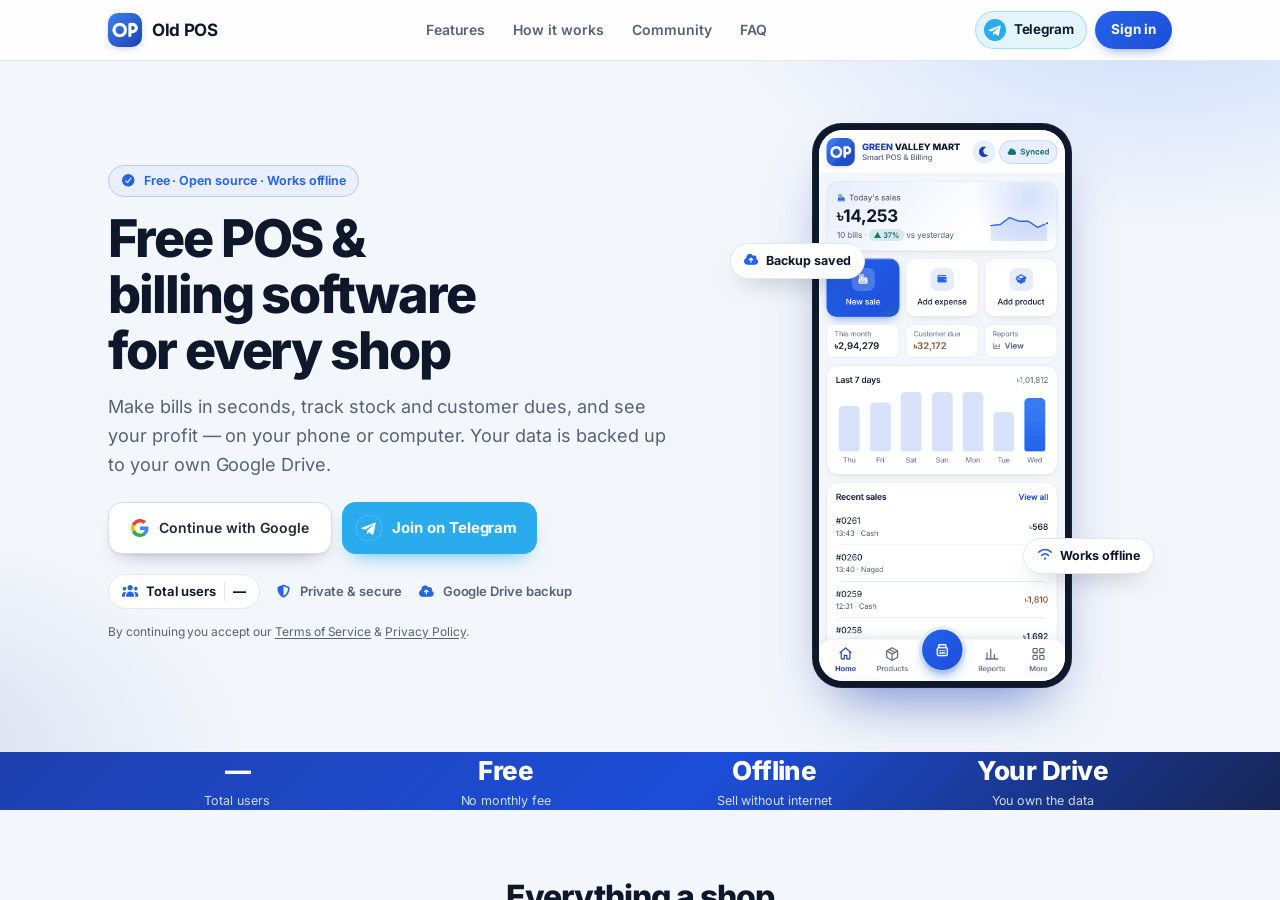
<file: index.html>
<!DOCTYPE html>
<html lang="en">
<head>
    <meta charset="UTF-8">
    <meta http-equiv="Content-Security-Policy" content="default-src 'self'; script-src 'self' 'unsafe-inline' https://accounts.google.com; style-src 'self' 'unsafe-inline' https://accounts.google.com; img-src 'self' data: blob: https://*.googleusercontent.com; font-src 'self' data:; connect-src 'self' https://*.googleapis.com https://accounts.google.com https://script.google.com https://script.googleusercontent.com; frame-src https://accounts.google.com; worker-src 'self'; manifest-src 'self'; object-src 'none'; base-uri 'self'; form-action 'self'; media-src 'self' blob:">
    <meta name="referrer" content="strict-origin-when-cross-origin">
    <meta name="viewport" content="width=device-width, initial-scale=1, viewport-fit=cover">
    <meta name="color-scheme" content="light dark">
    <title>Old POS – Free Offline POS & Billing Software for Shops</title>
    <meta name="description" content="Old POS is free, open-source POS and billing software that works offline. Barcode scanning, inventory, customer dues, expenses, reports and Google Drive backup.">
    <meta name="keywords" content="free POS software, offline POS, open source POS, point of sale app, billing software, POS for small business, inventory management software, barcode scanner POS, retail POS software, grocery POS, pharmacy POS, shop management software, customer due tracking, free billing app, POS system PWA, Old POS">
    <meta name="robots" content="index, follow, max-image-preview:large, max-snippet:-1, max-video-preview:-1">
    <meta name="author" content="Mehedi Hasan">
    <meta name="application-name" content="Old POS">
    <meta name="format-detection" content="telephone=no">
    <link rel="canonical" href="https://oldpos.com/">
    <link rel="alternate" hreflang="en" href="https://oldpos.com/">
    <link rel="alternate" hreflang="x-default" href="https://oldpos.com/">
    <meta property="og:type" content="website">
    <meta property="og:site_name" content="Old POS">
    <meta property="og:url" content="https://oldpos.com/">
    <meta property="og:title" content="Old POS – Free Offline POS & Billing Software for Shops">
    <meta property="og:description" content="Free offline POS and billing software for small shops: fast checkout, barcode scanning, inventory, customer dues, profit reports and Google Drive backup. No fees, no sign-up cost.">
    <meta property="og:image" content="https://oldpos.com/assets/icons/og-image.png">
    <meta property="og:image:width" content="1200">
    <meta property="og:image:height" content="630">
    <meta property="og:image:alt" content="Old POS – Simple POS for Every Business">
    <meta property="og:locale" content="en_US">
    <meta name="twitter:card" content="summary_large_image">
    <meta name="twitter:title" content="Old POS – Free Offline POS & Billing Software for Shops">
    <meta name="twitter:description" content="Free offline POS and billing software for small shops: fast checkout, barcode scanning, inventory, customer dues, profit reports and Google Drive backup. No fees, no sign-up cost.">
    <meta name="twitter:image" content="https://oldpos.com/assets/icons/og-image.png">
    <script type="application/ld+json">{"@context":"https://schema.org","@graph":[{"@type":"WebSite","@id":"https://oldpos.com/#website","url":"https://oldpos.com/","name":"Old POS","description":"Old POS is free, open-source POS and billing software that works offline. Barcode scanning, inventory, customer dues, expenses, reports and Google Drive backup.","inLanguage":"en","publisher":{"@id":"https://oldpos.com/#author"}},{"@type":"Person","@id":"https://oldpos.com/#author","name":"Mehedi Hasan","sameAs":["https://www.facebook.com/mehedi.exx"]},{"@type":"SoftwareApplication","@id":"https://oldpos.com/#app","name":"Old POS","alternateName":["Old POS Simple POS for Every Business","oldpos","Old POS software"],"url":"https://oldpos.com/","description":"Old POS is a free, open-source, offline-first point of sale (POS) and billing web app for small and medium businesses worldwide: fast checkout, barcode scanning, inventory with low-stock and expiry alerts, customer dues, suppliers, expenses, profit reports and automatic Google Drive backup. Installable on Android, iPhone, Windows, Mac and Linux.","applicationCategory":"BusinessApplication","applicationSubCategory":"Point of Sale","operatingSystem":"Web, Android, iOS, Windows, macOS, Linux","browserRequirements":"Requires a modern browser (Chrome, Edge, Safari, Firefox)","softwareVersion":"12.10.0","inLanguage":"en","isAccessibleForFree":true,"license":"https://opensource.org/licenses/MIT","image":"https://oldpos.com/assets/icons/og-image.png","screenshot":["https://oldpos.com/assets/screenshots/02-dashboard.png","https://oldpos.com/assets/screenshots/03-products.png","https://oldpos.com/assets/screenshots/08-reports.png","https://oldpos.com/assets/screenshots/desktop-02-dashboard.png","https://oldpos.com/assets/screenshots/desktop-10-sales-counter.png"],"featureList":["Works offline","Fast billing and checkout","Barcode scanning with the phone camera","Bluetooth thermal receipt printing","Customer due ledger","Inventory with low-stock and expiry alerts","Purchases and supplier ledger","Expense tracking","Sales and profit reports","PIN lock","Automatic Google Drive backup","Installable on Android, iPhone, Windows and Mac"],"offers":{"@type":"Offer","price":"0","priceCurrency":"USD"},"author":{"@id":"https://oldpos.com/#author"}}]}</script>
    <noscript><style>body::before{content:"Old POS needs JavaScript. Please enable it to open your shop.";display:block;padding:20px;text-align:center}</style></noscript>
    <script>(function(){try{var m=localStorage.getItem('esypos_theme')||'auto';if(m==='dark'||(m==='auto'&&window.matchMedia('(prefers-color-scheme: dark)').matches))document.documentElement.classList.add('dark')}catch(e){}})()</script>

<script>(function(){var n=true;try{n=localStorage.getItem('esypos_g_on')!=='1'}catch(e){}if(n)document.documentElement.classList.add('needs-login')})();</script>
    <style>html.needs-login .sidebar,html.needs-login .topbar,html.needs-login .main,html.needs-login .cart-bar,html.needs-login .bottom-nav,html.needs-login .drawer,html.needs-login #scrim{display:none!important}html.needs-login body{background:#1e40af}</style>
    <style id="splash-css">
#splash{position:fixed;inset:0;z-index:100000;display:flex;flex-direction:column;align-items:center;justify-content:center;gap:0;color:#fff;background:radial-gradient(120% 90% at 50% 18%,#2f63e6 0%,#1e40af 48%,#172554 100%);padding:24px;padding-top:calc(24px + env(safe-area-inset-top));padding-bottom:calc(24px + env(safe-area-inset-bottom));transition:opacity .45s ease,transform .45s ease,visibility .45s;overflow:hidden;font-family:Inter,system-ui,-apple-system,"Segoe UI",Roboto,sans-serif;-webkit-user-select:none;user-select:none}
#splash.out{opacity:0;visibility:hidden;transform:scale(1.04);pointer-events:none}
#splash .sp-glow{position:absolute;width:520px;height:520px;max-width:140vw;max-height:140vw;border-radius:50%;background:radial-gradient(circle,rgba(96,165,250,.45) 0%,rgba(96,165,250,0) 65%);animation:spGlow 2.6s ease-in-out infinite}
#splash .sp-dots{position:absolute;inset:0;background-image:radial-gradient(rgba(255,255,255,.10) 1px,transparent 1.5px);background-size:26px 26px;-webkit-mask-image:radial-gradient(circle at 50% 42%,#000 0%,transparent 70%);mask-image:radial-gradient(circle at 50% 42%,#000 0%,transparent 70%);animation:spDrift 14s linear infinite}
#splash .sp-logo{position:relative;width:132px;height:132px;display:flex;align-items:center;justify-content:center;animation:spPop .8s cubic-bezier(.2,1.3,.35,1) both}
#splash .sp-logo img{width:84px;height:84px;border-radius:22px;box-shadow:0 14px 40px rgba(2,6,23,.45);display:block;position:relative;z-index:2;animation:spFloat 3s ease-in-out .8s infinite}
#splash .sp-ring{position:absolute;inset:0;width:100%;height:100%;transform:rotate(-90deg)}
#splash .sp-ring circle{fill:none;stroke-width:3.5;stroke-linecap:round}
#splash .sp-ring .bg{stroke:rgba(255,255,255,.16)}
#splash .sp-ring .fg{stroke:#fff;stroke-dasharray:90 316;animation:spSpin 1.5s linear infinite;transform-origin:50% 50%}
#splash .sp-name{position:relative;margin-top:26px;font-size:32px;font-weight:800;letter-spacing:.2px;animation:spUp .7s ease .25s both}
#splash .sp-name span{color:#93c5fd}
#splash .sp-tag{position:relative;margin-top:6px;font-size:14px;opacity:.82;animation:spUp .7s ease .4s both;text-align:center}
#splash .sp-bar{position:relative;margin-top:34px;width:min(240px,64vw);height:5px;border-radius:99px;background:rgba(255,255,255,.18);overflow:hidden;animation:spUp .6s ease .55s both}
#splash .sp-bar i{display:block;height:100%;width:0;border-radius:99px;background:linear-gradient(90deg,#bfdbfe,#fff);box-shadow:0 0 14px rgba(255,255,255,.7);transition:width .5s ease;animation:spBar 1.9s cubic-bezier(.3,.7,.2,1) .5s forwards}
#splash.done .sp-bar i{animation:none;width:100%;transition:width .3s ease}
#splash .sp-status{position:relative;margin-top:12px;font-size:12.5px;opacity:.8;min-height:18px;animation:spUp .6s ease .7s both}
#splash .sp-ver{position:absolute;bottom:calc(18px + env(safe-area-inset-bottom));font-size:11.5px;opacity:.55;letter-spacing:.4px}
@keyframes spPop{0%{opacity:0;transform:scale(.4) rotate(-12deg)}100%{opacity:1;transform:none}}
@keyframes spUp{0%{opacity:0;transform:translateY(14px)}100%{opacity:1;transform:none}}
@keyframes spFloat{0%,100%{transform:translateY(0)}50%{transform:translateY(-5px)}}
@keyframes spSpin{to{transform:rotate(360deg)}}
@keyframes spGlow{0%,100%{transform:scale(.9);opacity:.75}50%{transform:scale(1.08);opacity:1}}
@keyframes spDrift{to{background-position:26px 26px}}
@keyframes spBar{0%{width:0}60%{width:72%}100%{width:90%}}
@media (prefers-reduced-motion:reduce){#splash *{animation-duration:.01s!important;animation-iteration-count:1!important}#splash .sp-ring .fg{stroke-dasharray:316 0}}
</style>
    <link rel="manifest" href="manifest.webmanifest">
    <script>try{var sk=localStorage.getItem('esypos_skin'),ds=localStorage.getItem('esypos_design');if(sk==='original'||(!sk&&ds==='classic'))document.documentElement.classList.add('classic');else if(sk&&sk!=='classic'&&/^[a-z]+$/.test(sk))document.documentElement.setAttribute('data-skin',sk)}catch(e){}</script>
    <meta name="theme-color" content="#edf2fd" media="(prefers-color-scheme: light)">
    <meta name="theme-color" content="#0d1628" media="(prefers-color-scheme: dark)">
    <link rel="preconnect" href="https://accounts.google.com">
    <meta name="mobile-web-app-capable" content="yes">
    <meta name="apple-mobile-web-app-capable" content="yes">
    <meta name="apple-mobile-web-app-status-bar-style" content="default">
    <meta name="apple-mobile-web-app-title" content="Old POS">
    <link rel="icon" href="favicon.ico?v=12.10.0" sizes="any">
    <link rel="icon" type="image/png" sizes="32x32" href="assets/icons/favicon-32.png">
    <link rel="icon" type="image/png" sizes="16x16" href="assets/icons/favicon-16.png">
    <link rel="icon" type="image/png" sizes="192x192" href="assets/icons/icon-192.png">
    <link rel="apple-touch-icon" href="assets/icons/apple-touch-icon.png">

    <link rel="preload" href="fonts/inter-latin-var.woff2" as="font" type="font/woff2" crossorigin>
    <link rel="preload" href="fonts/fa-solid-subset.woff2" as="font" type="font/woff2" crossorigin>
    <link rel="stylesheet" href="css/icons.css?v=12.10.0">
    <style>.hidden{display:none!important}.drawer{position:fixed;top:0;height:100%;transition:transform .28s}.drawer.left{left:0;transform:translateX(-100%)}.drawer.right{right:0;transform:translateX(100%)}.drawer.open{transform:none}</style>
    <link rel="stylesheet" href="css/app.css?v=12.10.0">
</head>
<body data-view="pos">

<!-- Splash: shows instantly while the app files and shop data load -->
<div id="splash" role="status" aria-live="polite" aria-label="Loading Old POS">
    <div class="sp-dots"></div><div class="sp-glow"></div>
    <div class="sp-logo">
        <svg class="sp-ring" viewBox="0 0 132 132" aria-hidden="true"><circle class="bg" cx="66" cy="66" r="62.5"/><circle class="fg" cx="66" cy="66" r="62.5"/></svg>
        <img src="assets/icons/icon-192.png" alt="" draggable="false" width="84" height="84">
    </div>
    <div class="sp-name">Old <span>POS</span></div>
    <div class="sp-tag">Simple POS for Every Business</div>
    <div class="sp-bar"><i></i></div>
    <div class="sp-status" id="sp-status">Starting…</div>
    <div class="sp-ver">v12.10.0 · Secure · Works offline</div>
</div>
<script>
(function(){
  var sp=document.getElementById('splash'); if(!sp) return;
  var st=document.getElementById('sp-status'), t0=Date.now(), gone=false;
  var again=false; try{again=sessionStorage.getItem('esypos_splash')==='1';sessionStorage.setItem('esypos_splash','1')}catch(e){}
  var MIN=again?650:1500;                       // first open of the session shows the full animation, reloads are quick
  var msgs=['Starting…','Loading your shop data…','Securing your session…','Preparing the sales counter…'];
  var i=0, tick=setInterval(function(){ if(st&&i<msgs.length-1){ st.textContent=msgs[++i]; } },520);
  function hide(){
    if(gone) return; gone=true; clearInterval(tick);
    if(st) st.textContent='Ready ✓'; sp.classList.add('done');
    setTimeout(function(){ sp.classList.add('out'); setTimeout(function(){ if(sp.parentNode) sp.parentNode.removeChild(sp); },520); },260);
  }
  function ready(){ var wait=Math.max(0,MIN-(Date.now()-t0)); setTimeout(hide,wait); }
  if(document.readyState==='complete') ready(); else window.addEventListener('load',ready);
  setTimeout(hide,8000);                        // failsafe: never trap the user on the splash
  window.Splash={hide:hide};
})();
</script>

<!-- Desktop sidebar -->
<aside class="sidebar" id="sidebar">
    <div class="brand brand-v2"><div class="brand-top"><div class="logo"><img class="logo-img" src="assets/icons/icon-192.png" alt="Old POS" draggable="false"></div><div class="fw7 brand-name">Old POS</div></div><div class="brand-stats"><div class="bs-row bs-total" aria-label="Total users"><i class="fas fa-users"></i><span>Total users</span><b class="js-ucount">—</b></div></div></div>
    <nav class="nav" id="nav-desk"></nav>
    <div class="side-foot">
        <div class="js-acct"></div>
        <div class="foot-actions"><button class="btn btn-ghost" onclick="App.closeDrawers();Skin.picker()"><i class="fas fa-palette"></i> Theme</button><button class="btn btn-ghost" onclick="Lock.lockNow()"><i class="fas fa-lock"></i> Lock app</button></div>
        <div class="foot-actions"><button class="btn btn-ghost js-fsbtn" onclick="App.closeDrawers();PWA.fullscreen()"><i class="fas fa-mobile-screen"></i> Full screen</button></div>
        <div class="legal-links"><a href="privacy.html" target="_blank" rel="noopener">Privacy Policy</a> · <a href="terms.html" target="_blank" rel="noopener">Terms of Service</a></div>
    </div>
</aside>

<!-- Mobile topbar -->
<header class="topbar">
    <div class="tb-brand"><div class="logo"><img class="logo-img" src="assets/icons/icon-192.png" alt="Old POS" draggable="false"></div><div class="tb-id"><b id="tb-shop" class="tb-shop"><em>Old</em> POS</b><span id="tb-sub" class="tb-sub">Smart POS &amp; Billing</span></div></div>
    <div class="flex items-c topbar-actions">
        <button type="button" class="tb-theme" onclick="Theme.toggle()" aria-label="Switch theme"><i class="theme-ico fas fa-moon"></i></button>
        <button type="button" class="sync-chip js-chip" onclick="Cloud.chip()" title="Google Drive Backup"></button>
    </div>
</header>

<main class="main"><div id="view" class="view"></div></main>

<div id="scrim" class="scrim hidden" onclick="App.closeDrawers()"></div>

<!-- Mobile Menu -->
<aside id="mobile-nav" class="drawer left">
    <div class="brand brand-v2"><div class="brand-top"><div class="logo"><img class="logo-img" src="assets/icons/icon-192.png" alt="Old POS" draggable="false"></div><div class="fw7 brand-name grow">Old POS</div><button class="icon-btn" onclick="App.closeDrawers()" aria-label="Close menu"><i class="fas fa-xmark"></i></button></div><div class="brand-stats"><div class="bs-row bs-total" aria-label="Total users"><i class="fas fa-users"></i><span>Total users</span><b class="js-ucount">—</b></div></div></div>
    <nav class="nav" id="nav-mob"></nav>
    <div class="side-foot">
        <div class="js-acct" onclick="App.closeDrawers()"></div>
        <div class="foot-actions"><button class="btn btn-ghost" onclick="App.closeDrawers();Skin.picker()"><i class="fas fa-palette"></i> Theme</button><button class="btn btn-ghost" onclick="App.closeDrawers();Lock.lockNow()"><i class="fas fa-lock"></i> Lock app</button></div>
        <div class="foot-actions"><button class="btn btn-ghost js-fsbtn" onclick="App.closeDrawers();PWA.fullscreen()"><i class="fas fa-mobile-screen"></i> Full screen</button></div>
        <div class="legal-links"><a href="privacy.html" target="_blank" rel="noopener">Privacy Policy</a> · <a href="terms.html" target="_blank" rel="noopener">Terms of Service</a></div>
    </div>
</aside>

<!-- Mobile Cart -->
<aside id="mobile-cart" class="drawer right">
    <div class="drawer-head"><b>Sales Cart</b><button class="icon-btn" onclick="App.closeDrawers()" aria-label="Close cart"><i class="fas fa-xmark"></i></button></div>
    <div id="cart-mobile" class="drawer-body"></div>
</aside>

<button type="button" id="cart-bar" class="cart-bar empty" onclick="App.toggleCart()" aria-label="Cart"></button>

<div id="toast" class="hidden"></div>

<section id="seo-content" class="seo-only" aria-labelledby="about-h">
    <h2 id="about-h">Old POS: free offline POS and billing software for shops and small businesses</h2>
    <p>Old POS is a free, open-source point of sale (POS) and billing system that runs in your browser and installs like an app on Android, iPhone, Windows, Mac and Linux. Make a bill in seconds, scan barcodes with your phone camera, track stock and expiry dates, manage customer dues and supplier payments, record expenses and see profit reports on one dashboard. It keeps working without internet, and your data is backed up to your own Google Drive: no server to run, no monthly fee and no third party holding your sales.</p>
    <p>Built for retail and service shops anywhere in the world, Old POS works with any currency and replaces paper bills and notebooks with a simple, fast and private shop management app. Open it, sign in with Google and start selling.</p>
    <div class="about-grid">
        <article><h3>Fast billing and checkout</h3><p>Search products or scan barcodes, apply discounts and tax, hold bills and accept cash, card, mobile banking or due, then print or share the receipt.</p></article>
        <article><h3>Inventory and stock alerts</h3><p>Track stock levels, low-stock and expiry alerts, product photos and barcode labels, and import or export products with CSV.</p></article>
        <article><h3>Customer dues and suppliers</h3><p>Keep a clear ledger for every customer and supplier, collect payments and send reminders by WhatsApp or SMS.</p></article>
        <article><h3>Expenses and profit reports</h3><p>See sales, expenses, gross and net profit, collections and a 7-day chart. Export reports as CSV.</p></article>
        <article><h3>Works offline, installs anywhere</h3><p>An installable progressive web app (PWA) that opens and sells without internet and syncs when you are back online.</p></article>
        <article><h3>Private and free</h3><p>Your shop data stays on your device and in one backup file in your own Google Drive. No ads, no tracking, no subscription.</p></article>
    </div>
    <h3 class="who">Who uses Old POS?</h3>
    <p>Grocery and convenience stores, pharmacies, fashion, fabric and gift shops, mobile phone shops, restaurants and cafes, wholesalers and any small business that needs a free billing and inventory app.</p>
    <nav aria-label="Old POS pages"><a href="features.html">Features and FAQ</a> · <a href="privacy.html">Privacy Policy</a> · <a href="terms.html">Terms of Service</a> · <a href="license.html">MIT License</a></nav>
</section>


<script defer src="js/core/core.js?v=12.10.0"></script>
<script defer src="js/core/barcode.js?v=12.10.0"></script>
<script defer src="js/core/wedge.js?v=12.10.0"></script>
<script defer src="js/core/linear.js?v=12.10.0"></script>
<script defer src="js/core/ui.js?v=12.10.0"></script>
<script defer src="js/services/keypad.js?v=12.10.0"></script>
<script defer src="js/modules/app.js?v=12.10.0"></script>
<script defer src="js/modules/people.js?v=12.10.0"></script>
<script defer src="js/modules/misc.js?v=12.10.0"></script>
<script defer src="js/modules/home.js?v=12.10.0"></script>
<script defer src="js/modules/settings.js?v=12.10.0"></script>
<script defer src="js/services/labelprinter.js?v=12.10.0"></script>
<script defer src="js/services/recovery.js?v=12.10.0"></script>
<script defer src="js/services/guard.js?v=12.10.0"></script>
<script defer src="js/services/security.js?v=12.10.0"></script>
<script defer src="js/services/safety.js?v=12.10.0"></script>
<script defer src="js/core/config.js?v=12.10.0"></script>
<script defer src="js/services/cloud.js?v=12.10.0"></script>
<script defer src="js/services/appshell.js?v=12.10.0"></script>
<script defer src="js/services/polish.js?v=12.10.0"></script>
<script defer src="js/services/community.js?v=12.10.0"></script>
<script defer src="js/services/pwa.js?v=12.10.0"></script>
</body>
</html>
</file>
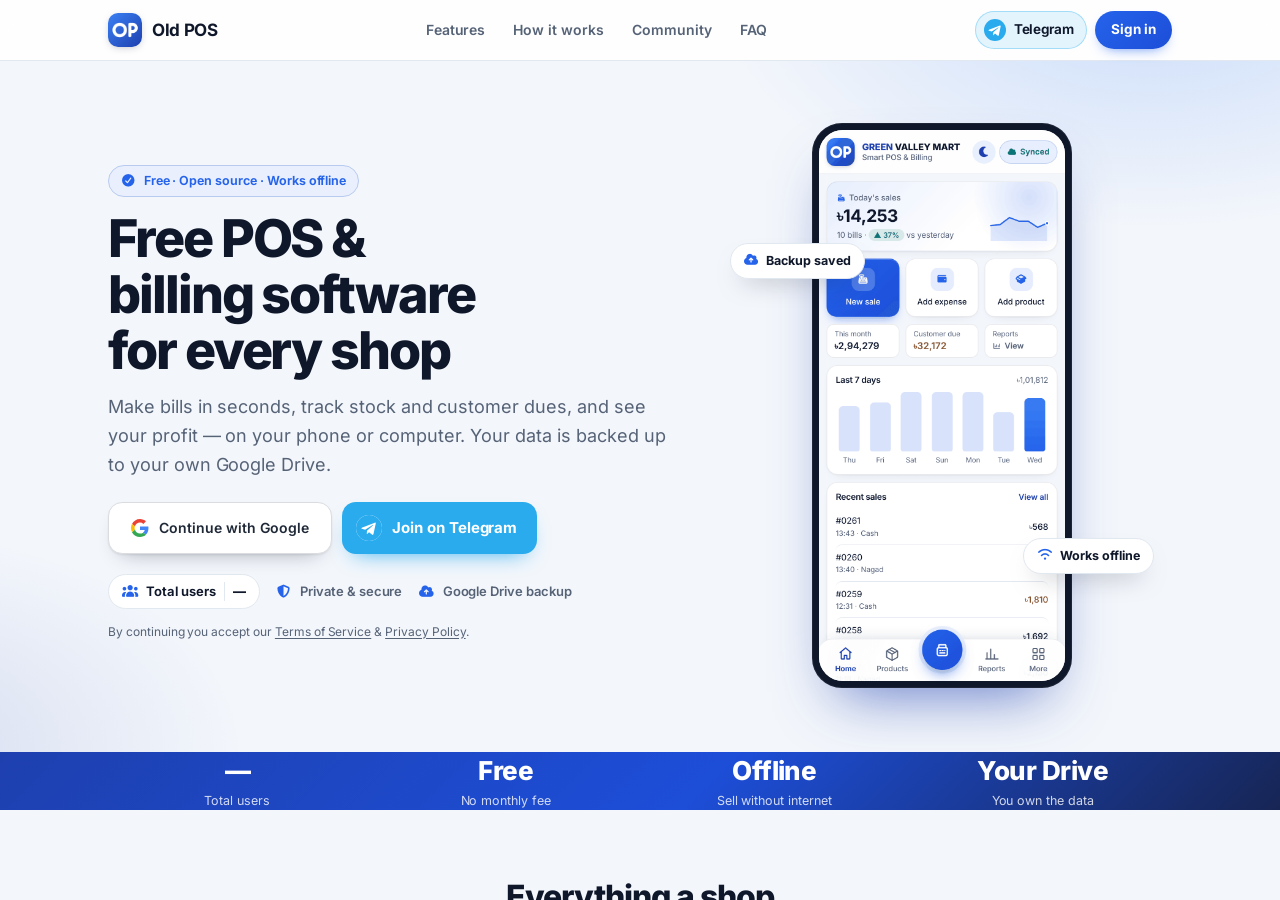
<file: business/index.html>
<!DOCTYPE html>
<html lang="bn">
<head>
<meta charset="UTF-8">
<meta name="viewport" content="width=device-width, initial-scale=1">
<title>Old POS Business Support</title>
<meta name="robots" content="noindex">
<meta name="theme-color" content="#1e40af">
<link rel="canonical" href="https://oldpos.com/business">
<link rel="icon" type="image/png" href="/assets/icons/favicon-32.png">
<!-- oldpos.com/business is not a separate page: it opens inside the Old POS software (sign-in required). -->
<script>(function(){var q=(location.search||'').replace(/^\?/,'');location.replace('/?go=business'+(q?'&'+q:''))})();</script>
<noscript><meta http-equiv="refresh" content="0;url=/?go=business"></noscript>
<style>body{margin:0;font:16px/1.6 system-ui,-apple-system,"Segoe UI",Roboto,"Noto Sans Bengali","Nirmala UI",sans-serif;background:#1e40af;color:#fff;display:grid;place-items:center;min-height:100vh;text-align:center}a{color:#bfdbfe;font-weight:700}</style>
</head>
<body><p>Old POS খোলা হচ্ছে…<br><a href="/?go=business">না খুললে এখানে চাপুন</a></p></body>
</html>
</file>
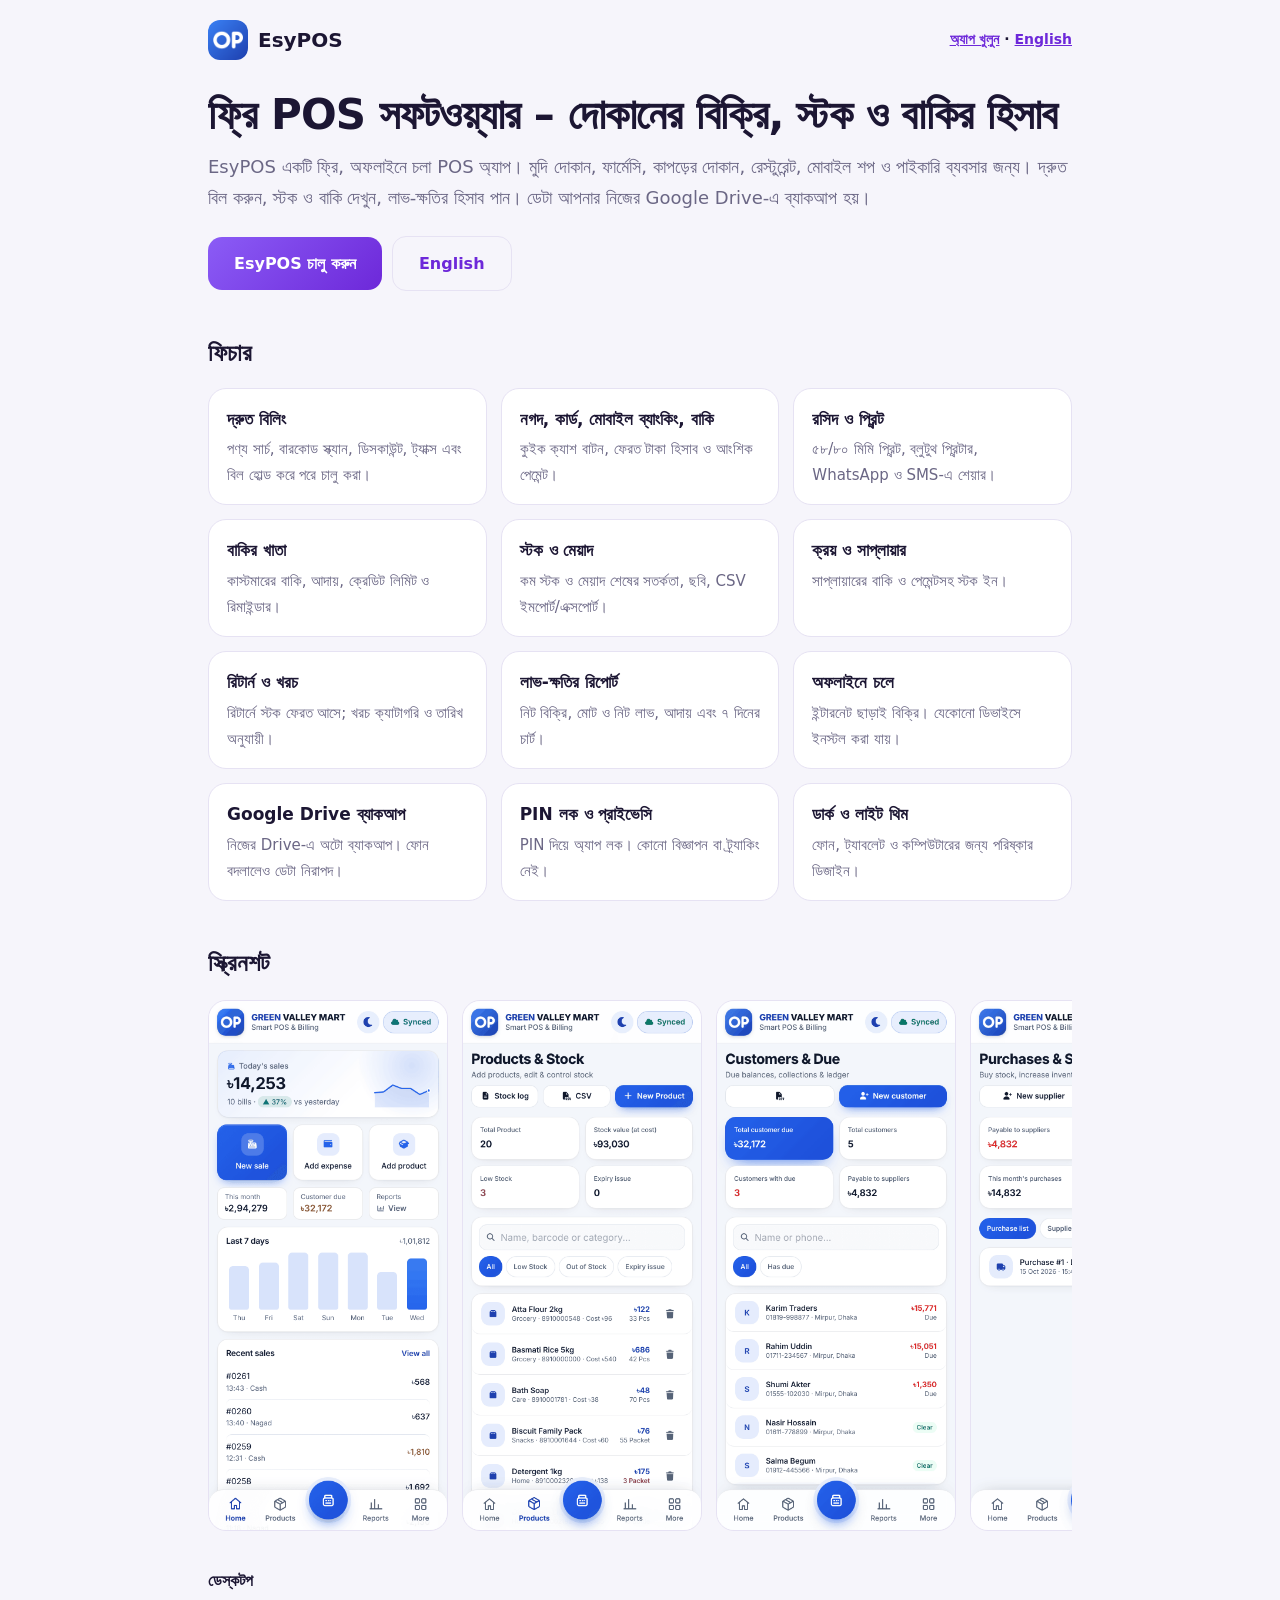
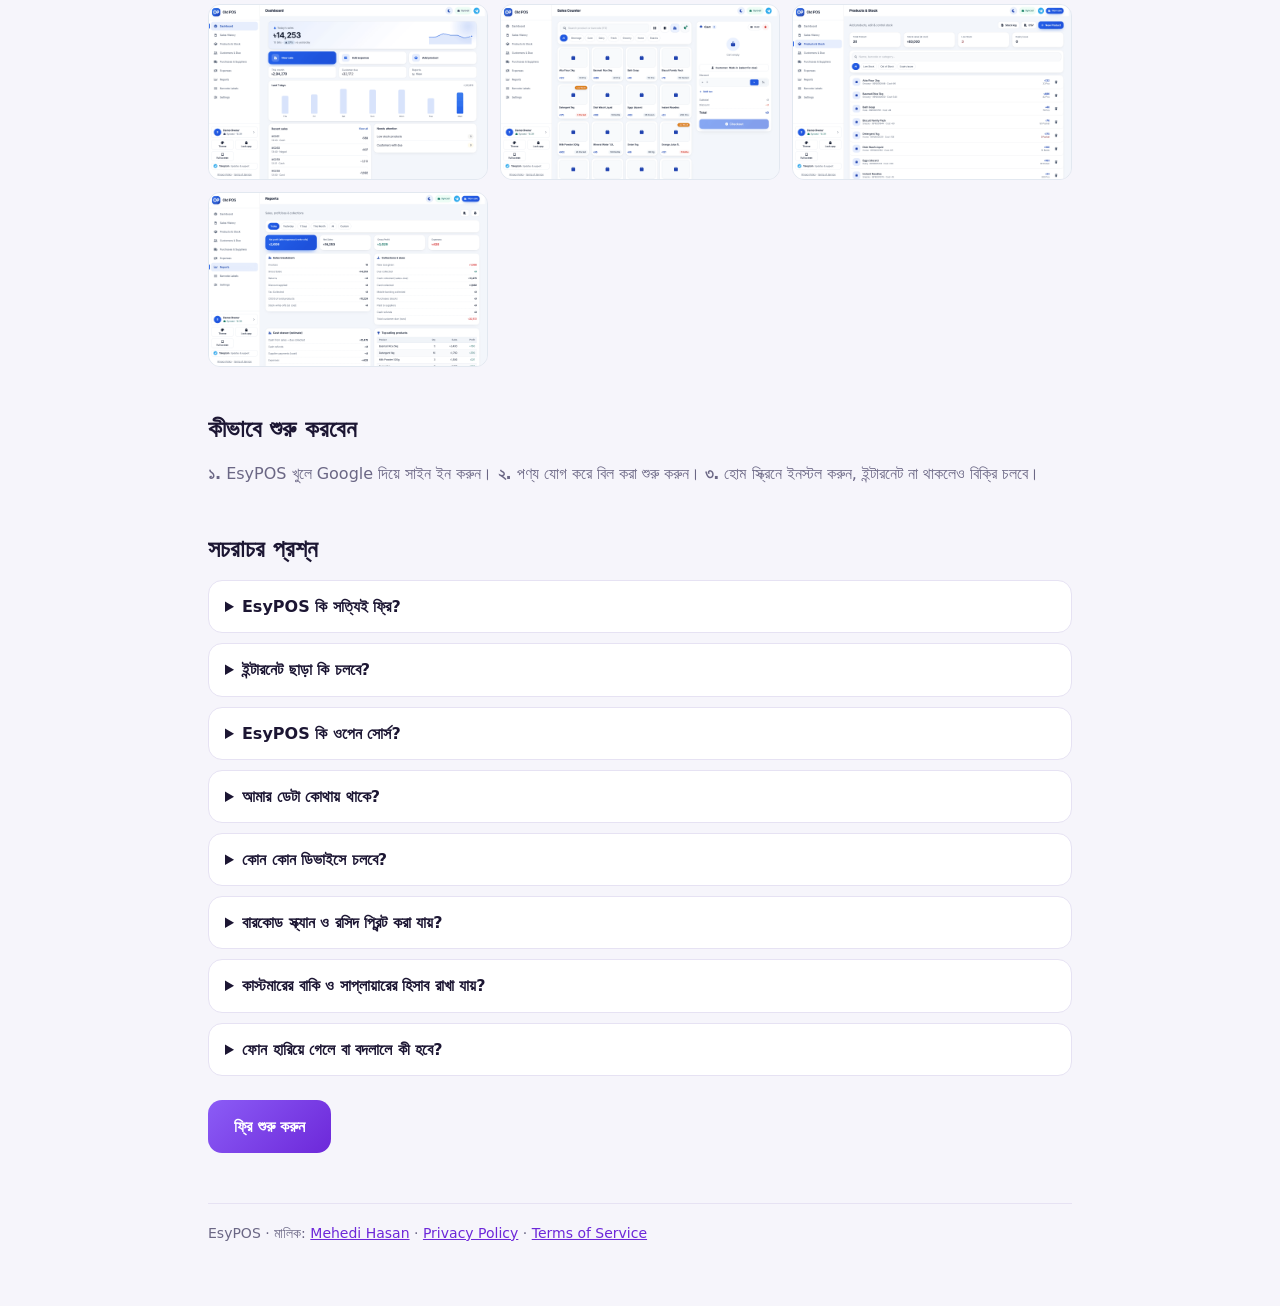
<file: bn.html>
<!DOCTYPE html>
<html lang="bn">
<head>
<meta charset="UTF-8">
<meta name="viewport" content="width=device-width, initial-scale=1">
<title>EsyPOS – ফ্রি POS সফটওয়্যার | বিক্রি, স্টক ও বাকির হিসাব</title>
<meta name="description" content="ফ্রি অফলাইন POS সফটওয়্যার। দ্রুত বিলিং, বারকোড স্ক্যান, স্টক, কাস্টমারের বাকি, খরচ, লাভ-ক্ষতির রিপোর্ট ও Google Drive ব্যাকআপ।">
<meta name="robots" content="index, follow, max-image-preview:large">
<link rel="canonical" href="https://esypos.github.io/bn.html">
<link rel="alternate" hreflang="bn" href="https://esypos.github.io/bn.html">
<link rel="alternate" hreflang="en" href="https://esypos.github.io/features.html">
<link rel="alternate" hreflang="x-default" href="https://esypos.github.io/">
<meta property="og:type" content="website">
<meta property="og:site_name" content="EsyPOS">
<meta property="og:title" content="EsyPOS – ফ্রি POS সফটওয়্যার | বিক্রি, স্টক ও বাকির হিসাব">
<meta property="og:description" content="ফ্রি অফলাইন POS সফটওয়্যার। দ্রুত বিলিং, বারকোড স্ক্যান, স্টক, কাস্টমারের বাকি, খরচ, লাভ-ক্ষতির রিপোর্ট ও Google Drive ব্যাকআপ।">
<meta property="og:url" content="https://esypos.github.io/bn.html">
<meta property="og:image" content="https://esypos.github.io/assets/icons/og-image.png">
<meta name="twitter:card" content="summary_large_image">
<meta name="theme-color" content="#5b21b6">
<link rel="icon" href="favicon.ico" sizes="any">
<link rel="icon" type="image/png" sizes="32x32" href="assets/icons/favicon-32.png">
<link rel="apple-touch-icon" href="assets/icons/apple-touch-icon.png">
<link rel="manifest" href="manifest.webmanifest">
<script type="application/ld+json">{"@context":"https://schema.org","@graph":[{"@type":"WebPage","@id":"https://esypos.github.io/bn.html","url":"https://esypos.github.io/bn.html","name":"EsyPOS – ফ্রি POS সফটওয়্যার","isPartOf":{"@id":"https://esypos.github.io/#website"},"inLanguage":"bn"},{"@type":"FAQPage","mainEntity":[{"@type":"Question","name":"EsyPOS কি সত্যিই ফ্রি?","acceptedAnswer":{"@type":"Answer","text":"হ্যাঁ। EsyPOS সম্পূর্ণ ফ্রি, কোনো মাসিক ফি বা লুকানো খরচ নেই।"}},{"@type":"Question","name":"ইন্টারনেট ছাড়া কি চলবে?","acceptedAnswer":{"@type":"Answer","text":"হ্যাঁ। একবার খোলার পর ইন্টারনেট ছাড়াই বিক্রি করা যায়। ইন্টারনেট এলে ডেটা নিজে থেকেই Google Drive-এ ব্যাকআপ হয়।"}},{"@type":"Question","name":"আমার ডেটা কোথায় থাকে?","acceptedAnswer":{"@type":"Answer","text":"আপনার ডিভাইসে এবং আপনার নিজের Google Drive-এর প্রাইভেট ফোল্ডারে। EsyPOS-এর কোনো সার্ভার নেই, তাই আপনার ডেটা আমরা দেখতে পাই না।"}},{"@type":"Question","name":"কোন কোন ডিভাইসে চলবে?","acceptedAnswer":{"@type":"Answer","text":"Android, iPhone, Windows, Mac ও Linux-এর যেকোনো আধুনিক ব্রাউজারে। ব্রাউজার থেকে অ্যাপের মতো ইনস্টল করা যায়।"}},{"@type":"Question","name":"বারকোড স্ক্যান ও রসিদ প্রিন্ট করা যায়?","acceptedAnswer":{"@type":"Answer","text":"হ্যাঁ। ফোনের ক্যামেরা, USB বা ব্লুটুথ স্ক্যানার দিয়ে স্ক্যান করা যায়। ৫৮/৮০ মিমি কাগজে বা ব্লুটুথ থার্মাল প্রিন্টারে প্রিন্ট করা যায়।"}},{"@type":"Question","name":"কাস্টমারের বাকি ও সাপ্লায়ারের হিসাব রাখা যায়?","acceptedAnswer":{"@type":"Answer","text":"হ্যাঁ। প্রতিটি কাস্টমার ও সাপ্লায়ারের আলাদা খাতা আছে। WhatsApp বা SMS-এ বাকির রিমাইন্ডার পাঠানো যায়।"}},{"@type":"Question","name":"ফোন হারিয়ে গেলে বা বদলালে কী হবে?","acceptedAnswer":{"@type":"Answer","text":"একই Google অ্যাকাউন্টে সাইন ইন করলেই Drive ব্যাকআপ থেকে সব ডেটা ফিরে আসবে।"}}]}]}</script>
<style>
:root{--bg:#f6f5fb;--card:#fff;--tx:#1c1633;--mu:#6b6785;--pr:#6d28d9;--bd:#e6e2f3}
@media(prefers-color-scheme:dark){:root{--bg:#0f0c1d;--card:#181430;--tx:#efeaff;--mu:#a49fc2;--pr:#a78bfa;--bd:#2a2547}}
*{box-sizing:border-box}body{margin:0;background:var(--bg);color:var(--tx);font:16px/1.7 Inter,"Noto Sans Bengali",system-ui,-apple-system,Segoe UI,Roboto,sans-serif}
.w{max-width:900px;margin:0 auto;padding:20px 18px 60px}header{display:flex;align-items:center;gap:10px;font-weight:800;font-size:20px}header img{width:40px;height:40px;border-radius:12px}
header nav{margin-left:auto;font-size:14px;font-weight:600}a{color:var(--pr)}h1{font-size:clamp(28px,6vw,42px);line-height:1.2;margin:30px 0 12px;letter-spacing:-.02em}h2{font-size:24px;margin:42px 0 10px}h3{font-size:17px;margin:18px 0 4px}
p{margin:8px 0;color:var(--mu)}.lead{font-size:18px}.btn{display:inline-block;background:linear-gradient(135deg,#8b5cf6,#6d28d9);color:#fff!important;text-decoration:none;font-weight:700;padding:13px 26px;border-radius:14px;margin:14px 10px 0 0}.btn.o{background:none;color:var(--pr)!important;border:1.5px solid var(--bd)}
.g{display:grid;grid-template-columns:repeat(auto-fit,minmax(250px,1fr));gap:14px;margin-top:14px}.c{background:var(--card);border:1px solid var(--bd);border-radius:18px;padding:16px 18px}.c h3{margin-top:0}.c p{margin:0;font-size:15px}
.s{display:flex;gap:14px;overflow-x:auto;padding:6px 0 14px;scroll-snap-type:x mandatory}.s img{flex:0 0 auto;width:240px;height:auto;border-radius:18px;border:1px solid var(--bd);scroll-snap-align:start}
details{background:var(--card);border:1px solid var(--bd);border-radius:14px;padding:12px 16px;margin:10px 0}summary{cursor:pointer;font-weight:700}details p{margin-top:8px}
footer{margin-top:50px;padding-top:18px;border-top:1px solid var(--bd);font-size:14px;color:var(--mu)}
.sh{margin:22px 0 10px;font-size:16px}.sd{display:grid;grid-template-columns:repeat(auto-fit,minmax(280px,1fr));gap:12px}.sd img{width:100%;height:auto;border-radius:12px;border:1px solid #e2e8f0}</style>
</head>
<body><div class="w">
<header><img src="assets/icons/icon-192.png" alt="EsyPOS logo" width="40" height="40"><span>EsyPOS</span><nav><a href="https://esypos.github.io/">অ্যাপ খুলুন</a> · <a href="features.html" hreflang="en" lang="en">English</a></nav></header>
<h1>ফ্রি POS সফটওয়্যার – দোকানের বিক্রি, স্টক ও বাকির হিসাব</h1>
<p class="lead">EsyPOS একটি ফ্রি, অফলাইনে চলা POS অ্যাপ। মুদি দোকান, ফার্মেসি, কাপড়ের দোকান, রেস্টুরেন্ট, মোবাইল শপ ও পাইকারি ব্যবসার জন্য। দ্রুত বিল করুন, স্টক ও বাকি দেখুন, লাভ-ক্ষতির হিসাব পান। ডেটা আপনার নিজের Google Drive-এ ব্যাকআপ হয়।</p>
<a class="btn" href="https://esypos.github.io/">EsyPOS চালু করুন</a><a class="btn o" href="features.html" hreflang="en" lang="en">English</a>
<h2>ফিচার</h2><div class="g"><div class="c"><h3>দ্রুত বিলিং</h3><p>পণ্য সার্চ, বারকোড স্ক্যান, ডিসকাউন্ট, ট্যাক্স এবং বিল হোল্ড করে পরে চালু করা।</p></div><div class="c"><h3>নগদ, কার্ড, মোবাইল ব্যাংকিং, বাকি</h3><p>কুইক ক্যাশ বাটন, ফেরত টাকা হিসাব ও আংশিক পেমেন্ট।</p></div><div class="c"><h3>রসিদ ও প্রিন্ট</h3><p>৫৮/৮০ মিমি প্রিন্ট, ব্লুটুথ প্রিন্টার, WhatsApp ও SMS-এ শেয়ার।</p></div><div class="c"><h3>বাকির খাতা</h3><p>কাস্টমারের বাকি, আদায়, ক্রেডিট লিমিট ও রিমাইন্ডার।</p></div><div class="c"><h3>স্টক ও মেয়াদ</h3><p>কম স্টক ও মেয়াদ শেষের সতর্কতা, ছবি, CSV ইমপোর্ট/এক্সপোর্ট।</p></div><div class="c"><h3>ক্রয় ও সাপ্লায়ার</h3><p>সাপ্লায়ারের বাকি ও পেমেন্টসহ স্টক ইন।</p></div><div class="c"><h3>রিটার্ন ও খরচ</h3><p>রিটার্নে স্টক ফেরত আসে; খরচ ক্যাটাগরি ও তারিখ অনুযায়ী।</p></div><div class="c"><h3>লাভ-ক্ষতির রিপোর্ট</h3><p>নিট বিক্রি, মোট ও নিট লাভ, আদায় এবং ৭ দিনের চার্ট।</p></div><div class="c"><h3>অফলাইনে চলে</h3><p>ইন্টারনেট ছাড়াই বিক্রি। যেকোনো ডিভাইসে ইনস্টল করা যায়।</p></div><div class="c"><h3>Google Drive ব্যাকআপ</h3><p>নিজের Drive-এ অটো ব্যাকআপ। ফোন বদলালেও ডেটা নিরাপদ।</p></div><div class="c"><h3>PIN লক ও প্রাইভেসি</h3><p>PIN দিয়ে অ্যাপ লক। কোনো বিজ্ঞাপন বা ট্র্যাকিং নেই।</p></div><div class="c"><h3>ডার্ক ও লাইট থিম</h3><p>ফোন, ট্যাবলেট ও কম্পিউটারের জন্য পরিষ্কার ডিজাইন।</p></div></div>
<h2>স্ক্রিনশট</h2><div class="s"><img src="assets/screenshots/02-dashboard.png" width="240" height="533" loading="lazy" alt="Old POS dashboard with daily sales and profit"><img src="assets/screenshots/03-products.png" width="240" height="533" loading="lazy" alt="Products and stock management screen"><img src="assets/screenshots/04-customers.png" width="240" height="533" loading="lazy" alt="Customer due and ledger screen"><img src="assets/screenshots/05-purchases.png" width="240" height="533" loading="lazy" alt="Purchases and suppliers screen"><img src="assets/screenshots/06-expenses.png" width="240" height="533" loading="lazy" alt="Expense tracking screen"><img src="assets/screenshots/07-sales-history.png" width="240" height="533" loading="lazy" alt="Sales history with receipts"><img src="assets/screenshots/08-reports.png" width="240" height="533" loading="lazy" alt="Sales and profit reports"><img src="assets/screenshots/09-settings-backup.png" width="240" height="533" loading="lazy" alt="Google Drive cloud backup and Bluetooth printer settings"></div><h3 class="sh">ডেস্কটপ</h3><div class="sd"><img src="assets/screenshots/desktop-02-dashboard.png" width="480" height="300" loading="lazy" alt="Old POS desktop dashboard"><img src="assets/screenshots/desktop-10-sales-counter.png" width="480" height="300" loading="lazy" alt="Users page with countries and live users"><img src="assets/screenshots/desktop-03-products.png" width="480" height="300" loading="lazy" alt="Products and stock on desktop"><img src="assets/screenshots/desktop-08-reports.png" width="480" height="300" loading="lazy" alt="Reports on desktop"></div>
<h2>কীভাবে শুরু করবেন</h2>
<p><b>১.</b> EsyPOS খুলে Google দিয়ে সাইন ইন করুন। <b>২.</b> পণ্য যোগ করে বিল করা শুরু করুন। <b>৩.</b> হোম স্ক্রিনে ইনস্টল করুন, ইন্টারনেট না থাকলেও বিক্রি চলবে।</p>
<h2>সচরাচর প্রশ্ন</h2>
<details><summary>EsyPOS কি সত্যিই ফ্রি?</summary><p>হ্যাঁ। EsyPOS সম্পূর্ণ ফ্রি, কোনো মাসিক ফি বা লুকানো খরচ নেই।</p></details><details><summary>ইন্টারনেট ছাড়া কি চলবে?</summary><p>হ্যাঁ। একবার খোলার পর ইন্টারনেট ছাড়াই বিক্রি করা যায়। ইন্টারনেট এলে ডেটা নিজে থেকেই Google Drive-এ ব্যাকআপ হয়।</p></details><details><summary>EsyPOS কি ওপেন সোর্স?</summary><p>হ্যাঁ। এটি ওপেন সোর্স প্রজেক্ট। যে কেউ নিজের Google অ্যাকাউন্ট দিয়ে নিজের ব্যবসা পরিচালনা করতে পারবেন, কোনো থার্ড পার্টি কোম্পানির কাছে যেতে হবে না।</p></details><details><summary>আমার ডেটা কোথায় থাকে?</summary><p>আপনার ডিভাইসে এবং আপনার নিজের Google Drive-এর প্রাইভেট ফোল্ডারে। EsyPOS-এর কোনো সার্ভার নেই, তাই আপনার ডেটা আমরা দেখতে পাই না।</p></details><details><summary>কোন কোন ডিভাইসে চলবে?</summary><p>Android, iPhone, Windows, Mac ও Linux-এর যেকোনো আধুনিক ব্রাউজারে। ব্রাউজার থেকে অ্যাপের মতো ইনস্টল করা যায়।</p></details><details><summary>বারকোড স্ক্যান ও রসিদ প্রিন্ট করা যায়?</summary><p>হ্যাঁ। ফোনের ক্যামেরা, USB বা ব্লুটুথ স্ক্যানার দিয়ে স্ক্যান করা যায়। ৫৮/৮০ মিমি কাগজে বা ব্লুটুথ থার্মাল প্রিন্টারে প্রিন্ট করা যায়।</p></details><details><summary>কাস্টমারের বাকি ও সাপ্লায়ারের হিসাব রাখা যায়?</summary><p>হ্যাঁ। প্রতিটি কাস্টমার ও সাপ্লায়ারের আলাদা খাতা আছে। WhatsApp বা SMS-এ বাকির রিমাইন্ডার পাঠানো যায়।</p></details><details><summary>ফোন হারিয়ে গেলে বা বদলালে কী হবে?</summary><p>একই Google অ্যাকাউন্টে সাইন ইন করলেই Drive ব্যাকআপ থেকে সব ডেটা ফিরে আসবে।</p></details>
<a class="btn" href="https://esypos.github.io/">ফ্রি শুরু করুন</a>
<footer>EsyPOS · মালিক: <a href="https://www.facebook.com/mehedi.exx" rel="noopener">Mehedi Hasan</a> · <a href="privacy.html">Privacy Policy</a> · <a href="terms.html">Terms of Service</a></footer>
</div></body></html>
</file>
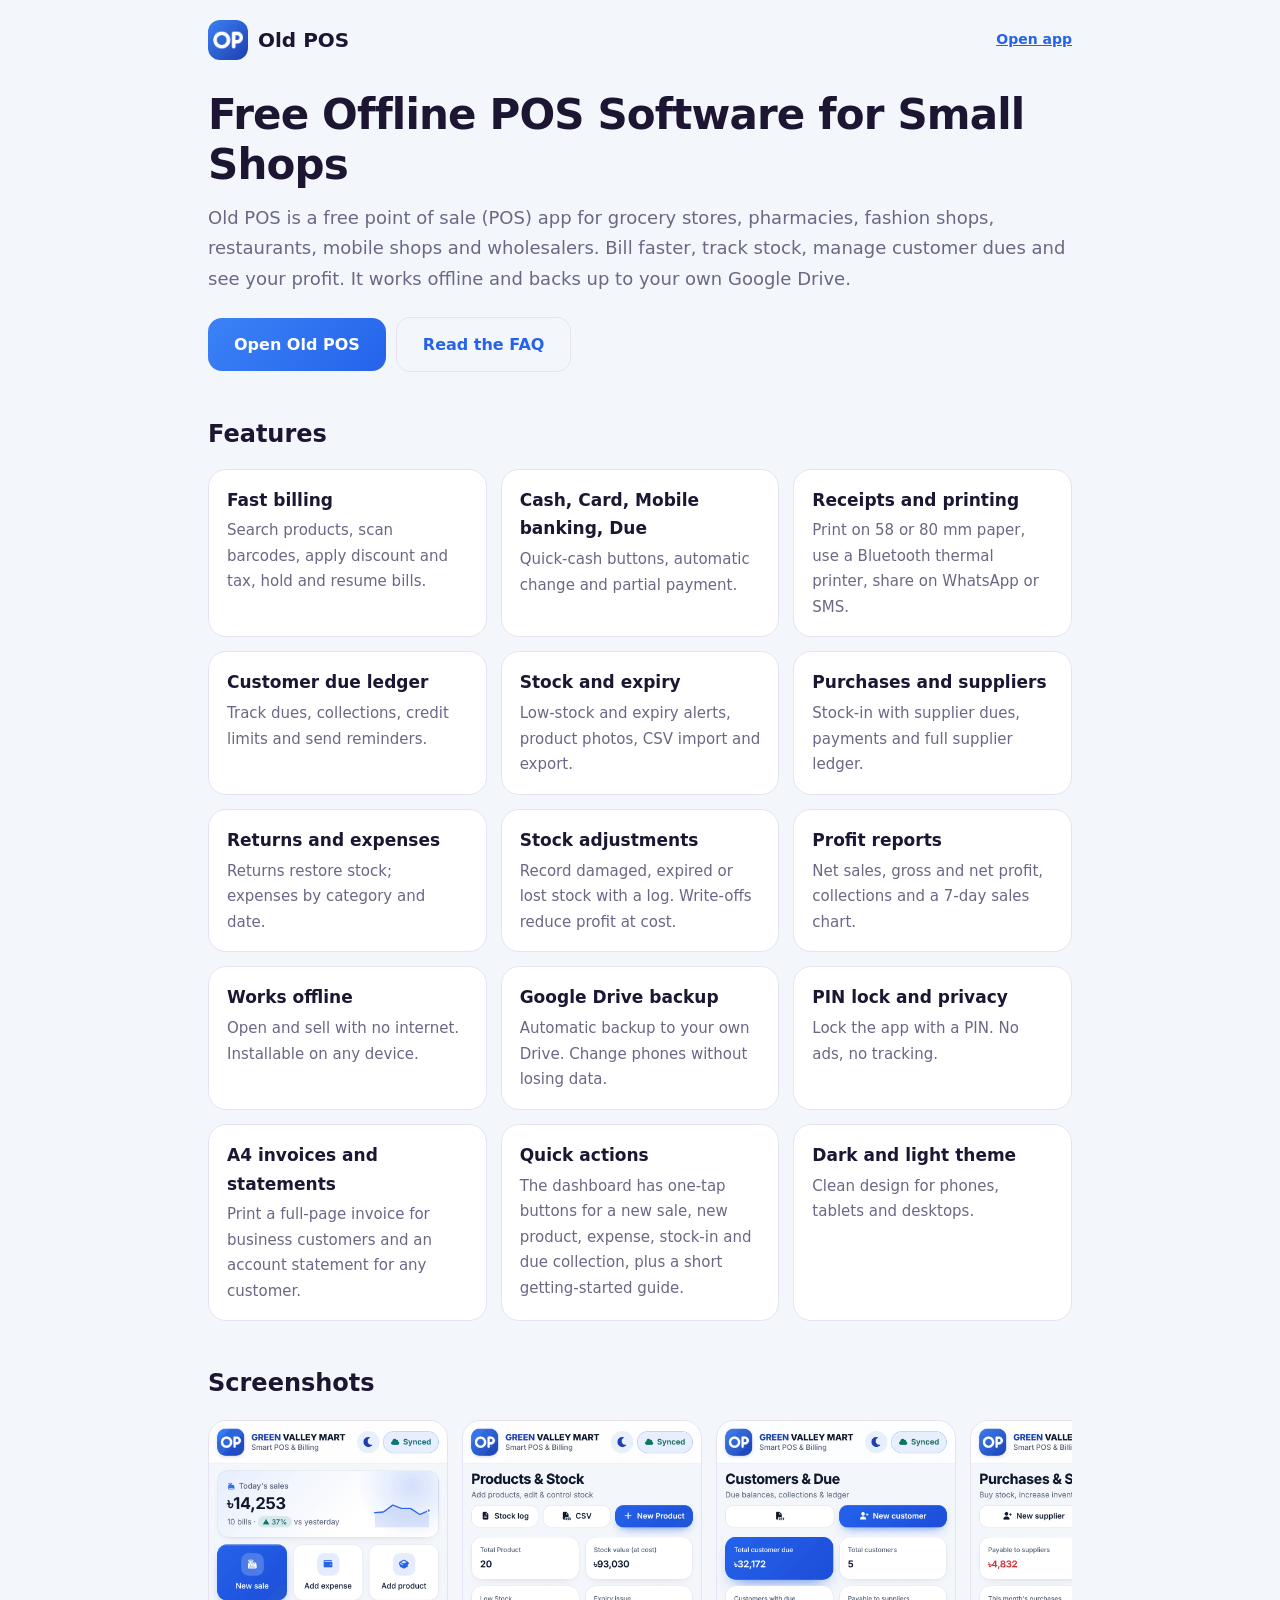
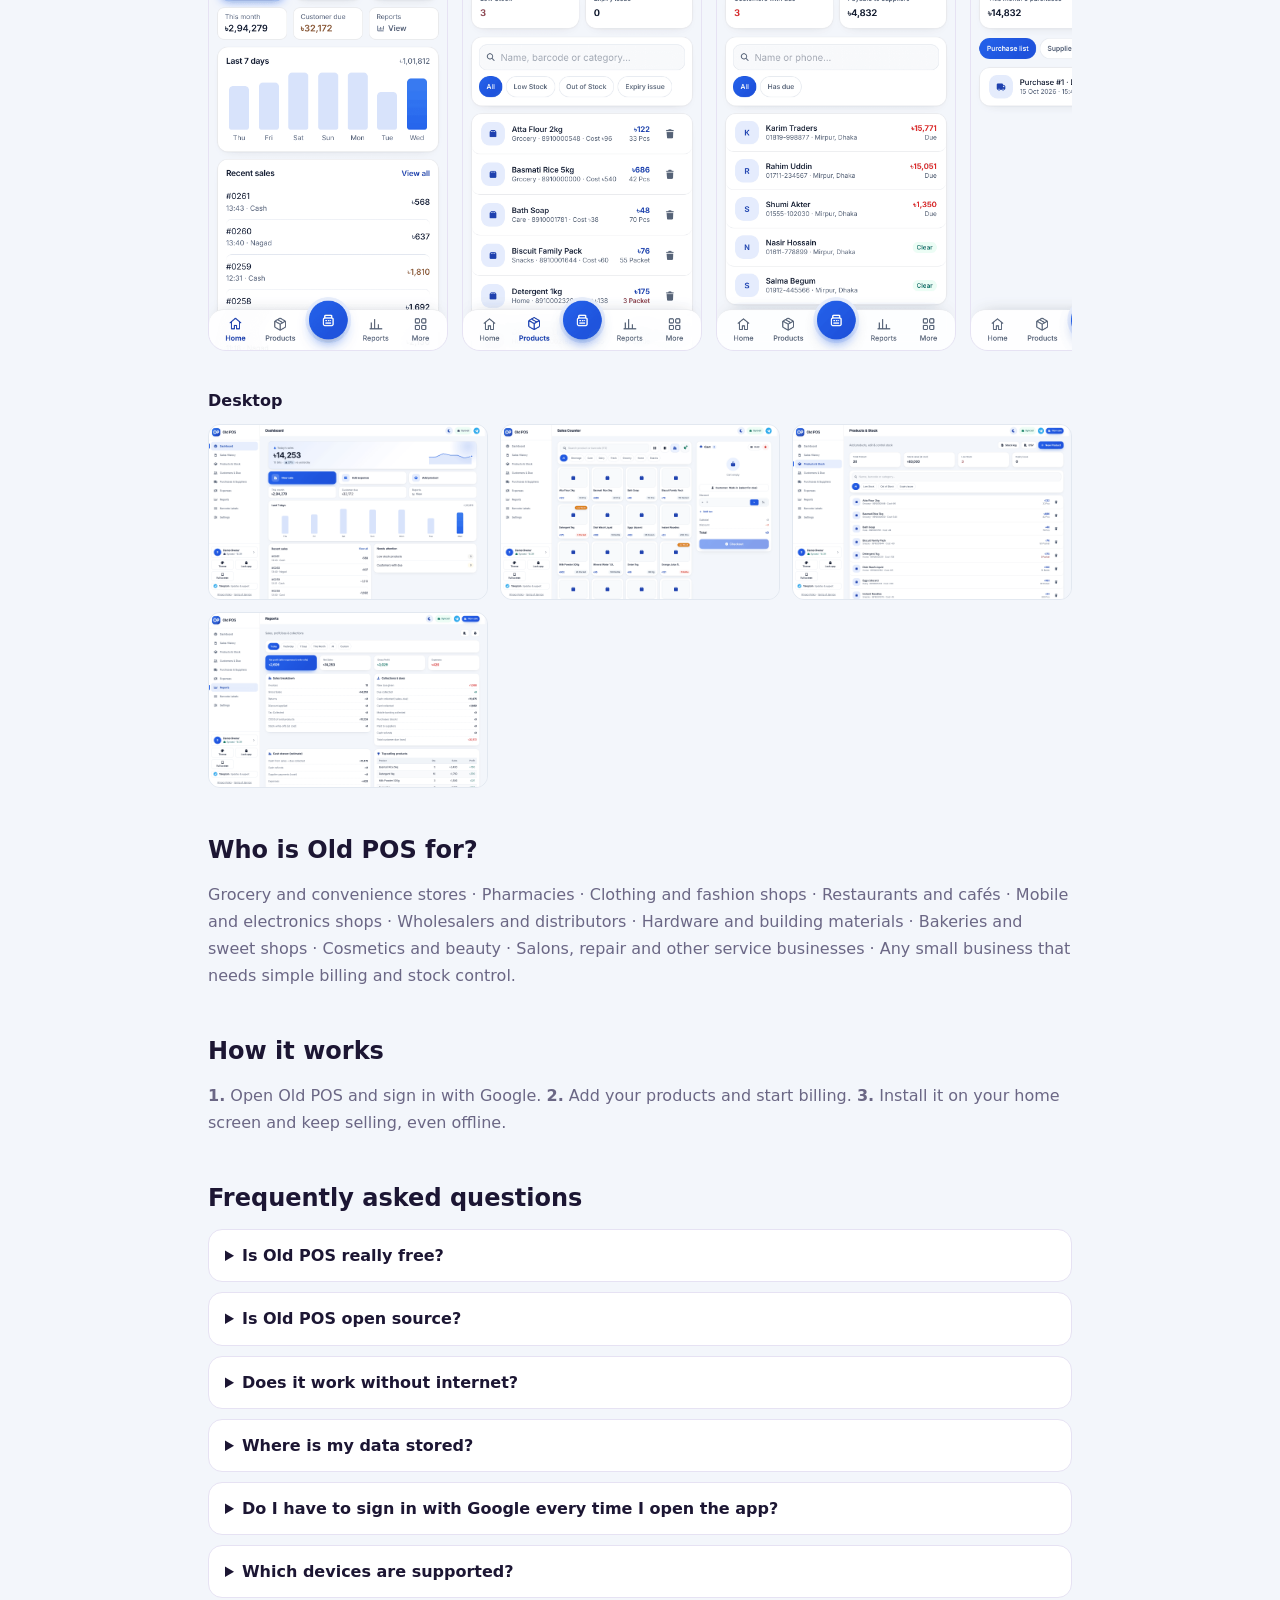
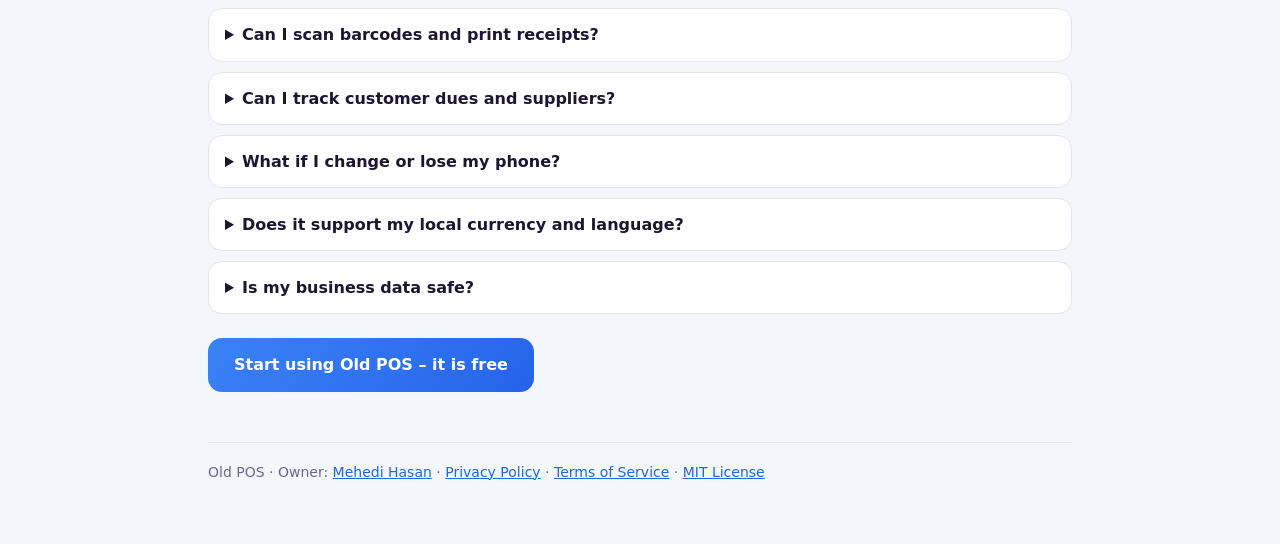
<file: features.html>
<!DOCTYPE html>
<html lang="en">
<head>
<meta charset="UTF-8">
<meta name="viewport" content="width=device-width, initial-scale=1">
<title>Old POS Features – Free Offline POS Software & Inventory App</title>
<meta name="description" content="See every Old POS feature: fast billing, barcode scanning, inventory and expiry alerts, customer dues, suppliers, expenses, profit reports and free Google Drive backup. Works offline.">
<meta name="robots" content="index, follow, max-image-preview:large">
<link rel="canonical" href="https://oldpos.com/features.html">
<link rel="alternate" hreflang="en" href="https://oldpos.com/features.html">
<link rel="alternate" hreflang="x-default" href="https://oldpos.com/features.html">
<meta property="og:type" content="website">
<meta property="og:site_name" content="Old POS">
<meta property="og:title" content="Old POS Features – Free Offline POS Software & Inventory App">
<meta property="og:description" content="See every Old POS feature: fast billing, barcode scanning, inventory and expiry alerts, customer dues, suppliers, expenses, profit reports and free Google Drive backup. Works offline.">
<meta property="og:url" content="https://oldpos.com/features.html">
<meta property="og:image" content="https://oldpos.com/assets/icons/og-image.png">
<meta property="og:image:alt" content="Old POS – Simple POS for Every Business">
<meta property="og:locale" content="en_US">
<meta name="twitter:card" content="summary_large_image">
<meta name="twitter:title" content="Old POS Features – Free Offline POS Software & Inventory App">
<meta name="twitter:description" content="See every Old POS feature: fast billing, barcode scanning, inventory and expiry alerts, customer dues, suppliers, expenses, profit reports and free Google Drive backup. Works offline.">
<meta name="twitter:image" content="https://oldpos.com/assets/icons/og-image.png">
<meta name="theme-color" content="#1e40af">
<link rel="icon" href="favicon.ico" sizes="any">
<link rel="icon" type="image/png" sizes="32x32" href="assets/icons/favicon-32.png">
<link rel="apple-touch-icon" href="assets/icons/apple-touch-icon.png">
<link rel="manifest" href="manifest.webmanifest">
<script type="application/ld+json">{"@context":"https://schema.org","@graph":[{"@type":"WebPage","@id":"https://oldpos.com/features.html","url":"https://oldpos.com/features.html","name":"Old POS Features – Free Offline POS Software & Inventory App","description":"See every Old POS feature: fast billing, barcode scanning, inventory and expiry alerts, customer dues, suppliers, expenses, profit reports and free Google Drive backup. Works offline.","isPartOf":{"@id":"https://oldpos.com/#website"},"about":{"@id":"https://oldpos.com/#app"},"inLanguage":"en"},{"@type":"BreadcrumbList","itemListElement":[{"@type":"ListItem","position":1,"name":"Old POS","item":"https://oldpos.com/"},{"@type":"ListItem","position":2,"name":"Features and FAQ","item":"https://oldpos.com/features.html"}]},{"@type":"FAQPage","mainEntity":[{"@type":"Question","name":"Is Old POS really free?","acceptedAnswer":{"@type":"Answer","text":"Yes. Old POS is free to use, with no monthly fee, no per-device fee and no hidden charges."}},{"@type":"Question","name":"Is Old POS open source?","acceptedAnswer":{"@type":"Answer","text":"Yes. Old POS is an open-source project. Anyone can run their own business with their own Google account, with no third-party company involved."}},{"@type":"Question","name":"Does it work without internet?","acceptedAnswer":{"@type":"Answer","text":"Yes. After the first load the app opens and sells offline. Your backup syncs to Google Drive when you are online again."}},{"@type":"Question","name":"Where is my data stored?","acceptedAnswer":{"@type":"Answer","text":"On your device, plus an automatic backup in a private folder of your own Google Drive. Old POS has no server and cannot see your data."}},{"@type":"Question","name":"Do I have to sign in with Google every time I open the app?","acceptedAnswer":{"@type":"Answer","text":"No. Old POS opens straight away on your device. It renews its Google Drive connection in the background, and if Google needs a confirmation you just tap Reconnect. Selling is never blocked."}},{"@type":"Question","name":"Which devices are supported?","acceptedAnswer":{"@type":"Answer","text":"Any modern browser on Android, iPhone, Windows, Mac and Linux. You can install it from the browser like a native app."}},{"@type":"Question","name":"Can I scan barcodes and print receipts?","acceptedAnswer":{"@type":"Answer","text":"Yes. Scan with the phone camera in Chrome on Android, or use a USB or Bluetooth barcode scanner on any device. Print on 58 mm or 80 mm paper or on a Bluetooth thermal printer."}},{"@type":"Question","name":"Can I track customer dues and suppliers?","acceptedAnswer":{"@type":"Answer","text":"Yes. Each customer and supplier has a ledger with dues, payments and reminders by WhatsApp or SMS."}},{"@type":"Question","name":"What if I change or lose my phone?","acceptedAnswer":{"@type":"Answer","text":"Sign in with the same Google account and your shop data returns from your Drive backup."}},{"@type":"Question","name":"Does it support my local currency and language?","acceptedAnswer":{"@type":"Answer","text":"Product and customer names can be written in any language, and amounts use the ৳ currency format with lakh-crore grouping."}},{"@type":"Question","name":"Is my business data safe?","acceptedAnswer":{"@type":"Answer","text":"Data stays on your device and in a private app folder of your Google Drive that Old POS alone can read. You can also lock the app with a PIN."}}]}]}</script>
<style>
:root{--bg:#f3f6fb;--card:#fff;--tx:#1c1633;--mu:#6b6785;--pr:#2563eb;--bd:#e6e2f3}
@media(prefers-color-scheme:dark){:root{--bg:#0f0c1d;--card:#181430;--tx:#efeaff;--mu:#a49fc2;--pr:#60a5fa;--bd:#2a2547}}
*{box-sizing:border-box}body{margin:0;background:var(--bg);color:var(--tx);font:16px/1.7 Inter,system-ui,-apple-system,Segoe UI,Roboto,sans-serif}
.w{max-width:900px;margin:0 auto;padding:20px 18px 60px}header{display:flex;align-items:center;gap:10px;font-weight:800;font-size:20px}header img{width:40px;height:40px;border-radius:12px}
header nav{margin-left:auto;font-size:14px;font-weight:600}a{color:var(--pr)}h1{font-size:clamp(28px,6vw,42px);line-height:1.2;margin:30px 0 12px;letter-spacing:-.02em}h2{font-size:24px;margin:42px 0 10px}h3{font-size:17px;margin:18px 0 4px}
p{margin:8px 0;color:var(--mu)}.lead{font-size:18px}.btn{display:inline-block;background:linear-gradient(135deg,#3b82f6,#2563eb);color:#fff!important;text-decoration:none;font-weight:700;padding:13px 26px;border-radius:14px;margin:14px 10px 0 0}.btn.o{background:none;color:var(--pr)!important;border:1.5px solid var(--bd)}
.g{display:grid;grid-template-columns:repeat(auto-fit,minmax(250px,1fr));gap:14px;margin-top:14px}.c{background:var(--card);border:1px solid var(--bd);border-radius:18px;padding:16px 18px}.c h3{margin-top:0}.c p{margin:0;font-size:15px}
.s{display:flex;gap:14px;overflow-x:auto;padding:6px 0 14px;scroll-snap-type:x mandatory}.s img{flex:0 0 auto;width:240px;height:auto;border-radius:18px;border:1px solid var(--bd);scroll-snap-align:start}
details{background:var(--card);border:1px solid var(--bd);border-radius:14px;padding:12px 16px;margin:10px 0}summary{cursor:pointer;font-weight:700}details p{margin-top:8px}
footer{margin-top:50px;padding-top:18px;border-top:1px solid var(--bd);font-size:14px;color:var(--mu)}
.sh{margin:22px 0 10px;font-size:16px}.sd{display:grid;grid-template-columns:repeat(auto-fit,minmax(280px,1fr));gap:12px}.sd img{width:100%;height:auto;border-radius:12px;border:1px solid #e2e8f0}</style>
<style>a,li,p{overflow-wrap:anywhere}img,table{max-width:100%}</style>
</head>
<body><div class="w">
<header><a href="https://oldpos.com/" style="display:flex;align-items:center;gap:10px;color:inherit;text-decoration:none"><img src="assets/icons/icon-192.png" alt="Old POS logo" width="40" height="40"><span>Old POS</span></a><nav><a href="https://oldpos.com/">Open app</a></nav></header>
<h1>Free Offline POS Software for Small Shops</h1>
<p class="lead">Old POS is a free point of sale (POS) app for grocery stores, pharmacies, fashion shops, restaurants, mobile shops and wholesalers. Bill faster, track stock, manage customer dues and see your profit. It works offline and backs up to your own Google Drive.</p>
<a class="btn" href="https://oldpos.com/">Open Old POS</a><a class="btn o" href="#faq">Read the FAQ</a>
<h2>Features</h2><div class="g"><div class="c"><h3>Fast billing</h3><p>Search products, scan barcodes, apply discount and tax, hold and resume bills.</p></div><div class="c"><h3>Cash, Card, Mobile banking, Due</h3><p>Quick-cash buttons, automatic change and partial payment.</p></div><div class="c"><h3>Receipts and printing</h3><p>Print on 58 or 80 mm paper, use a Bluetooth thermal printer, share on WhatsApp or SMS.</p></div><div class="c"><h3>Customer due ledger</h3><p>Track dues, collections, credit limits and send reminders.</p></div><div class="c"><h3>Stock and expiry</h3><p>Low-stock and expiry alerts, product photos, CSV import and export.</p></div><div class="c"><h3>Purchases and suppliers</h3><p>Stock-in with supplier dues, payments and full supplier ledger.</p></div><div class="c"><h3>Returns and expenses</h3><p>Returns restore stock; expenses by category and date.</p></div><div class="c"><h3>Stock adjustments</h3><p>Record damaged, expired or lost stock with a log. Write-offs reduce profit at cost.</p></div><div class="c"><h3>Profit reports</h3><p>Net sales, gross and net profit, collections and a 7-day sales chart.</p></div><div class="c"><h3>Works offline</h3><p>Open and sell with no internet. Installable on any device.</p></div><div class="c"><h3>Google Drive backup</h3><p>Automatic backup to your own Drive. Change phones without losing data.</p></div><div class="c"><h3>PIN lock and privacy</h3><p>Lock the app with a PIN. No ads, no tracking.</p></div><div class="c"><h3>A4 invoices and statements</h3><p>Print a full-page invoice for business customers and an account statement for any customer.</p></div><div class="c"><h3>Quick actions</h3><p>The dashboard has one-tap buttons for a new sale, new product, expense, stock-in and due collection, plus a short getting-started guide.</p></div><div class="c"><h3>Dark and light theme</h3><p>Clean design for phones, tablets and desktops.</p></div></div>
<h2>Screenshots</h2><div class="s"><img src="assets/screenshots/02-dashboard.png" width="240" height="533" loading="lazy" alt="Old POS dashboard with daily sales and profit"><img src="assets/screenshots/03-products.png" width="240" height="533" loading="lazy" alt="Products and stock management screen"><img src="assets/screenshots/04-customers.png" width="240" height="533" loading="lazy" alt="Customer due and ledger screen"><img src="assets/screenshots/05-purchases.png" width="240" height="533" loading="lazy" alt="Purchases and suppliers screen"><img src="assets/screenshots/06-expenses.png" width="240" height="533" loading="lazy" alt="Expense tracking screen"><img src="assets/screenshots/07-sales-history.png" width="240" height="533" loading="lazy" alt="Sales history with receipts"><img src="assets/screenshots/08-reports.png" width="240" height="533" loading="lazy" alt="Sales and profit reports"><img src="assets/screenshots/09-settings-backup.png" width="240" height="533" loading="lazy" alt="Google Drive cloud backup and Bluetooth printer settings"></div><h3 class="sh">Desktop</h3><div class="sd"><img src="assets/screenshots/desktop-02-dashboard.png" width="480" height="300" loading="lazy" alt="Old POS desktop dashboard"><img src="assets/screenshots/desktop-10-sales-counter.png" width="480" height="300" loading="lazy" alt="Users page with countries and live users"><img src="assets/screenshots/desktop-03-products.png" width="480" height="300" loading="lazy" alt="Products and stock on desktop"><img src="assets/screenshots/desktop-08-reports.png" width="480" height="300" loading="lazy" alt="Reports on desktop"></div>
<h2>Who is Old POS for?</h2>
<p>Grocery and convenience stores · Pharmacies · Clothing and fashion shops · Restaurants and cafés · Mobile and electronics shops · Wholesalers and distributors · Hardware and building materials · Bakeries and sweet shops · Cosmetics and beauty · Salons, repair and other service businesses · Any small business that needs simple billing and stock control.</p>
<h2>How it works</h2>
<p><b>1.</b> Open Old POS and sign in with Google. <b>2.</b> Add your products and start billing. <b>3.</b> Install it on your home screen and keep selling, even offline.</p>
<h2 id="faq">Frequently asked questions</h2>
<details><summary>Is Old POS really free?</summary><p>Yes. Old POS is free to use, with no monthly fee, no per-device fee and no hidden charges.</p></details><details><summary>Is Old POS open source?</summary><p>Yes. Old POS is an open-source project. Anyone can run their own business with their own Google account, with no third-party company involved.</p></details><details><summary>Does it work without internet?</summary><p>Yes. After the first load the app opens and sells offline. Your backup syncs to Google Drive when you are online again.</p></details><details><summary>Where is my data stored?</summary><p>On your device, plus an automatic backup in a private folder of your own Google Drive. Old POS has no server and cannot see your data.</p></details><details><summary>Do I have to sign in with Google every time I open the app?</summary><p>No. Old POS opens straight away on your device. It renews its Google Drive connection in the background, and if Google needs a confirmation you just tap Reconnect. Selling is never blocked.</p></details><details><summary>Which devices are supported?</summary><p>Any modern browser on Android, iPhone, Windows, Mac and Linux. You can install it from the browser like a native app.</p></details><details><summary>Can I scan barcodes and print receipts?</summary><p>Yes. Scan with the phone camera in Chrome on Android, or use a USB or Bluetooth barcode scanner on any device. Print on 58 mm or 80 mm paper or on a Bluetooth thermal printer.</p></details><details><summary>Can I track customer dues and suppliers?</summary><p>Yes. Each customer and supplier has a ledger with dues, payments and reminders by WhatsApp or SMS.</p></details><details><summary>What if I change or lose my phone?</summary><p>Sign in with the same Google account and your shop data returns from your Drive backup.</p></details><details><summary>Does it support my local currency and language?</summary><p>Product and customer names can be written in any language, and amounts use the ৳ currency format with lakh-crore grouping.</p></details><details><summary>Is my business data safe?</summary><p>Data stays on your device and in a private app folder of your Google Drive that Old POS alone can read. You can also lock the app with a PIN.</p></details>
<a class="btn" href="https://oldpos.com/">Start using Old POS – it is free</a>
<footer>Old POS · Owner: <a href="https://www.facebook.com/mehedi.exx" rel="noopener">Mehedi Hasan</a> · <a href="privacy.html">Privacy Policy</a> · <a href="terms.html">Terms of Service</a> · <a href="license.html">MIT License</a></footer>
</div></body></html>
</file>
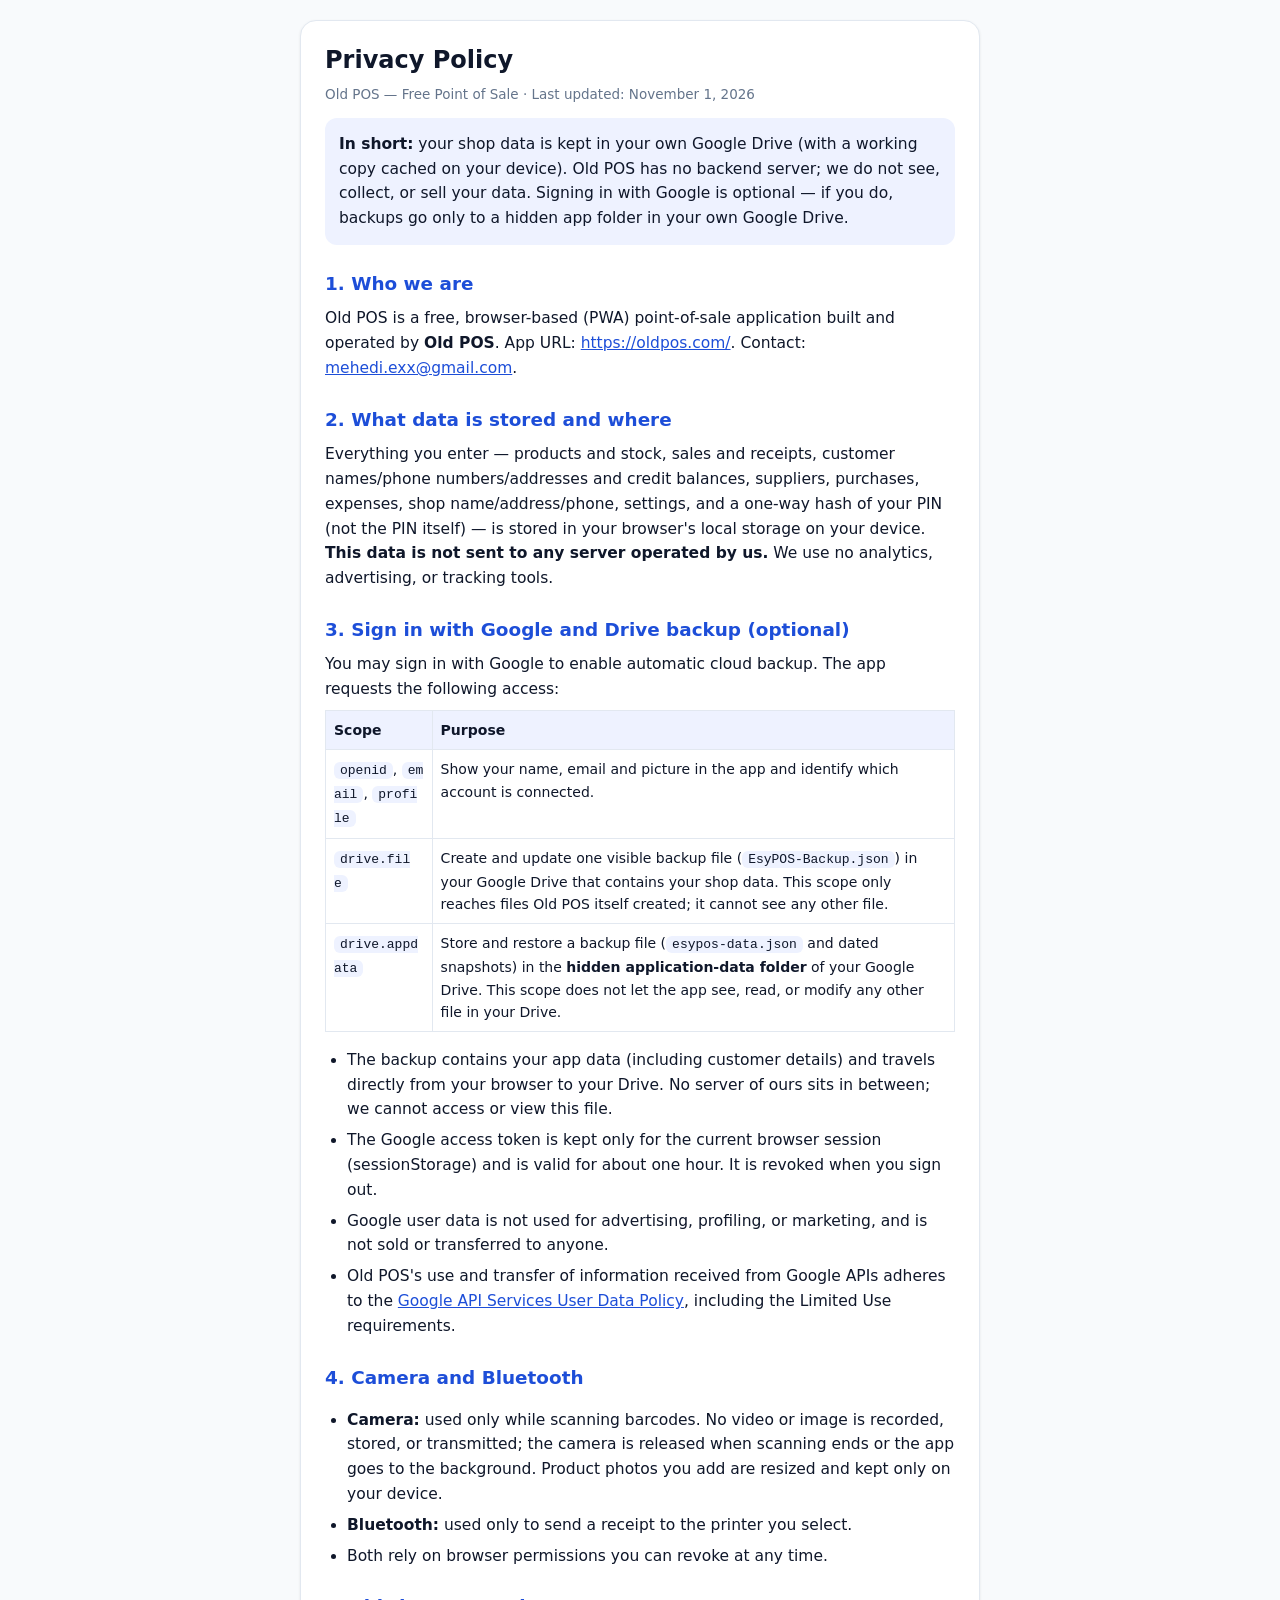
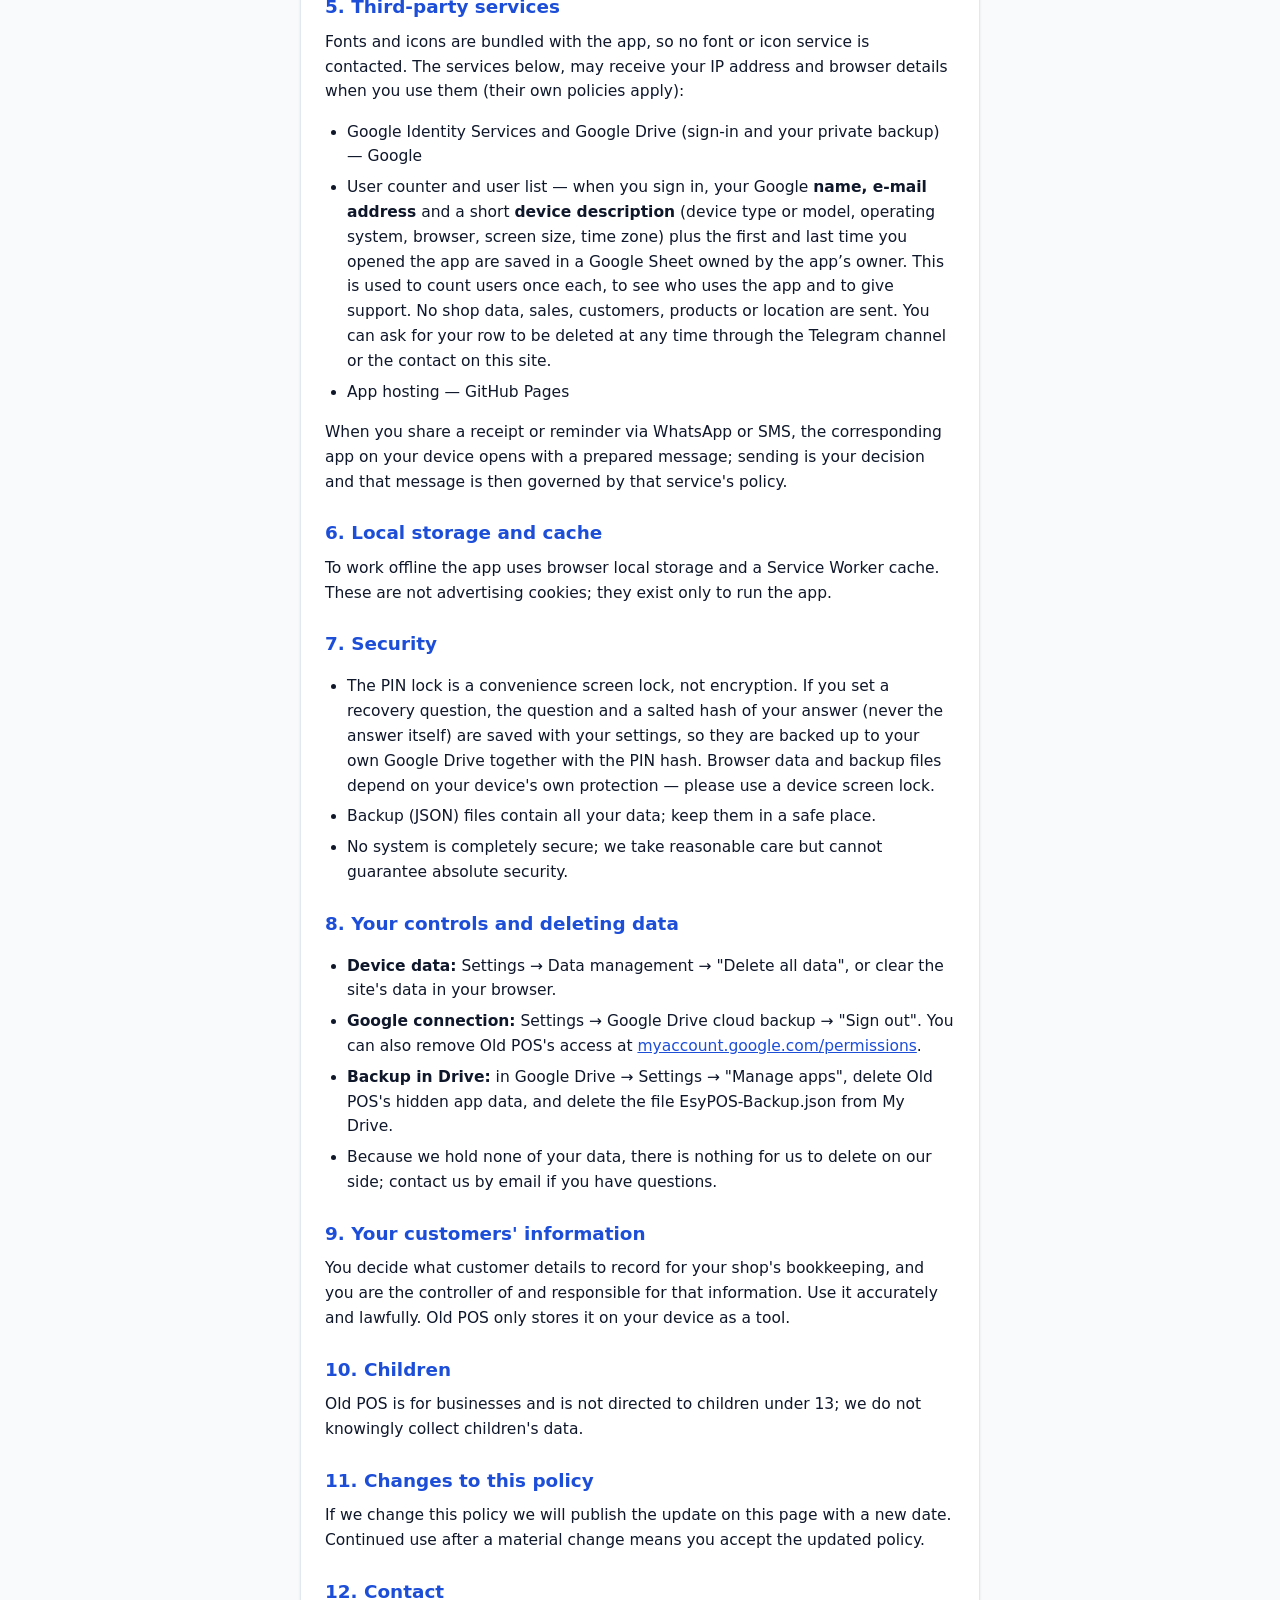
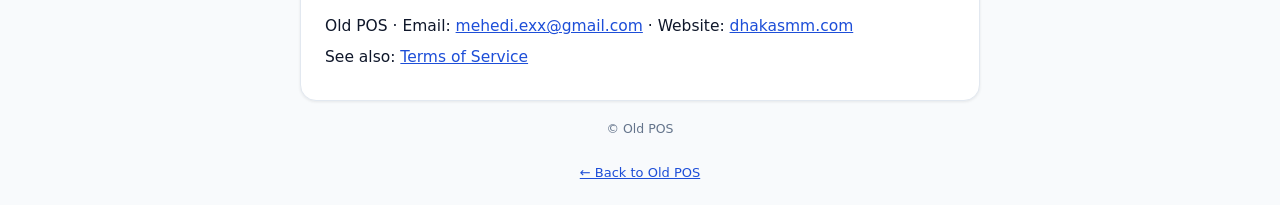
<file: privacy.html>
<!DOCTYPE html>
<html lang="en">
<head>
<meta charset="UTF-8">
<meta name="viewport" content="width=device-width, initial-scale=1">
<title>Privacy Policy — Old POS</title>
<meta name="description" content="Old POS Privacy Policy: your shop data stays on your device and in your own Google Drive. No server, no ads, no tracking.">
<meta name="robots" content="index, follow">
<link rel="canonical" href="https://oldpos.com/privacy.html">
<link rel="icon" href="favicon.ico" sizes="any">
    <link rel="icon" type="image/png" sizes="32x32" href="assets/icons/favicon-32.png">
    <link rel="icon" type="image/png" sizes="16x16" href="assets/icons/favicon-16.png">
    <link rel="icon" type="image/png" sizes="192x192" href="assets/icons/icon-192.png">
<style>
:root{--bg:#f1f5f9;--card:#fff;--text:#0f172a;--muted:#64748b;--line:#e2e8f0;--p:#1d4ed8;--psoft:#eef2ff}
@media (prefers-color-scheme:dark){:root{--bg:#0a1020;--card:#111a2e;--text:#e6eaf2;--muted:#94a3b8;--line:#223052;--p:#818cf8;--psoft:#1b2447}}
*{box-sizing:border-box}
body{margin:0;background:var(--bg);color:var(--text);font-family:system-ui,-apple-system,'Segoe UI',Roboto,sans-serif;line-height:1.75;font-size:15.5px}
.wrap{max-width:820px;margin:0 auto;padding:16px 16px 48px;padding-left:max(16px,env(safe-area-inset-left));padding-right:max(16px,env(safe-area-inset-right))}
.top{display:flex;align-items:center;justify-content:space-between;gap:10px;margin:6px 0 14px;flex-wrap:wrap}
.top a.back{color:var(--p);text-decoration:none;font-weight:600;font-size:14px}
.tabs{display:flex;gap:6px}
.tabs button{border:1px solid var(--line);background:var(--card);color:var(--text);padding:6px 14px;border-radius:99px;font:inherit;font-size:13px;font-weight:600;cursor:pointer}
.tabs button.on{background:var(--p);color:#fff;border-color:var(--p)}
.card{background:var(--card);border:1px solid var(--line);border-radius:16px;padding:22px 22px 10px}
h1{font-size:26px;margin:0 0 4px;line-height:1.3}
h2{font-size:18px;margin:26px 0 6px;color:var(--p)}
p,li{margin:6px 0}
ul{padding-left:22px}
.meta{color:var(--muted);font-size:13.5px;margin-bottom:12px}
.box{background:var(--psoft);border-radius:12px;padding:10px 14px;margin:12px 0}
a{color:var(--p)}
code{background:var(--psoft);padding:1px 6px;border-radius:6px;font-size:13px;word-break:break-all}
table{border-collapse:collapse;width:100%;font-size:14px;margin:8px 0}
td,th{border:1px solid var(--line);padding:7px 10px;text-align:left;vertical-align:top}
th{background:var(--psoft)}
.foot{color:var(--muted);font-size:12.5px;text-align:center;margin-top:18px}
</style>
<style>
body{font-family:system-ui,-apple-system,sans-serif;max-width:720px;margin:0 auto;padding:20px;line-height:1.6;color:#0f172a;background:#f8fafc}
.card{background:#fff;border-radius:16px;padding:24px;box-shadow:0 1px 3px rgba(0,0,0,.08)}
h1{font-size:1.5rem;margin:0 0 8px}
h2{font-size:1.15rem;margin:24px 0 8px}
.box{background:#eef2ff;border-radius:12px;padding:14px;margin:12px 0}
table{width:100%;border-collapse:collapse;font-size:14px}
td,th{border:1px solid #e2e8f0;padding:8px;text-align:left}
a{color:#1d4ed8}
.muted{color:#64748b;font-size:13px}
</style>
<style>a,li,p{overflow-wrap:anywhere}img,table{max-width:100%}</style>
</head>
<body>
<div class="card">
<h1>Privacy Policy</h1>
    <div class="meta">Old POS — Free Point of Sale · Last updated: November 1, 2026</div>
    <div class="box"><b>In short:</b> your shop data is kept in your own Google Drive (with a working copy cached on your device). Old POS has no backend server; we do not see, collect, or sell your data. Signing in with Google is optional — if you do, backups go only to a hidden app folder in your own Google Drive.</div>

    <h2>1. Who we are</h2>
    <p>Old POS is a free, browser-based (PWA) point-of-sale application built and operated by <b>Old POS</b>. App URL: <a href="https://oldpos.com/">https://oldpos.com/</a>. Contact: <a href="mailto:mehedi.exx@gmail.com">mehedi.exx@gmail.com</a>.</p>

    <h2>2. What data is stored and where</h2>
    <p>Everything you enter — products and stock, sales and receipts, customer names/phone numbers/addresses and credit balances, suppliers, purchases, expenses, shop name/address/phone, settings, and a one-way hash of your PIN (not the PIN itself) — is stored in your browser's local storage on your device. <b>This data is not sent to any server operated by us.</b> We use no analytics, advertising, or tracking tools.</p>

    <h2>3. Sign in with Google and Drive backup (optional)</h2>
    <p>You may sign in with Google to enable automatic cloud backup. The app requests the following access:</p>
    <table>
      <tr><th>Scope</th><th>Purpose</th></tr>
      <tr><td><code>openid</code>, <code>email</code>, <code>profile</code></td><td>Show your name, email and picture in the app and identify which account is connected.</td></tr>
      <tr><td><code>drive.file</code></td><td>Create and update one visible backup file (<code>EsyPOS-Backup.json</code>) in your Google Drive that contains your shop data. This scope only reaches files Old POS itself created; it cannot see any other file.</td></tr>
      <tr><td><code>drive.appdata</code></td><td>Store and restore a backup file (<code>esypos-data.json</code> and dated snapshots) in the <b>hidden application-data folder</b> of your Google Drive. This scope does not let the app see, read, or modify any other file in your Drive.</td></tr>
    </table>
    <ul>
      <li>The backup contains your app data (including customer details) and travels directly from your browser to your Drive. No server of ours sits in between; we cannot access or view this file.</li>
      <li>The Google access token is kept only for the current browser session (sessionStorage) and is valid for about one hour. It is revoked when you sign out.</li>
      <li>Google user data is not used for advertising, profiling, or marketing, and is not sold or transferred to anyone.</li>
      <li>Old POS's use and transfer of information received from Google APIs adheres to the <a href="https://developers.google.com/terms/api-services-user-data-policy" target="_blank" rel="noopener">Google API Services User Data Policy</a>, including the Limited Use requirements.</li>
    </ul>

    <h2>4. Camera and Bluetooth</h2>
    <ul>
      <li><b>Camera:</b> used only while scanning barcodes. No video or image is recorded, stored, or transmitted; the camera is released when scanning ends or the app goes to the background. Product photos you add are resized and kept only on your device.</li>
      <li><b>Bluetooth:</b> used only to send a receipt to the printer you select.</li>
      <li>Both rely on browser permissions you can revoke at any time.</li>
    </ul>

    <h2>5. Third-party services</h2>
    <p>Fonts and icons are bundled with the app, so no font or icon service is contacted. The services below, may receive your IP address and browser details when you use them (their own policies apply):</p>
    <ul>
      <li>Google Identity Services and Google Drive (sign-in and your private backup) — Google</li>
      <li>User counter and user list — when you sign in, your Google <b>name, e-mail address</b> and a short <b>device description</b> (device type or model, operating system, browser, screen size, time zone) plus the first and last time you opened the app are saved in a Google Sheet owned by the app’s owner. This is used to count users once each, to see who uses the app and to give support. No shop data, sales, customers, products or location are sent. You can ask for your row to be deleted at any time through the Telegram channel or the contact on this site.</li>
      <li>App hosting — GitHub Pages</li>
    </ul>
    <p>When you share a receipt or reminder via WhatsApp or SMS, the corresponding app on your device opens with a prepared message; sending is your decision and that message is then governed by that service's policy.</p>

    <h2>6. Local storage and cache</h2>
    <p>To work offline the app uses browser local storage and a Service Worker cache. These are not advertising cookies; they exist only to run the app.</p>

    <h2>7. Security</h2>
    <ul>
      <li>The PIN lock is a convenience screen lock, not encryption. If you set a recovery question, the question and a salted hash of your answer (never the answer itself) are saved with your settings, so they are backed up to your own Google Drive together with the PIN hash. Browser data and backup files depend on your device's own protection — please use a device screen lock.</li>
      <li>Backup (JSON) files contain all your data; keep them in a safe place.</li>
      <li>No system is completely secure; we take reasonable care but cannot guarantee absolute security.</li>
    </ul>

    <h2>8. Your controls and deleting data</h2>
    <ul>
      <li><b>Device data:</b> Settings → Data management → "Delete all data", or clear the site's data in your browser.</li>
      <li><b>Google connection:</b> Settings → Google Drive cloud backup → "Sign out". You can also remove Old POS's access at <a href="https://myaccount.google.com/permissions" target="_blank" rel="noopener">myaccount.google.com/permissions</a>.</li>
      <li><b>Backup in Drive:</b> in Google Drive → Settings → "Manage apps", delete Old POS's hidden app data, and delete the file EsyPOS-Backup.json from My Drive.</li>
      <li>Because we hold none of your data, there is nothing for us to delete on our side; contact us by email if you have questions.</li>
    </ul>

    <h2>9. Your customers' information</h2>
    <p>You decide what customer details to record for your shop's bookkeeping, and you are the controller of and responsible for that information. Use it accurately and lawfully. Old POS only stores it on your device as a tool.</p>

    <h2>10. Children</h2>
    <p>Old POS is for businesses and is not directed to children under 13; we do not knowingly collect children's data.</p>

    <h2>11. Changes to this policy</h2>
    <p>If we change this policy we will publish the update on this page with a new date. Continued use after a material change means you accept the updated policy.</p>

    <h2>12. Contact</h2>
    <p>Old POS · Email: <a href="mailto:mehedi.exx@gmail.com">mehedi.exx@gmail.com</a> · Website: <a href="https://dhakasmm.com">dhakasmm.com</a></p>
    <p>See also: <a href="terms.html">Terms of Service</a></p>
  </div>

  <div class="foot">© Old POS
</div>
<p class="muted" style="text-align:center;margin-top:24px"><a href="index.html">← Back to Old POS</a></p>
</body>
</html>
</file>
<file: css/app.css>
/* Old POS — all app styles in one file (v12.10.0): one request instead of eight. Order = cascade order; sections keep their old file names. */
/* ===== style.css ===== */
@font-face{font-family:'Inter';font-style:normal;font-weight:100 900;font-display:swap;src:url('../fonts/inter-latin-var.woff2') format('woff2');unicode-range:U+0000-00FF,U+0131,U+0152-0153,U+02BB-02BC,U+02C6,U+02DA,U+02DC,U+0304,U+0308,U+0329,U+2000-206F,U+20AC,U+2122,U+2191,U+2193,U+2212,U+2215,U+FEFF,U+FFFD}
/* ==========================================================================
   Old POS v10.7 — design system
   Mobile-first. Breakpoints: 700px (tablet) · 1024px (desktop sidebar) · 1280px (docked cart)
   ========================================================================== */

/* ---------- Design tokens ---------- */
:root{
  --bg:#f3f6fb; --card:#ffffff; --text:#0f172a; --muted:#64748b; --border:#e2e8f0; --hover:#f1f5f9;
  --input:#f8fafc; --primary:#2563eb; --primary2:#3b82f6; --psoft:#eaf1ff; --ptext:#1e40af;
  --ok:#059669; --oksoft:#ecfdf5; --bad:#dc2626; --badsoft:#fef2f2; --warn:#b45309; --warnsoft:#fffbeb;
  --info:#2563eb; --infosoft:#eff6ff;
  --grad:linear-gradient(135deg,#3b82f6 0%,#1e40af 100%);
  --ring:rgba(37,99,235,.30);
  --shadow:0 1px 2px rgba(15,23,42,.05),0 6px 18px -10px rgba(15,23,42,.14);
  --shadow-lg:0 14px 32px -14px rgba(30,64,175,.45);
  --r-sm:10px; --r-md:14px; --r-lg:18px; --r-xl:24px;
  --topbar-h:58px; --sidebar-w:264px;
  --ease:cubic-bezier(.22,1,.36,1);
  color-scheme:light;
}
html.dark{
  --bg:#0b1220; --card:#111a2e; --text:#e5eaf3; --muted:#94a3b8; --border:#223049; --hover:#182338;
  --input:#0e1627; --primary:#3b82f6; --primary2:#60a5fa; --psoft:#172a52; --ptext:#bfd4ff;
  --ok:#34d399; --oksoft:#0c2a22; --bad:#f87171; --badsoft:#3a1620; --warn:#fbbf24; --warnsoft:#33260b;
  --info:#60a5fa; --infosoft:#13284a;
  --grad:linear-gradient(135deg,#3b82f6 0%,#2563eb 100%);
  --ring:rgba(59,130,246,.45);
  --shadow:0 1px 2px rgba(0,0,0,.4),0 8px 22px -12px rgba(0,0,0,.65);
  --shadow-lg:0 14px 32px -14px rgba(0,0,0,.7);
  color-scheme:dark;
}

/* ---------- Base ---------- */
html{-webkit-text-size-adjust:100%;text-size-adjust:100%}
html,body{overscroll-behavior-y:none}
html,body,button,input,select,textarea{font-family:'Inter',system-ui,-apple-system,'Segoe UI',Roboto,'Helvetica Neue',Arial,sans-serif}
*{box-sizing:border-box}
body{margin:0;color:var(--text);font-size:14px;line-height:1.45;-webkit-font-smoothing:antialiased;-moz-osx-font-smoothing:grayscale;
  -webkit-tap-highlight-color:transparent;-webkit-user-select:none;user-select:none;touch-action:manipulation;overflow-x:hidden;
  background:radial-gradient(900px 420px at 95% -10%,rgba(59,130,246,.11),transparent 62%),radial-gradient(700px 380px at -10% 10%,rgba(37,99,235,.07),transparent 60%),var(--bg);
  background-attachment:fixed;transition:background-color .2s,color .2s}
input,textarea,select,.receipt,.tbl,code{-webkit-user-select:text;user-select:text}
body.no-scroll,body.gated{overflow:hidden}
h1,h2,h3{letter-spacing:-.02em}
a{color:var(--ptext)}
::selection{background:var(--ring)}
::-webkit-scrollbar{width:8px;height:8px}::-webkit-scrollbar-thumb{background:var(--border);border-radius:10px}::-webkit-scrollbar-thumb:hover{background:var(--muted)}
:focus-visible{outline:2px solid var(--primary2);outline-offset:2px}
.hidden{display:none!important}
.muted{color:var(--muted)}.ptext{color:var(--ptext)}.ok{color:var(--ok)}.bad{color:var(--bad)}.warn{color:var(--warn)}
.fw6{font-weight:600}.fw7{font-weight:700}
.fw7.ptext,.stat .v,.sumrow b,.kv b,.tbl td.r,.tr .fw7,.cb-total,.pprice{font-variant-numeric:tabular-nums}

/* ---------- Utilities ---------- */
.flex{display:flex}.col{flex-direction:column}.items-c{align-items:center}.between{justify-content:space-between}
.grow{flex:1;min-width:0}
.gap1{gap:4px}.gap2{gap:8px}.gap3{gap:12px}
.mb1{margin-bottom:4px}.mb2{margin-bottom:8px}.mb3{margin-bottom:12px}.mt1{margin-top:4px}.mt2{margin-top:8px}.mt3{margin-top:12px}
.xs{font-size:12px}.sm{font-size:13.5px}.xl{font-size:22px}.xxl{font-size:30px;letter-spacing:-.02em}
.trunc{white-space:nowrap;overflow:hidden;text-overflow:ellipsis}
.tr,.r{text-align:right}.tc,.c{text-align:center}
.relative{position:relative}
.grid2{display:grid;grid-template-columns:repeat(2,minmax(0,1fr));gap:10px}

/* ---------- Cards, stats, lists ---------- */
.card{background:var(--card);border:1px solid var(--border);border-radius:var(--r-lg);box-shadow:var(--shadow)}
.pad{padding:16px}.pad-s{padding:12px}
.sec-title{font-weight:700;font-size:15px;margin-bottom:12px;display:flex;align-items:center;gap:8px}
.sec-title i{font-size:15px}
.page-head{display:flex;align-items:center;justify-content:space-between;gap:10px 14px;margin-bottom:16px;flex-wrap:wrap}
.page-head h2{font-size:22px;font-weight:800;margin:0}
.page-head p{margin:2px 0 0;font-size:13px;color:var(--muted)}
.stats{display:grid;grid-template-columns:repeat(2,minmax(0,1fr));gap:10px;margin-bottom:14px}
.stat{padding:14px;border-radius:var(--r-lg);background:var(--card);border:1px solid var(--border);box-shadow:var(--shadow);transition:transform .18s,box-shadow .18s;min-width:0}
.stat:hover{transform:translateY(-2px);box-shadow:var(--shadow-lg)}
.stat .k{font-size:12px;font-weight:600;color:var(--muted);margin-bottom:6px;display:flex;align-items:center;gap:6px}
.stat .v{font-size:21px;font-weight:800;letter-spacing:-.02em;overflow-wrap:anywhere}
.stat.hl{background:var(--grad);color:#fff;border:0;box-shadow:var(--shadow-lg)}
.stat.hl .k{color:rgba(255,255,255,.82)}
.row{display:flex;align-items:center;gap:12px;padding:12px 14px;border-bottom:1px solid var(--border);cursor:pointer;transition:background .15s}
.row:last-child{border-bottom:0}.row:hover{background:var(--hover)}
.row .t{font-weight:600;font-size:14px;white-space:nowrap;overflow:hidden;text-overflow:ellipsis}
.row .s{font-size:12px;color:var(--muted);white-space:nowrap;overflow:hidden;text-overflow:ellipsis}
.avatar{width:40px;height:40px;border-radius:12px;background:var(--psoft);color:var(--ptext);display:flex;align-items:center;justify-content:center;font-weight:700;flex-shrink:0}
.empty{text-align:center;padding:36px 16px;color:var(--muted);font-size:14px}
.empty>i{font-size:30px;opacity:.45;display:block;margin-bottom:10px}
.kv{display:flex;justify-content:space-between;gap:12px;padding:8px 0;font-size:14px;border-bottom:1px dashed var(--border)}
.kv:last-child{border:0}
.sumrow{display:flex;justify-content:space-between;align-items:center;font-size:14px;margin:6px 0}
.sumrow.big{font-size:19px;font-weight:800;border-top:1px dashed var(--border);padding-top:10px;margin-top:10px}
.tbl-wrap{overflow-x:auto;-webkit-overflow-scrolling:touch}
table.tbl{width:100%;border-collapse:collapse;font-size:13.5px}
.tbl th{text-align:left;font-size:11.5px;text-transform:uppercase;letter-spacing:.04em;color:var(--muted);font-weight:700;padding:10px 12px;background:var(--input);white-space:nowrap}
.tbl th.r{text-align:right}
.tbl td{padding:10px 12px;border-top:1px solid var(--border)}
.tbl tr:hover td{background:var(--hover)}
.badge{display:inline-flex;align-items:center;gap:4px;font-size:11px;font-weight:600;padding:2px 8px;border-radius:99px;background:var(--hover);color:var(--muted);white-space:nowrap}
.b-ok{background:var(--oksoft);color:var(--ok)}.b-bad{background:var(--badsoft);color:var(--bad)}
.b-warn{background:var(--warnsoft);color:var(--warn)}.b-p{background:var(--psoft);color:var(--ptext)}
.chips{display:flex;gap:8px;overflow-x:auto;padding-bottom:4px;scrollbar-width:none}.chips::-webkit-scrollbar{display:none}
.chip{border:1px solid var(--border);white-space:nowrap;padding:7px 14px;border-radius:99px;font-size:12.5px;font-weight:600;background:var(--card);color:var(--muted);cursor:pointer;font-family:inherit;transition:background .15s,color .15s,transform .12s}
.chip:hover{color:var(--ptext)}
.chip:active{transform:scale(.95)}
.chip.on{background:var(--grad);color:#fff;border-color:transparent;box-shadow:0 6px 14px -6px rgba(37,99,235,.7)}

/* ---------- Buttons & form controls ---------- */
.btn{border:0;border-radius:13px;padding:10px 16px;min-height:42px;font-family:inherit;font-size:14px;font-weight:600;cursor:pointer;display:inline-flex;align-items:center;justify-content:center;gap:7px;
  background:var(--hover);color:var(--text);white-space:nowrap;text-decoration:none;transition:transform .12s,background .15s,filter .15s,box-shadow .2s,opacity .15s}
.btn:hover:not(:disabled){filter:brightness(.97)}
.btn:active:not(:disabled){transform:scale(.97)}
.btn:disabled{opacity:.45;cursor:not-allowed;box-shadow:none}
.btn i,.icon-btn i,.nav-link i{line-height:1;display:inline-flex;align-items:center;justify-content:center}
.btn-primary{background:var(--grad);color:#fff;box-shadow:0 8px 18px -8px rgba(37,99,235,.7)}
.btn-primary:hover:not(:disabled){filter:brightness(1.07);transform:translateY(-1px)}
.btn-ok{background:var(--ok);color:#fff}html.dark .btn-ok{color:#04130e}
.btn-bad{background:var(--bad);color:#fff}html.dark .btn-bad{color:#2a0a0f}
.btn-soft{background:var(--psoft);color:var(--ptext)}
.btn-ghost{background:transparent;border:1px solid var(--border)}
.btn-ghost:hover:not(:disabled){background:var(--hover)}
.btn-danger-soft{background:var(--badsoft);color:var(--bad)}
.btn-sm{padding:6px 11px;min-height:34px;font-size:12.5px;border-radius:10px}
.btn-lg{padding:14px 18px;font-size:15.5px;border-radius:15px}
.btn-block{width:100%}
.btn.busy{pointer-events:none;opacity:.7}
.btn-google{background:#fff;color:#1f2937;border:1px solid #dadce0;box-shadow:0 2px 6px rgba(0,0,0,.08);gap:10px}
.btn-google:hover:not(:disabled){background:#f8fafc;filter:none}
.icon-btn{width:42px;height:42px;border-radius:12px;display:inline-flex;align-items:center;justify-content:center;border:1px solid var(--border);background:var(--card);color:var(--text);cursor:pointer;position:relative;font-family:inherit;transition:background .15s,border-color .15s,transform .1s;flex-shrink:0}
.icon-btn:hover{background:var(--hover);border-color:color-mix(in srgb,var(--primary) 30%,var(--border))}
.icon-btn:active{transform:scale(.95)}
.icon-btn i{font-size:16px}
.input{width:100%;border:1px solid var(--border);background:var(--input);color:var(--text);border-radius:13px;padding:10px 12px;font-size:16px;outline:none;transition:border-color .15s,box-shadow .15s}
.input:focus{border-color:var(--primary2);box-shadow:0 0 0 4px var(--ring)}
.input::placeholder{color:var(--muted);opacity:.7}
.input:disabled{opacity:.7}
select.input{appearance:auto}
input[type=number]::-webkit-inner-spin-button,input[type=number]::-webkit-outer-spin-button{-webkit-appearance:none;margin:0}
input[type=number]{-moz-appearance:textfield;appearance:textfield}
.label{display:block;font-size:12.5px;font-weight:600;color:var(--muted);margin-bottom:5px}
.field{margin-bottom:12px}
.search-ico{position:absolute;left:13px;top:50%;transform:translateY(-50%);color:var(--muted);pointer-events:none}
.has-ico{padding-left:38px}
.switch{display:flex;align-items:center;justify-content:space-between;gap:12px;background:var(--input);border:1px solid var(--border);border-radius:13px;padding:12px 14px;margin-bottom:10px;cursor:pointer}
.switch input{width:20px;height:20px;accent-color:var(--primary)}
code{background:var(--hover);padding:1px 6px;border-radius:6px;font-family:ui-monospace,'Courier New',monospace;font-size:12px;word-break:break-all}
code.sel{display:inline-block;margin-top:4px;-webkit-user-select:all;user-select:all}
ol.guide{padding-left:20px;margin:0;line-height:1.75}ol.guide li{margin-bottom:6px}
.note-warn{background:var(--warnsoft);color:var(--warn);border-radius:12px;padding:10px 12px;font-size:12.5px}
.note-warn a{color:inherit;font-weight:700}
.consent-note,.legal-links{font-size:11.5px;color:var(--muted);text-align:center;line-height:1.6}
.consent-note{margin-top:12px}.legal-links{padding:2px 0}
.consent-note a,.legal-links a,.tc.muted.xs a{color:inherit;text-decoration:underline}

/* ---------- App shell: sidebar (desktop) · topbar + drawer (mobile) ---------- */
.sidebar{display:none;position:fixed;left:0;top:0;height:100%;width:var(--sidebar-w);z-index:40;flex-direction:column;
  background:linear-gradient(180deg,var(--card),color-mix(in srgb,var(--card) 94%,var(--primary) 6%));border-right:1px solid var(--border)}
.brand{display:flex;align-items:center;gap:12px;padding:18px 18px 14px;border-bottom:1px solid var(--border)}
.brand .fw7{font-weight:800;letter-spacing:-.03em}
.logo{overflow:hidden}
.logo{width:40px;height:40px;border-radius:22%;background:transparent;flex-shrink:0;display:flex;align-items:center;justify-content:center;box-shadow:0 8px 18px -8px rgba(30,64,175,.7)}
.logo .logo-img{width:100%;height:100%;object-fit:contain;display:block;pointer-events:none;-webkit-user-drag:none}
.nav{padding:10px;flex:1;overflow-y:auto;display:flex;flex-direction:column;gap:3px}
.nav-link{display:flex;align-items:center;gap:12px;width:100%;border:0;background:transparent;color:var(--muted);padding:11px 14px;border-radius:13px;font-family:inherit;font-size:14px;font-weight:600;cursor:pointer;text-align:left;transition:background .15s,color .15s,box-shadow .2s}
.nav-link i{width:22px;height:22px;font-size:16px;opacity:.92}
.nav-link:not(.active):hover{background:var(--hover);color:var(--ptext)}
.nav-link.active{background:var(--grad);color:#fff;box-shadow:0 10px 22px -10px rgba(37,99,235,.7)}
.nav-link.active i{opacity:1}
.topbar{position:sticky;top:0;z-index:30;min-height:calc(var(--topbar-h) + env(safe-area-inset-top));padding:8px 12px;padding-top:calc(8px + env(safe-area-inset-top));
  display:flex;align-items:center;justify-content:space-between;border-bottom:1px solid var(--border);
  background:color-mix(in srgb,var(--card) 82%,transparent);-webkit-backdrop-filter:saturate(1.5) blur(16px);backdrop-filter:saturate(1.5) blur(16px)}
.topbar b{font-weight:800;letter-spacing:-.03em}
.topbar-actions{display:flex;align-items:center;gap:8px}
.main{min-height:100vh;padding:12px;padding-bottom:calc(24px + env(safe-area-inset-bottom))}
.view{max-width:1400px;margin:0 auto;animation:rise .34s var(--ease) backwards}
.scrim{position:fixed;inset:0;background:rgba(2,6,23,.5);z-index:45;-webkit-backdrop-filter:blur(2px);backdrop-filter:blur(2px);animation:fadeIn .2s ease}
.drawer{position:fixed;top:0;height:100%;background:var(--card);z-index:50;box-shadow:0 0 40px rgba(0,0,0,.35);display:flex;flex-direction:column;transition:transform .34s var(--ease)}
.drawer.left{left:0;width:min(300px,86vw);transform:translateX(-100%)}
.drawer.right{right:0;width:100%;max-width:440px;transform:translateX(100%)}
.drawer{visibility:hidden;box-shadow:none;transition:transform .3s var(--ease),visibility 0s linear .3s,box-shadow .3s}
.drawer.open{transform:translateX(0);visibility:visible;box-shadow:0 0 40px rgba(15,23,42,.28);transition:transform .3s var(--ease),visibility 0s,box-shadow .3s}
.drawer .brand{padding-top:calc(18px + env(safe-area-inset-top))}
.sync-chip{display:inline-flex;align-items:center;gap:6px;border:1px solid var(--border);background:var(--card);color:var(--muted);border-radius:99px;padding:7px 12px;font:inherit;font-size:11.5px;font-weight:700;cursor:pointer;white-space:nowrap;transition:background .2s,transform .12s}
.sync-chip:active{transform:scale(.96)}
.sync-chip i{font-size:12px}
.sync-chip.ok{color:var(--ok);background:var(--oksoft);border-color:transparent}
.sync-chip.pending{color:var(--warn);background:var(--warnsoft);border-color:transparent}
.sync-chip.err{color:var(--bad);background:var(--badsoft);border-color:transparent}
.sync-chip.syncing i,.sync-line.syncing i,small.syncing i{animation:spin 1s linear infinite;display:inline-block}
.sync-chip.pulse{animation:chipPulse 1.6s ease-in-out infinite}
@media(max-width:380px){.sync-chip .lbl{display:none}}
.acct{display:flex;align-items:center;gap:10px;width:100%;padding:10px 12px;border:1px solid var(--border);background:var(--card);border-radius:16px;color:var(--text);font:inherit;text-align:left;cursor:pointer;transition:transform .15s,box-shadow .15s}
.acct:hover{box-shadow:var(--shadow-lg);transform:translateY(-1px)}
.acct b{display:block;font-size:13.5px}.acct small{display:block;font-size:11.5px;color:var(--muted)}
.acct small.ok{color:var(--ok)}.acct small.pending{color:var(--warn)}.acct small.err{color:var(--bad)}
.acct.signin{border-style:dashed}
.g-av{width:38px;height:38px;border-radius:50%;background:var(--grad);color:#fff;font-weight:700;display:flex;align-items:center;justify-content:center;object-fit:cover;flex-shrink:0}
.g-av.big{width:52px;height:52px;font-size:20px}.g-av.g{background:#fff;border:1px solid var(--border)}
.sync-line{display:flex;align-items:center;gap:8px;padding:10px 12px;border-radius:12px;background:var(--hover);font-size:13.5px;font-weight:600;color:var(--muted)}
.sync-line.ok{background:var(--oksoft);color:var(--ok)}.sync-line.pending{background:var(--warnsoft);color:var(--warn)}.sync-line.err{background:var(--badsoft);color:var(--bad)}

/* ---------- Sales counter (POS) ---------- */
.pos-grid{display:grid;gap:14px;grid-template-columns:minmax(0,1fr)}
.pos-grid>*{min-width:0}
.cart-desk{display:none}
.search-wrap{position:sticky;top:calc(var(--topbar-h) + env(safe-area-inset-top));z-index:20;padding:10px;margin-bottom:12px;
  background:color-mix(in srgb,var(--card) 88%,transparent);-webkit-backdrop-filter:saturate(1.4) blur(14px);backdrop-filter:saturate(1.4) blur(14px);transition:box-shadow .2s}
.search-wrap:focus-within{box-shadow:0 0 0 3px var(--ring)}
.scan-ready{display:none;align-items:center;gap:6px;font-size:12px;color:var(--muted);padding:4px 10px;border-radius:99px;background:var(--input);border:1px solid var(--border);white-space:nowrap}
.scan-ready i{color:var(--ok);font-size:11px}
.scan-ready{transition:background .2s,border-color .2s,color .2s}
.scan-ready.hit{background:var(--oksoft);border-color:var(--ok);color:var(--ok);font-weight:600}
.scan-ready.miss{background:var(--badsoft);border-color:var(--bad);color:var(--bad);font-weight:600}
.scan-ready.miss i{color:var(--bad)}
.pgrid{display:grid;grid-template-columns:repeat(auto-fill,minmax(108px,1fr));gap:8px}
.pcard{background:var(--card);border:1px solid var(--border);border-radius:var(--r-lg);padding:8px;cursor:pointer;box-shadow:var(--shadow);position:relative;overflow:hidden;-webkit-user-select:none;user-select:none;
  animation:rise .38s var(--ease) backwards;transition:transform .2s var(--ease),box-shadow .25s,border-color .2s,background .2s}
.pcard:nth-child(n+13){animation-delay:0s}
.pcard:hover{transform:translateY(-2px);border-color:color-mix(in srgb,var(--primary) 40%,var(--border));box-shadow:var(--shadow-lg)}
.pcard:active{transform:scale(.97)}
.pcard.sel{border-color:var(--primary2);background:linear-gradient(180deg,var(--psoft),var(--card) 62%);box-shadow:0 0 0 2px var(--ring),var(--shadow-lg)}
.pimg{height:64px;border-radius:12px;margin-bottom:7px;background:linear-gradient(135deg,var(--input),var(--psoft));display:flex;align-items:center;justify-content:center;overflow:hidden;color:var(--ptext);font-size:22px}
.pimg img{width:100%;height:100%;object-fit:cover}
.pname{font-weight:600;font-size:13px;line-height:1.25;white-space:nowrap;overflow:hidden;text-overflow:ellipsis}
.pmeta{display:flex;justify-content:space-between;align-items:center;gap:4px;margin-top:5px;font-size:11.5px}
.pprice{color:var(--ptext);font-weight:700;font-size:13.5px}
.ptag{position:absolute;top:12px;right:12px;font-size:10px;font-weight:700;padding:2px 7px;border-radius:99px;background:var(--bad);color:#fff}
.pqty{position:absolute;top:9px;left:9px;z-index:2;min-width:28px;height:28px;padding:0 8px;border-radius:99px;background:var(--grad);color:#fff;font-size:13px;font-weight:700;display:flex;align-items:center;justify-content:center;
  box-shadow:0 6px 14px -3px rgba(37,99,235,.65);transform:scale(0);opacity:0;transition:transform .28s cubic-bezier(.3,1.7,.5,1),opacity .15s}
.pcard.sel .pqty{transform:scale(1);opacity:1}
.pqty.pop{animation:qpop .42s cubic-bezier(.3,1.6,.5,1)}
.added-fx{position:absolute;inset:0;border-radius:inherit;pointer-events:none;opacity:0;background:radial-gradient(circle at 50% 38%,rgba(37,99,235,.42),transparent 62%)}
.pcard.added .added-fx{animation:addedfx .65s ease-out}
.fly-ghost{position:fixed;z-index:80;pointer-events:none;margin:0;border-radius:16px;overflow:hidden;background:var(--psoft);color:var(--ptext);display:flex;align-items:center;justify-content:center;font-size:26px;will-change:transform,opacity;box-shadow:0 16px 30px rgba(37,99,235,.5),0 0 0 3px rgba(96,165,250,.75)}
.fly-ghost img{width:100%;height:100%;object-fit:cover}
.fly-ring{position:fixed;z-index:79;width:22px;height:22px;border-radius:50%;border:3px solid var(--primary2);pointer-events:none;animation:flyring .65s ease-out forwards}
.bump{animation:bump .55s cubic-bezier(.3,1.7,.5,1)}
.cart-ico{display:inline-block;min-width:18px;min-height:18px;text-align:center}
.cart-desk .sec-title{font-size:16px}
.cart-item{display:flex;align-items:center;gap:8px;background:var(--input);border:1px solid transparent;border-radius:13px;padding:9px 10px;margin-bottom:8px;transition:background .2s}
.cart-item.new{animation:itemIn .5s cubic-bezier(.3,1.4,.5,1) .6s both}
.cart-item.bumped{animation:itemFlash 1.1s ease .6s}
.qty{display:flex;align-items:center;gap:4px}
.qty button{width:30px;height:30px;border-radius:10px;border:1px solid var(--border);background:var(--card);color:var(--text);font-weight:700;font-size:15px;cursor:pointer;font-family:inherit;transition:background .12s,transform .12s}
.qty button:active{transform:scale(.88);background:var(--psoft)}
.qty span{min-width:24px;text-align:center;font-weight:700;font-size:14px}
.cart-bar{position:fixed;left:12px;right:12px;bottom:calc(12px + env(safe-area-inset-bottom));z-index:35;max-width:560px;margin:0 auto;display:none;align-items:center;gap:12px;padding:10px 14px;border:0;border-radius:22px;
  background:var(--grad);color:#fff;font:inherit;text-align:left;cursor:pointer;box-shadow:0 18px 36px -14px rgba(30,64,175,.75);transition:transform .15s,background .25s,box-shadow .25s}
body[data-view="pos"] .cart-bar{display:flex}
.cart-bar:active{transform:scale(.98)}
.cart-bar.empty{background:var(--card);color:var(--muted);border:1px solid var(--border);box-shadow:var(--shadow-lg)}
.cb-ico{position:relative;width:44px;height:44px;border-radius:15px;background:rgba(255,255,255,.2);display:flex;align-items:center;justify-content:center;font-size:19px;flex-shrink:0}
.cart-bar.empty .cb-ico{background:var(--psoft);color:var(--ptext)}
.cb-count{position:absolute;top:-7px;right:-7px;min-width:21px;height:21px;border-radius:99px;background:#fff;color:#1e40af;font-size:11.5px;font-weight:800;display:flex;align-items:center;justify-content:center;padding:0 5px;box-shadow:0 3px 8px rgba(0,0,0,.25)}
.cb-mid{flex:1;min-width:0;display:flex;flex-direction:column;line-height:1.25}
.cb-mid b{font-size:14.5px}.cb-mid small{font-size:11.5px;opacity:.8}
.cb-total{font-size:17px;font-weight:800}
.cb-arrow{font-size:12px;opacity:.8}
body[data-view="pos"] .main{padding-bottom:calc(96px + env(safe-area-inset-bottom))}
body[data-view="pos"] #toast{bottom:calc(92px + env(safe-area-inset-bottom))}
.pay-opts{display:grid;grid-template-columns:repeat(4,1fr);gap:8px}
.pay-opt{border:2px solid var(--border);background:var(--card);color:var(--muted);border-radius:13px;padding:10px 4px;font-family:inherit;font-size:12.5px;font-weight:600;cursor:pointer;display:flex;flex-direction:column;align-items:center;gap:4px;transition:border-color .15s,background .15s,color .15s}
.pay-opt i{font-size:17px}
.pay-opt.on{border-color:var(--primary2);background:var(--psoft);color:var(--ptext)}

/* ---------- Receipt, charts ---------- */
.receipt,.receipt *{font-family:'Courier New',ui-monospace,monospace}
.receipt{font-size:13px;line-height:1.55;max-width:380px;margin:0 auto;background:#fff;color:#111;border-radius:14px;padding:18px;box-shadow:var(--shadow)}
.rc-c{text-align:center}.rc-b{font-weight:700}
.rc-hr{border-top:1px dashed #999;margin:8px 0}
.rc-row{display:flex;justify-content:space-between;gap:8px}
.rc-s{font-size:11.5px;color:#555}
.rc-big{font-size:16px;font-weight:700}
.bars{display:flex;align-items:flex-end;gap:8px;height:150px}
.bar{flex:1;display:flex;flex-direction:column;align-items:center;justify-content:flex-end;height:100%;gap:4px;min-width:0}
.bar i{display:block;width:100%;max-width:56px;border-radius:9px 9px 3px 3px;background:linear-gradient(180deg,var(--primary2),var(--primary));min-height:3px}
.bar small{font-size:11px;color:var(--muted)}.bar b{font-size:10px;color:var(--muted);white-space:nowrap}

/* ---------- Modals, confirm, toast ---------- */
.modal-back{position:fixed;inset:0;z-index:60;background:rgba(2,6,23,.55);-webkit-backdrop-filter:blur(6px);backdrop-filter:blur(6px);display:flex;align-items:flex-end;justify-content:center;animation:fadeIn .18s ease}
.modal-sheet{background:var(--card);color:var(--text);width:100%;max-width:520px;max-height:94vh;max-height:94dvh;display:flex;flex-direction:column;border-radius:24px 24px 0 0;box-shadow:0 -10px 40px rgba(0,0,0,.35);animation:softIn .28s var(--ease)}
.modal-sheet.wide{max-width:760px}
.modal-sheet.full{max-width:none;height:100%;max-height:100%;border-radius:0}
.modal-head{display:flex;align-items:center;justify-content:space-between;gap:10px;padding:14px 16px;padding-top:max(14px,env(safe-area-inset-top));border-bottom:1px solid var(--border)}
.modal-head h3{margin:0;font-size:17px;font-weight:800;overflow:hidden;text-overflow:ellipsis;white-space:nowrap}
.modal-body{padding:16px;overflow-y:auto;flex:1;-webkit-overflow-scrolling:touch}
.modal-foot{padding:12px 16px;padding-bottom:max(12px,env(safe-area-inset-bottom));border-top:1px solid var(--border);display:flex;gap:10px}
.modal-foot .btn{flex:1}
.ui-confirm-backdrop{position:fixed;inset:0;z-index:450;display:flex;align-items:center;justify-content:center;padding:16px;background:rgba(2,6,23,.6);-webkit-backdrop-filter:blur(5px);backdrop-filter:blur(5px);animation:fadeIn .15s}
.ui-confirm{width:100%;max-width:380px;background:var(--card);color:var(--text);border-radius:22px;padding:24px 20px 18px;text-align:center;box-shadow:0 25px 60px -12px rgba(0,0,0,.5);animation:rise .2s var(--ease)}
.ui-confirm-icon{width:56px;height:56px;margin:0 auto 12px;border-radius:50%;display:flex;align-items:center;justify-content:center;font-size:24px;background:var(--psoft);color:var(--ptext)}
.ui-confirm-icon.danger{background:var(--badsoft);color:var(--bad)}
.ui-confirm h3{font-size:18px;font-weight:800;margin:0 0 6px}
.ui-confirm p{font-size:14px;color:var(--muted);line-height:1.55;margin:0 0 18px}
.ui-confirm-actions{display:flex;gap:10px}.ui-confirm-actions .btn{flex:1}
#toast{position:fixed;left:50%;bottom:calc(24px + env(safe-area-inset-bottom));transform:translateX(-50%) translateY(8px);z-index:600;max-width:min(92vw,400px);padding:12px 18px;border-radius:14px;
  background:color-mix(in srgb,#0f172a 94%,transparent);color:#fff;font-size:13.5px;font-weight:600;text-align:center;box-shadow:0 12px 32px rgba(15,23,42,.3);
  opacity:0;pointer-events:none;-webkit-backdrop-filter:blur(10px);backdrop-filter:blur(10px);transition:opacity .22s ease,transform .22s var(--ease)}
#toast:not(.hidden){opacity:1;transform:translateX(-50%) translateY(0)}
html.dark #toast{background:#e6eaf2;color:#0f172a}

/* ---------- PIN lock, scanner ---------- */
.lock{position:fixed;inset:0;z-index:300;background:linear-gradient(160deg,#172554,#2563eb);color:#fff;display:flex;flex-direction:column;align-items:center;justify-content:center;padding:24px;overflow-y:auto}
.lock .logo{box-shadow:0 14px 30px -10px rgba(0,0,0,.5)}
.lock h2{margin:14px 0 4px;font-size:22px}.lock p{opacity:.8;font-size:14px;margin:0 0 22px}
.dots{display:flex;gap:14px;margin-bottom:26px}.dots i{width:14px;height:14px;border-radius:50%;border:2px solid #fff;display:block;transition:background .1s}.dots i.f{background:#fff}
.keypad{display:grid;grid-template-columns:repeat(3,76px);gap:14px}
.keypad button{height:76px;border-radius:50%;border:0;background:rgba(255,255,255,.15);color:#fff;font-family:inherit;font-size:26px;font-weight:600;cursor:pointer;transition:background .12s}
.keypad button:active{background:rgba(255,255,255,.35)}
@media(max-height:680px){.keypad{grid-template-columns:repeat(3,62px);gap:10px}.keypad button{height:62px;font-size:22px}.dots{margin-bottom:16px}}
.shake{animation:shake .4s}
.scan{position:fixed;inset:0;z-index:250;background:#000;display:flex;flex-direction:column}
.scan video{flex:1;object-fit:cover;width:100%}
.scan .frame{position:absolute;left:12%;right:12%;top:30%;height:26%;border:3px solid #60a5fa;border-radius:18px;box-shadow:0 0 0 9999px rgba(0,0,0,.45)}
.scan .bar-top{position:absolute;top:0;left:0;right:0;padding:calc(14px + env(safe-area-inset-top)) 16px 14px;color:#fff;display:flex;justify-content:space-between;align-items:center;background:linear-gradient(#000a,transparent)}
.scan .bar-bot{position:absolute;bottom:0;left:0;right:0;padding:16px 16px calc(16px + env(safe-area-inset-bottom));text-align:center;color:#fff;font-size:13px;background:linear-gradient(transparent,#000b)}
.scan .sc-msg{position:absolute;left:50%;top:62%;transform:translateX(-50%);max-width:88vw;padding:10px 18px;border-radius:99px;background:#16a34a;color:#fff;font-size:14px;font-weight:600;text-align:center;box-shadow:0 8px 24px rgba(0,0,0,.4);z-index:3}
.scan .sc-msg.bad{background:#dc2626}

/* ---------- Sign-in gate ---------- */
.welcome{position:fixed;inset:0;z-index:400;display:flex;align-items:center;justify-content:center;padding:20px;overflow-y:auto;transition:opacity .25s;
  background:radial-gradient(900px 520px at 85% -10%,rgba(59,130,246,.35),transparent 60%),radial-gradient(700px 420px at -10% 110%,rgba(30,64,175,.3),transparent 60%),var(--bg)}
.welcome.out{opacity:0}
body.gated .sidebar,body.gated .topbar,body.gated .main,body.gated .cart-bar,body.gated .drawer{visibility:hidden}
.gate{width:100%;max-width:960px;display:grid;grid-template-columns:1.05fr 1fr;background:var(--card);border:1px solid var(--border);border-radius:32px;overflow:hidden;box-shadow:0 40px 90px -30px rgba(30,58,138,.55);animation:gateIn .5s var(--ease)}
.gate-msg{min-height:20px;margin-top:12px;font-size:13px;font-weight:600;color:var(--bad);text-align:center}
.gate-link{margin:2px auto 6px;background:none;border:0;color:var(--ptext);font-family:inherit;font-weight:600;font-size:13.5px;cursor:pointer;text-decoration:underline;text-underline-offset:3px}
@media(max-width:780px){
  .welcome{padding:0;align-items:stretch}
  .gate{grid-template-columns:1fr;max-width:none;border-radius:0;border:0;min-height:100%;box-shadow:none;align-content:start}
  .gate-brand{padding:calc(34px + env(safe-area-inset-top)) 26px 30px;align-items:center;text-align:center}
  .gate-logo{width:72px;height:72px;border-radius:22px;margin-bottom:16px}
  .gate-brand h1{font-size:28px}.gate-tag{margin-bottom:0}.gate-feats{display:none}
  .gate-card{padding:28px 24px calc(28px + env(safe-area-inset-bottom));margin-top:-22px;background:var(--card);border-radius:26px 26px 0 0;position:relative;flex:1}
  .gate-card h2{font-size:23px}
}

/* ---------- PWA bits ---------- */
.pwa-update-bar,.pwa-install-btn{animation:fadeUp .35s ease both}
.pwa-update-bar{position:fixed;left:12px;right:12px;bottom:calc(12px + env(safe-area-inset-bottom));z-index:700;max-width:420px;margin:0 auto;background:var(--card);color:var(--text);border:1px solid var(--border);border-radius:16px;padding:14px 16px;display:flex;gap:12px;align-items:center;justify-content:space-between;box-shadow:0 12px 40px rgba(15,23,42,.22)}
.pwa-update-bar .msg{font-size:14px;font-weight:600;line-height:1.35}
.pwa-update-bar .msg small{display:block;font-weight:500;color:var(--muted);font-size:12px;margin-top:2px}
.pwa-update-bar button{flex-shrink:0;background:var(--grad);color:#fff;border:0;border-radius:12px;padding:10px 16px;font-family:inherit;font-weight:700;font-size:13px;cursor:pointer;box-shadow:0 4px 12px rgba(37,99,235,.35)}
.pwa-install-btn{position:fixed;right:14px;bottom:calc(86px + env(safe-area-inset-bottom));z-index:55;background:var(--grad);color:#fff;border:0;border-radius:14px;padding:11px 15px;font-family:inherit;font-weight:700;font-size:13px;cursor:pointer;box-shadow:0 8px 24px rgba(37,99,235,.4);display:flex;align-items:center;gap:8px}
.pwa-install-btn:active{transform:scale(.97)}
#net-badge{position:fixed;top:calc(10px + env(safe-area-inset-top));left:50%;transform:translateX(-50%);z-index:650;background:#f59e0b;color:#fff;font-size:12px;font-weight:700;padding:6px 14px;border-radius:999px;box-shadow:0 4px 14px rgba(245,158,11,.35);pointer-events:none;animation:fadeUp .25s ease}

/* ---------- Animations ---------- */
@keyframes fadeIn{from{opacity:0}to{opacity:1}}
@keyframes fadeUp{from{opacity:0;transform:translateY(8px)}to{opacity:1;transform:none}}
@keyframes rise{from{opacity:0;transform:translateY(10px) scale(.985)}to{opacity:1;transform:none}}
@keyframes softIn{from{opacity:0;transform:translateY(16px) scale(.98)}to{opacity:1;transform:none}}
@keyframes gateIn{from{opacity:0;transform:translateY(14px) scale(.985)}to{opacity:1;transform:none}}
@keyframes spin{to{transform:rotate(360deg)}}
@keyframes chipPulse{50%{box-shadow:0 0 0 5px rgba(217,119,6,.22)}}
@keyframes shake{20%,60%{transform:translateX(-10px)}40%,80%{transform:translateX(10px)}}
@keyframes qpop{0%{transform:scale(1)}40%{transform:scale(1.5)}100%{transform:scale(1)}}
@keyframes addedfx{0%{opacity:1;transform:scale(.55)}100%{opacity:0;transform:scale(1.5)}}
@keyframes flyring{from{transform:translate(-50%,-50%) scale(.5);opacity:.95}to{transform:translate(-50%,-50%) scale(3.4);opacity:0}}
@keyframes bump{0%{transform:scale(1)}35%{transform:scale(1.28)}100%{transform:scale(1)}}
@keyframes itemIn{from{opacity:0;transform:translateX(26px) scale(.95)}to{opacity:1;transform:none}}
@keyframes itemFlash{0%{background:var(--psoft);border-color:var(--primary2);box-shadow:0 0 0 3px var(--ring)}100%{background:var(--input);border-color:transparent;box-shadow:none}}
@media(prefers-reduced-motion:reduce){
  *,*::before,*::after{animation-duration:.01ms!important;animation-delay:0s!important;transition-duration:.01ms!important}
  .cart-item.new{opacity:1}
}

/* ---------- Mobile polish (<700px) ---------- */
@media(max-width:699px){
  .stats>.stat:last-child:nth-child(odd){grid-column:1/-1}
  .page-head>.flex{width:100%}
  .page-head>.flex .btn{flex:1}
  .page-head>.btn{width:100%}
  .tbl th,.tbl td{padding:9px 10px}
}

/* ---------- Tablet (>=700px) ---------- */
@media(min-width:700px){
  .input{font-size:14px}
  .main{padding:16px 18px}
  .modal-back{align-items:center;padding:20px}
  .modal-sheet{border-radius:24px}
  .modal-sheet.full{max-width:460px;height:auto;max-height:94vh;max-height:94dvh;border-radius:24px}
  .pgrid{grid-template-columns:repeat(auto-fill,minmax(120px,1fr));gap:10px}
  .pimg{height:72px}
}
@media(min-width:900px){.stats{grid-template-columns:repeat(4,minmax(0,1fr))}}

/* ---------- Desktop (>=1024px): sidebar layout ---------- */
@media(min-width:1024px){
  .sidebar{display:flex;box-shadow:1px 0 0 var(--border),4px 0 24px rgba(15,23,42,.04)}
  .topbar{display:none}
  .main{margin-left:var(--sidebar-w);padding:24px 28px}
  .brand{padding:20px 18px 16px}
  .nav-link{padding:12px 14px;font-size:14.5px;gap:14px}
  .search-wrap{top:0;padding:14px;border-radius:var(--r-lg)}
  .only-desk,.scan-ready{display:inline-flex}
  .pos-grid{gap:20px}
  .pgrid{grid-template-columns:repeat(auto-fill,minmax(132px,1fr));gap:12px}
  .pimg{height:78px}
  .pname{font-size:13.5px}
  .cart-bar{left:calc(var(--sidebar-w) + 16px)}
  .pwa-install-btn{bottom:24px;right:24px}
  .pwa-update-bar{bottom:24px}
  body[data-view="pos"] #toast{bottom:calc(92px + env(safe-area-inset-bottom))}
  .page-head h2{font-size:24px}
  .stats{gap:14px}
  .stat{padding:16px 18px}
  .stat .v{font-size:23px}
  .row{padding:13px 18px}
  .row:hover{background:var(--hover)}
  .tbl th,.tbl td{padding:12px 16px}
  /* two-column pages */
  #rep-body{display:grid;grid-template-columns:repeat(2,minmax(0,1fr));gap:16px;align-items:start}
  #rep-body>.stats,#rep-body>.card:last-child{grid-column:1/-1}
  #rep-body>.stats{margin-bottom:0}
  #rep-body>.card{margin-bottom:0!important}
}
/* docked cart from 1280px */
@media(min-width:1280px){
  .pos-grid{grid-template-columns:minmax(0,1fr) 390px;gap:24px}
  .cart-desk{display:block;position:sticky;top:24px;align-self:start;max-height:calc(100vh - 48px);overflow:auto;box-shadow:var(--shadow-lg)}
  body[data-view="pos"] .cart-bar{display:none!important}
  body[data-view="pos"] .main{padding-bottom:28px}
  body[data-view="pos"] #toast{bottom:calc(24px + env(safe-area-inset-bottom))}
  .main{padding:28px 32px}
  .pgrid{grid-template-columns:repeat(auto-fill,minmax(140px,1fr))}
}
@media(min-width:1600px){
  .pos-grid{grid-template-columns:minmax(0,1fr) 430px}
  .view{max-width:1600px}
}

/* SEO: crawlable summary, visually hidden (kept in DOM), removed once the app is open */
.seo-only{position:absolute;width:1px;height:1px;margin:-1px;padding:0;overflow:hidden;clip:rect(0,0,0,0);white-space:nowrap;border:0}
html:not(.needs-login) .seo-only{display:none}

/* ==========================================================================
   v10.4 polish layer — smoother motion, touch comfort, safe areas, camera help, landing copy
   ========================================================================== */
html{scroll-behavior:smooth;scrollbar-gutter:stable}
body{font-feature-settings:'cv11','ss01','tnum' 0;text-rendering:optimizeLegibility}
h1,h2,h3{text-wrap:balance}
.btn,.chip,.icon-btn,.nav-link,.pcard,.row,.stat,.acct,.sync-chip{transition-timing-function:var(--ease)}
.btn{transition-duration:.2s}
.row:active{background:var(--psoft)}
.card{transition:box-shadow .25s var(--ease),border-color .25s var(--ease)}
@supports(height:100dvh){.main{min-height:100dvh}.drawer{height:100dvh}.welcome{min-height:100dvh}}
.drawer,.cart-bar{will-change:transform}

/* Landscape phones / notches: keep content clear of the safe areas */
.main{padding-left:max(12px,env(safe-area-inset-left));padding-right:max(12px,env(safe-area-inset-right))}
@media(min-width:700px){.main{padding-left:max(18px,env(safe-area-inset-left));padding-right:max(18px,env(safe-area-inset-right))}}
@media(min-width:1024px){.main{padding-left:28px;padding-right:28px}}
@media(min-width:1280px){.main{padding-left:32px;padding-right:32px}}

/* Touch devices: bigger targets, no sticky hover lift */
@media(pointer:coarse){
  .qty button{width:38px;height:38px;border-radius:12px}
  .qty span{min-width:28px}
  .chip{padding:9px 16px}
  .btn-sm{min-height:40px}
  .icon-btn{width:44px;height:44px}
  .nav-link{min-height:46px}
}
@media(hover:none){
  .pcard:hover,.stat:hover,.acct:hover,.btn-primary:hover:not(:disabled){transform:none;box-shadow:var(--shadow)}
  .pcard.sel:hover{box-shadow:0 0 0 2px var(--ring),var(--shadow-lg)}
}
@media(max-width:359px){
  .pgrid{grid-template-columns:repeat(auto-fill,minmax(96px,1fr));gap:6px}
  .stat .v{font-size:18px}
  .pay-opts{gap:6px}
  .btn{padding:10px 12px}
}

/* Bottom-sheet grabber on phones */
@media(max-width:699px){
  .modal-sheet:not(.full)::before{content:'';flex:none;width:40px;height:4px;border-radius:4px;background:color-mix(in srgb,var(--muted) 35%,transparent);margin:8px auto 0}
}
.modal-sheet{animation-timing-function:var(--ease)}

/* Loading skeleton (use class="skeleton") */
@keyframes shimmer{to{transform:translateX(100%)}}

/* Camera scanner: corner marks + scan beam */
.scan .frame{border:0;border-radius:18px;box-shadow:0 0 0 9999px rgba(0,0,0,.52)}
.scan .frame i{position:absolute;width:30px;height:30px;border:4px solid #60a5fa}
.scan .frame i:nth-child(1){top:-2px;left:-2px;border-right:0;border-bottom:0;border-top-left-radius:18px}
.scan .frame i:nth-child(2){top:-2px;right:-2px;border-left:0;border-bottom:0;border-top-right-radius:18px}
.scan .frame i:nth-child(3){bottom:-2px;left:-2px;border-right:0;border-top:0;border-bottom-left-radius:18px}
.scan .frame i:nth-child(4){bottom:-2px;right:-2px;border-left:0;border-top:0;border-bottom-right-radius:18px}
.scan .frame .beam{position:absolute;left:10px;right:10px;top:10%;height:2px;border-radius:2px;background:linear-gradient(90deg,transparent,#93c5fd,transparent);box-shadow:0 0 12px #60a5fa;animation:beam 1.7s ease-in-out infinite alternate}
@keyframes beam{to{top:88%}}
.scan video{background:#000}

/* Camera permission help */
.perm-ico{width:68px;height:68px;border-radius:50%;background:var(--psoft);color:var(--ptext);display:flex;align-items:center;justify-content:center;font-size:27px;margin:4px auto 14px}
.perm-ico.bad{background:var(--badsoft);color:var(--bad)}
.perm-msg{text-align:center;color:var(--muted);margin:0 0 14px;line-height:1.6}
.perm-steps{margin:0;padding-left:20px;line-height:1.75;font-size:13.5px;color:var(--text)}
.perm-steps li{margin-bottom:6px}
.perm-steps i{color:var(--ptext)}

/* Sign-in page: scrollable, with the landing copy underneath */
.welcome{flex-direction:column;justify-content:flex-start;align-items:center;gap:0}
.welcome .gate{margin-top:auto;flex:none}
.gate-about{width:100%;max-width:960px;margin:28px auto auto;padding:8px 4px 40px;color:var(--text);text-align:left;white-space:normal}
.gate-about h2{font-size:clamp(20px,3.4vw,28px);font-weight:800;margin:0 0 10px;line-height:1.2}
.gate-about>p{color:var(--muted);font-size:15px;line-height:1.7;margin:0 0 20px;max-width:760px}
.about-grid{display:grid;grid-template-columns:repeat(auto-fit,minmax(210px,1fr));gap:12px;margin-bottom:22px}
.about-grid article{background:var(--card);border:1px solid var(--border);border-radius:var(--r-lg);padding:16px;box-shadow:var(--shadow)}
.about-grid h3{font-size:15px;margin:0 0 6px}
.about-grid p{margin:0;color:var(--muted);font-size:13.5px;line-height:1.6}
.gate-about h3.who{font-size:17px;margin:0 0 6px}
.gate-about nav{margin-top:18px;font-size:13.5px;color:var(--muted)}
.gate-about nav a{color:var(--ptext);font-weight:600}
@media(max-width:780px){
  .welcome .gate{margin-top:0;min-height:100dvh}
  .gate-about{margin:0 auto;padding:28px 20px calc(36px + env(safe-area-inset-bottom));background:var(--card);position:relative}
}

/* ==========================================================================
   v10.6 — native-app feel + smooth performance on low-end Android phones
   ========================================================================== */
html{-webkit-tap-highlight-color:transparent;-webkit-touch-callout:none}
.btn,.chip,.icon-btn,.nav-link,.pcard,.row,.qty button,.cart-bar{touch-action:manipulation;-webkit-user-select:none;user-select:none}
img{-webkit-user-drag:none}
input,textarea,select,[contenteditable]{-webkit-user-select:text;user-select:text}

/* Long lists: skip layout/paint work for rows that are off screen */
.row{content-visibility:auto;contain-intrinsic-size:auto 66px}
.pcard{content-visibility:auto;contain-intrinsic-size:auto 158px}
.view{contain:layout style}
.pimg img,.avatar img{background:var(--hover)}

/* Hide the floating cart bar while the on-screen keyboard is in use */
body.kb-open .cart-bar{display:none!important}

/* Smoothness on phones: no blur layers, no fixed gradients, no per-card entrance animation */
@media(max-width:1023px),(pointer:coarse){
  body{background-attachment:scroll}
  .topbar,.search-wrap,.scrim,.modal-back,.ui-confirm-backdrop,#toast,.cart-bar{-webkit-backdrop-filter:none!important;backdrop-filter:none!important}
  .topbar,.search-wrap{background:var(--card)}
  .pcard{animation:none}
  .view{animation-duration:.2s}
  .modal-back{background:rgba(2,6,23,.6)}
}

/* ---------- v10.7: Configure modal (variants / add-ons) + barcode label ---------- */
.chips.wrap{flex-wrap:wrap;overflow:visible}
.cfg-group{margin-bottom:14px;padding:12px;border:1px solid var(--border);border-radius:16px;background:var(--input);transition:border-color .15s,box-shadow .15s}
.cfg-group.miss{border-color:var(--bad);box-shadow:0 0 0 3px var(--badsoft)}
.cfg-title{display:flex;align-items:center;justify-content:space-between;gap:8px;font-weight:700;font-size:13.5px;margin-bottom:10px}
.cfg-hint{font-weight:600;font-size:11px;color:var(--muted)}
.cfg-req{font-weight:700;font-size:10.5px;color:var(--bad);background:var(--badsoft);padding:2px 8px;border-radius:99px;text-transform:uppercase;letter-spacing:.03em}
.cfg-chip{min-height:46px;padding:8px 16px;display:inline-flex;flex-direction:column;align-items:center;justify-content:center;gap:1px;line-height:1.2;white-space:normal;text-align:center}
.cfg-chip small{font-size:11px;font-weight:600;opacity:.85}
.cfg-chip.on small{opacity:1}
.cfg-total{position:sticky;bottom:-16px;display:flex;justify-content:space-between;align-items:center;margin:4px -16px -16px;padding:12px 16px;background:var(--card);border-top:1px solid var(--border);font-size:15px}
.cfg-total b{font-size:20px;color:var(--ptext)}
.cart-note{white-space:normal;line-height:1.3}
.lbl-prev{display:flex;justify-content:center;padding:14px;border:1px dashed var(--border);border-radius:14px;background:#fff;color:#000}
.lbl-prev .lbl{width:min(100%,260px);text-align:center}
.lbl-prev .lbl-n{font-size:13px;font-weight:700;margin-bottom:2px}
.lbl-prev .lbl-p{font-size:15px;font-weight:800}
.lbl-prev svg{width:100%;height:auto;display:block}

/* ---------- v10.7.1: desktop-grade layout for Configure sheet + product editor ---------- */
.cfg-chip{position:relative}
.cfg-chip.on::after{content:'✓';position:absolute;top:4px;right:9px;font-size:11px;font-weight:800;opacity:.95}
.pf-layout{display:block}
.pf-side .sec-title:first-child{margin-top:0}
@media(min-width:700px){
  .modal-sheet.xl{max-width:1040px}
  .modal-sheet.wide .cfg-group{padding:16px 18px;border-radius:18px;margin-bottom:16px}
  .cfg-title{font-size:15px;margin-bottom:12px}
  .cfg-group .chips.wrap{display:grid;grid-template-columns:repeat(auto-fill,minmax(160px,1fr));gap:10px;overflow:visible}
  .cfg-chip{flex-direction:row;justify-content:space-between;gap:10px;min-height:52px;padding:10px 26px 10px 16px;border-radius:14px;font-size:14px;text-align:left}
  .cfg-chip small{font-size:12.5px}
  .cfg-chip.on::after{top:50%;right:9px;transform:translateY(-50%)}
  .cfg-total{margin:4px -16px -16px;padding:14px 20px}
  .cfg-total b{font-size:24px}
  .modal-sheet.wide .modal-foot .btn{padding:13px;font-size:15px}
}
@media(min-width:900px){
  .pf-layout{display:grid;grid-template-columns:minmax(0,1fr) minmax(0,1fr);gap:28px;align-items:start}
  .pf-side{padding:18px;border:1px solid var(--border);border-radius:18px;background:var(--input);position:sticky;top:0}
  .pf-side:empty{display:none}
  .modal-sheet.xl .modal-body{padding:20px 24px}
}
.chip.on:hover{color:#fff}
.pf-side .sec-title{display:flex;align-items:center;gap:8px;flex-wrap:wrap}

/* ---------- v10.7.2: Barcode Labels page + UI polish ---------- */
.bc-layout{display:grid;gap:16px;align-items:start}
@media(min-width:900px){
  .bc-layout{grid-template-columns:minmax(0,1fr) minmax(280px,.95fr);gap:20px}
  .bc-prev-card{position:sticky;top:12px}
}
.bc-preview{
  min-height:180px;padding:16px;border:1px dashed var(--border);border-radius:16px;
  background:linear-gradient(180deg,#fff 0%,#f8f7fc 100%);color:#000;
  display:flex;flex-direction:column;align-items:center;justify-content:center
}
html.dark .bc-preview{background:linear-gradient(180deg,#fafafa 0%,#f0f0f5 100%)}
.bc-sheet{display:flex;flex-wrap:wrap;gap:10px;justify-content:center;align-items:flex-start}
/* v10.7.4: preview is WYSIWYG with the printed sticker — same millimetre geometry, only magnified with zoom */
.bc-preview .bl-label,.lbl-prev .bl-label{
  flex:none;background:#fff;color:#000;border:1px solid #e5e5e5;
  display:flex;flex-direction:column;align-items:center;justify-content:center;
  text-align:center;overflow:hidden;padding:1mm;box-shadow:0 1px 4px rgba(0,0,0,.06)
}
.bc-preview .bl-shop,.lbl-prev .bl-shop{font-size:7pt;font-weight:600;line-height:3mm;height:3mm;max-width:100%;overflow:hidden;white-space:nowrap;text-overflow:ellipsis}
.bc-preview .bl-name,.lbl-prev .bl-name{font-size:7.5pt;font-weight:700;line-height:3.2mm;max-width:100%;overflow:hidden}
.bc-preview .bl-svg,.lbl-prev .bl-svg{flex:none;display:block;line-height:0}
.bc-preview .bl-svg svg,.lbl-prev .bl-svg svg{display:block;max-width:none}
.bc-preview .bl-price,.lbl-prev .bl-price{font-size:9pt;font-weight:800;line-height:3.8mm;height:3.8mm;white-space:nowrap}
.bc-empty{text-align:center;color:#9ca3af;padding:28px 12px}
.bc-empty i{font-size:36px;display:block;margin-bottom:10px;opacity:.45}
.bc-empty p{margin:0;font-size:13px}
.bc-toggles{gap:8px}
.check-pill{
  display:inline-flex;align-items:center;gap:7px;padding:7px 12px;border-radius:99px;
  border:1px solid var(--border);background:var(--input);font-size:12.5px;font-weight:600;
  cursor:pointer;user-select:none;transition:border-color .15s,background .15s,box-shadow .15s
}
.check-pill:hover{border-color:var(--primary2);background:var(--psoft)}
.check-pill input{accent-color:var(--primary);width:15px;height:15px;margin:0;cursor:pointer}
.check-pill:has(input:checked){border-color:var(--primary);background:var(--psoft);color:var(--ptext);box-shadow:0 0 0 3px var(--ring)}

/* UI polish — cleaner spacing, cards, forms */
.page-head{margin-bottom:18px}
.page-head h2{letter-spacing:-.02em}
.card{border-radius:var(--r-lg)}
.card.pad{padding:18px}
.sec-title{margin-bottom:12px;gap:8px}
.field{margin-bottom:12px}
.field .label{margin-bottom:5px;letter-spacing:.01em}
.input,.btn{border-radius:12px}
.btn{font-weight:600;letter-spacing:.01em}
.btn-primary{box-shadow:0 1px 2px rgba(30,64,175,.15),0 4px 12px -4px rgba(30,64,175,.35)}
.btn-primary:hover{filter:brightness(1.05)}
.nav-link{border-radius:12px}
.nav-link.active{font-weight:700}
.stat{border-radius:16px}
.row{border-radius:14px;transition:background .12s}
.modal-sheet{border-radius:20px}
.modal-sheet .modal-head{padding:16px 18px}
.modal-sheet .modal-body{padding:16px 18px}
.modal-sheet .modal-foot{padding:12px 18px;gap:10px}
.empty{border-radius:16px}
.sidebar .brand{padding:16px 14px}
.sidebar .nav{padding:8px 10px;gap:2px}
.topbar{backdrop-filter:blur(12px);-webkit-backdrop-filter:blur(12px)}

/* Tighter mobile forms */
@media(max-width:699px){
  .card.pad{padding:14px}
  .page-head{margin-bottom:14px}
  .bc-layout{gap:12px}
}

/* v10.8.0 — scan feedback: search / barcode boxes flash green (found) or red (not found) */
.input.scan-hit{border-color:var(--ok);background:var(--oksoft);box-shadow:0 0 0 4px var(--oksoft);transition:background .2s,border-color .2s,box-shadow .2s}
.input.scan-miss{border-color:var(--bad);background:var(--badsoft);box-shadow:0 0 0 4px var(--badsoft);transition:background .2s,border-color .2s,box-shadow .2s}

/* ===== v10.8.0 scanner + UI polish ===== */
.input.bc-dup{border-color:var(--bad);background:var(--badsoft)}
.bc-warn{margin-top:6px;font-size:12px;font-weight:600;color:var(--bad)}
.bc-warn.hidden{display:none}
/* camera tools */
.scan .sc-tools{position:absolute;left:0;right:0;bottom:calc(58px + env(safe-area-inset-bottom));display:flex;flex-wrap:wrap;gap:8px;justify-content:center;align-items:center;padding:0 12px}
.scan .sc-btn{border:1px solid rgba(255,255,255,.35);background:rgba(15,23,42,.62);color:#fff;border-radius:99px;padding:8px 14px;font-size:13px;font-weight:600;display:inline-flex;align-items:center;gap:6px;cursor:pointer;-webkit-backdrop-filter:blur(6px);backdrop-filter:blur(6px)}
.scan .sc-btn.on{background:var(--primary2,#2563eb);border-color:transparent}
.scan .sc-btn.hidden,.scan #sc-zoom.hidden,.scan .sc-typebox.hidden{display:none}
.scan #sc-zoom{width:140px;accent-color:#60a5fa}
.scan .sc-typebox{position:absolute;left:12px;right:12px;top:calc(70px + env(safe-area-inset-top));display:flex;gap:8px}
.scan .sc-typebox .input{flex:1}
.scan .sc-sub{opacity:.75;font-size:11px}
/* add-product bar for unknown barcodes */
.addbar{position:fixed;left:12px;right:12px;bottom:calc(84px + env(safe-area-inset-bottom));z-index:620;max-width:560px;margin:0 auto;display:flex;align-items:center;gap:10px;padding:10px 12px;border-radius:16px;background:var(--card);color:var(--text);border:1px solid var(--bad);box-shadow:var(--shadow-lg);animation:abIn .22s ease-out}
.addbar.in-scan{position:absolute;bottom:calc(112px + env(safe-area-inset-bottom));z-index:5}
.addbar .ab-t{flex:1;min-width:0;font-size:13px;line-height:1.35;display:flex;flex-direction:column}
.addbar .ab-t i{color:var(--bad);margin-right:6px}
.addbar .ab-t b{font-family:ui-monospace,Menlo,Consolas,monospace;word-break:break-all}
.addbar .ab-x{border:0;background:transparent;color:var(--muted);padding:6px;cursor:pointer;font-size:14px}
@keyframes abIn{from{opacity:0;transform:translateY(10px)}to{opacity:1;transform:none}}
/* purchase: scan suggestions */
.pu-sug{display:flex;flex-direction:column;gap:4px;margin-top:6px}
.pu-sug-i{display:flex;justify-content:space-between;gap:10px;align-items:center;text-align:left;padding:9px 12px;border:1px solid var(--border);border-radius:12px;background:var(--input);color:var(--text);cursor:pointer;font-size:14px}
.pu-sug-i:hover{border-color:var(--primary2)}
/* UI polish */
select.input{appearance:none;-webkit-appearance:none;padding-right:34px;background-image:url("data:image/svg+xml,%3Csvg xmlns='http://www.w3.org/2000/svg' width='12' height='8' viewBox='0 0 12 8'%3E%3Cpath d='M1 1l5 5 5-5' fill='none' stroke='%2394a3b8' stroke-width='2' stroke-linecap='round' stroke-linejoin='round'/%3E%3C/svg%3E");background-repeat:no-repeat;background-position:right 12px center}
#toast.t-ok{background:#15803d;color:#fff}
#toast.t-warn{background:#b45309;color:#fff}
html.dark #toast.t-ok{background:#22c55e;color:#052e16}
html.dark #toast.t-warn{background:#f59e0b;color:#2a1700}
.cart-bar{min-height:56px;border-radius:18px}
.pcard .pname{display:-webkit-box;-webkit-line-clamp:2;-webkit-box-orient:vertical;overflow:hidden;line-height:1.3;min-height:2.6em;white-space:normal;text-overflow:clip}
.modal-sheet{border-radius:26px 26px 0 0}
@media (min-width:700px){.modal-sheet{border-radius:24px}}
.btn:focus-visible,.chip:focus-visible,.icon-btn:focus-visible,.pcard:focus-visible,.row:focus-visible{outline:3px solid var(--ring);outline-offset:2px}
.empty>i{width:68px;height:68px;border-radius:50%;background:var(--psoft);color:var(--ptext);opacity:1;display:flex;align-items:center;justify-content:center;font-size:26px;margin:0 auto 12px}

/* ==========================================================================
   v10.9 — mobile bottom navigation
   ========================================================================== */

/* Bottom navigation (phones & tablets; desktop keeps the sidebar) */
.bottom-nav{display:none}
@media(max-width:1023px){
  .bottom-nav{position:fixed;left:0;right:0;bottom:0;z-index:36;display:grid;grid-template-columns:1fr 1fr 78px 1fr 1fr;align-items:center;padding:6px 6px calc(6px + env(safe-area-inset-bottom));min-height:calc(64px + env(safe-area-inset-bottom));background:var(--card);border-top:1px solid var(--border);box-shadow:0 -8px 24px -16px rgba(15,23,42,.25)}
  .bottom-nav button{display:flex;flex-direction:column;align-items:center;justify-content:center;gap:4px;border:0;background:transparent;color:var(--muted);font:inherit;font-size:12px;font-weight:500;padding:6px 0;cursor:pointer;position:relative;min-width:0}
  .bottom-nav button i{font-size:21px;line-height:26px;height:26px}
  .bottom-nav button svg{height:26px}
  .bottom-nav button.active{color:var(--ptext);font-weight:700}
  .bottom-nav button.active::after{content:'';position:absolute;left:25%;right:25%;bottom:-2px;height:3px;border-radius:3px;background:var(--primary)}
  .bottom-nav .bn-scan{width:62px;height:62px;margin:-30px auto 0;border-radius:50%;background:var(--grad);color:#fff;box-shadow:0 10px 22px -6px rgba(30,64,175,.6),0 0 0 5px var(--card);flex:none}
  .bottom-nav .bn-scan i{font-size:26px;line-height:1;height:auto;color:#fff}
  .bottom-nav .bn-scan:active{transform:scale(.94)}
  .main{padding-bottom:calc(88px + env(safe-area-inset-bottom))}
  body[data-view="pos"] .main{padding-bottom:calc(150px + env(safe-area-inset-bottom))}
  .cart-bar{bottom:calc(76px + env(safe-area-inset-bottom))}
  #toast,body[data-view="pos"] #toast{bottom:calc(92px + env(safe-area-inset-bottom))}
  .pwa-install-btn{bottom:calc(150px + env(safe-area-inset-bottom))}
  .addbar{bottom:calc(150px + env(safe-area-inset-bottom))}
  body.kb-open .bottom-nav{display:none}
}
html.needs-login .bottom-nav{display:none!important}

/* ==========================================================================
   v10.13.0 — UI/UX polish pass (all screens, all device sizes)
   ========================================================================== */
:root{--bn-h:64px;--fab:58px}
.ic{display:block;flex:none}
img{max-width:100%}
.btn,.chip,.icon-btn,.nav-link,.pcard,.bottom-nav button,.sync-chip{-webkit-tap-highlight-color:transparent}
:focus-visible{outline:2px solid var(--primary2);outline-offset:2px;border-radius:8px}
.input:focus-visible,input:focus-visible,select:focus-visible,textarea:focus-visible{outline:0}
.stat .v,.cb-total,.pprice,.sumrow,.kv b{font-variant-numeric:tabular-nums}
.kv>span{min-width:0;overflow-wrap:anywhere}
.kv>b{flex:none;text-align:right}
.card,.stat{min-width:0}
.tbl-wrap{overflow-x:auto;-webkit-overflow-scrolling:touch}
table.tbl td,table.tbl th{vertical-align:middle}
@media(hover:hover) and (pointer:fine){
  *{scrollbar-width:thin;scrollbar-color:color-mix(in srgb,var(--muted) 40%,transparent) transparent}
}

/* ---- Sales counter: product cards ---- */
.pcard{display:flex;flex-direction:column;padding:8px}
.pimg{aspect-ratio:4/3;height:auto;padding:4px;background:var(--input);border:1px solid var(--border)}
.pimg img{object-fit:contain;border-radius:8px}
.pname{white-space:normal;display:-webkit-box;-webkit-line-clamp:2;-webkit-box-orient:vertical;overflow:hidden;min-height:2.5em;line-height:1.25;overflow-wrap:anywhere}
.pmeta{margin-top:auto;padding-top:6px;flex-wrap:nowrap}
.pprice{flex:none}
.pmeta>span:last-child{min-width:0;overflow:hidden;text-overflow:ellipsis;white-space:nowrap;text-align:right}
.ptag{top:10px;right:10px;max-width:calc(100% - 20px);overflow:hidden;text-overflow:ellipsis;white-space:nowrap;font-size:9.5px;letter-spacing:.01em;box-shadow:0 2px 6px rgba(0,0,0,.18)}
.pcard .pqty{top:10px;left:10px}
.fly-ghost img{object-fit:contain}

/* ---- Cart bar: fixed-size round icon, never squeezed ---- */
.cb-ico{flex:none;width:44px;height:44px;min-width:44px;max-width:44px;aspect-ratio:1/1;border-radius:14px}
.cb-mid b,.cb-mid small{overflow:hidden;text-overflow:ellipsis;white-space:nowrap}
.cb-total{flex:none;white-space:nowrap}
.cart-bar{min-height:64px}

/* ---- Mobile / tablet: bottom navigation + floating bars never collide ---- */
@media(max-width:1023px){
  .bottom-nav{--side:max(6px,calc((100% - 640px)/2));grid-template-columns:1fr 1fr var(--fab) 1fr 1fr;column-gap:2px;padding:6px var(--side) calc(6px + env(safe-area-inset-bottom));min-height:calc(var(--bn-h) + env(safe-area-inset-bottom));padding-left:max(var(--side),env(safe-area-inset-left));padding-right:max(var(--side),env(safe-area-inset-right))}
  .bottom-nav button{font-size:clamp(10.5px,2.9vw,12px);gap:3px;min-height:48px;letter-spacing:-.01em}
  .bottom-nav button span{max-width:100%;overflow:hidden;text-overflow:ellipsis;white-space:nowrap}
  .bottom-nav button.active::after{bottom:0;left:30%;right:30%}
  .bottom-nav .bn-scan{width:var(--fab);height:var(--fab);min-height:0;margin:-24px auto 0;padding:0;box-shadow:0 10px 20px -6px rgba(30,64,175,.55),0 0 0 5px var(--card)}
  .bottom-nav .bn-scan .ic{color:#fff}
  .cart-bar{bottom:calc(var(--bn-h) + 24px + env(safe-area-inset-bottom))}
  #toast,body[data-view="pos"] #toast{bottom:calc(var(--bn-h) + 36px + env(safe-area-inset-bottom))}
  .pwa-install-btn{bottom:calc(var(--bn-h) + 86px + env(safe-area-inset-bottom))}
  .pwa-update-bar{bottom:calc(var(--bn-h) + 12px + env(safe-area-inset-bottom))}
  .addbar{bottom:calc(var(--bn-h) + 24px + env(safe-area-inset-bottom))}
  .main{padding-bottom:calc(var(--bn-h) + 40px + env(safe-area-inset-bottom))}
  body[data-view="pos"] .main{padding-bottom:calc(var(--bn-h) + 112px + env(safe-area-inset-bottom))}
}
@media(max-width:359px){
  :root{--bn-h:60px;--fab:52px}
  .bottom-nav button{font-size:10px}
}
@media(max-height:480px) and (orientation:landscape) and (max-width:1023px){
  .bottom-nav{min-height:calc(54px + env(safe-area-inset-bottom))}
  .bottom-nav button span{display:none}
  .bottom-nav .bn-scan{margin-top:-14px}
}

/* ==========================================================================
   v10.10 — true circles, fluid scaling on every display
   ========================================================================== */

/* ---- Round things stay round: never squeezed by flex/grid, always 1:1 ---- */
.g-av,.avatar,.logo,.ui-confirm-icon,.perm-ico,.empty>i,.dots i,.fly-ring,.cb-ico,.bn-scan,.keypad button{aspect-ratio:1/1;flex:none}
.g-av,.ui-confirm-icon,.perm-ico,.empty>i,.bn-scan,.keypad button{border-radius:50%}
.keypad button{width:100%;height:auto;padding:0}
.ic{display:block;flex:none;max-width:none;overflow:visible}
.fas,.far,.fab,.fa-solid{flex:none}
.ui-confirm-icon .fas,.perm-ico .fas,.empty>i::before{width:auto}
.bottom-nav .ic{width:24px;height:24px}
.bottom-nav .bn-scan .ic{width:28px;height:28px}

/* ---- Whole-app fluid polish (all other screens) ---- */
.page-head{align-items:center}
.page-head>*{min-width:0}
.page-head .btn,.page-head .chip{flex:none}
.card,.stat,.row{min-width:0}
.row .grow,.row>div:not(.avatar){min-width:0}
.modal-sheet{max-height:92vh;max-height:92dvh}
img,svg,video{max-width:100%}
@media(max-width:699px){
  .main{padding-top:10px}
  .page-head h2{font-size:20px}
  .btn{min-height:44px}
  .btn-sm{min-height:38px}
  .tbl th,.tbl td{padding:9px 10px}
}
@media(max-width:379px){
  .topbar{padding-left:10px;padding-right:10px}
  .topbar-actions{gap:6px}
  .topbar .icon-btn{width:40px;height:40px}
  .sync-chip{padding:7px 9px}
  .sync-chip .lbl{display:none}
}
@media(min-width:1440px){
  body{font-size:15px}
  .page-head h2{font-size:26px}
  .stat .v{font-size:26px}
  .row .t{font-size:15px}
}
@media(min-width:1920px){
  body{font-size:16px}
  .view{max-width:1760px}
}

/* Cart bar carries the class "empty" when the cart has no items: keep the generic empty-state look off it */
.cart-bar.empty{padding:10px 14px;text-align:left;font-size:inherit}
.cart-bar .cb-ico{width:44px;height:44px;min-width:44px;max-width:44px;aspect-ratio:1/1;border-radius:14px;flex:none}
.cart-bar .cb-ico i{width:auto;height:auto;background:none;border-radius:0;margin:0;display:inline-flex;font-size:19px;opacity:1}

/* ==========================================================================
   MODERN DESIGN LAYER (v10.11 + v10.12): every rule below is scoped to html:not(.classic) with zero extra specificity,
   so Settings → Appearance → Design → "Classic" simply switches this layer off.
   v10.11 — Professional look: calm blue palette, flat surfaces, consistent controls
   ========================================================================== */
:root{--grad:linear-gradient(180deg,#3b82f6 0%,#2563eb 100%);--shadow:0 1px 2px rgba(15,23,42,.06),0 2px 8px -4px rgba(15,23,42,.10);--shadow-lg:0 8px 24px -10px rgba(15,23,42,.25);--r-md:12px;--r-lg:14px;--r-xl:18px}
html.dark:where(:not(.classic)){--grad:linear-gradient(180deg,#3b82f6 0%,#2563eb 100%)}
/* Flat page background: no coloured glow */
:where(html:not(.classic)) body{background:var(--bg);background-attachment:scroll}
/* Buttons: solid, crisp, same height everywhere */
:where(html:not(.classic)) .btn{border-radius:10px;font-weight:600;letter-spacing:0}
:where(html:not(.classic)) .btn-primary{background:var(--primary);box-shadow:0 1px 2px rgba(15,23,42,.18)}
:where(html:not(.classic)) .btn-primary:hover:not(:disabled){filter:none;background:#1d4ed8;transform:none}
:where(html:not(.classic)) .btn-soft{background:var(--psoft);color:var(--ptext)}
:where(html:not(.classic)) .btn-ghost{background:var(--card)}
:where(html:not(.classic)) .chip.on{background:var(--primary);box-shadow:none}
:where(html:not(.classic)) .stat.hl{background:linear-gradient(135deg,#2563eb,#1e40af);box-shadow:var(--shadow)}
:where(html:not(.classic)) .stat:hover{transform:none;box-shadow:var(--shadow)}
/* Cards & inputs */
:where(html:not(.classic)) .card, :where(html:not(.classic)) .stat, :where(html:not(.classic)) .pcard{border-radius:var(--r-lg);border-color:var(--border)}
:where(html:not(.classic)) .input, :where(html:not(.classic)) select.input, :where(html:not(.classic)) textarea.input{border-radius:10px;border:1px solid var(--border);background:var(--card)}
:where(html:not(.classic)) .input:focus, :where(html:not(.classic)) select.input:focus, :where(html:not(.classic)) textarea.input:focus{border-color:var(--primary);box-shadow:0 0 0 3px var(--ring);outline:0}
/* Tables */
:where(html:not(.classic)) .tbl th{text-transform:none;letter-spacing:0;font-size:12px;font-weight:600;color:var(--muted);background:var(--hover)}
:where(html:not(.classic)) .tbl tr:hover td{background:var(--hover)}
/* Navigation */
:where(html:not(.classic)) .nav-link{border-radius:10px;font-weight:500}
:where(html:not(.classic)) .nav-link.active{background:var(--psoft);color:var(--ptext);font-weight:600;box-shadow:none}
:where(html:not(.classic)) .nav-link:hover:not(.active){background:var(--hover)}
:where(html:not(.classic)) .sidebar{background:var(--card)}
:where(html:not(.classic)) .topbar{background:var(--card);-webkit-backdrop-filter:none;backdrop-filter:none}
:where(html:not(.classic)) .bottom-nav .bn-scan{background:var(--primary);box-shadow:0 6px 16px -4px rgba(37,99,235,.55),0 0 0 5px var(--card)}
:where(html:not(.classic)) .bottom-nav button.active::after{background:var(--primary)}
:where(html:not(.classic)) .cart-bar:not(.empty){background:var(--primary);box-shadow:0 10px 24px -10px rgba(37,99,235,.7)}
/* Logo tile: no purple glow */
:where(html:not(.classic)) .logo{box-shadow:0 2px 8px -2px rgba(15,23,42,.25)}
/* Modals */
:where(html:not(.classic)) .modal-sheet{border:1px solid var(--border)}
/* Status chip colours: calm, readable */
:where(html:not(.classic)) .sync-chip{background:var(--card)}

/* ==========================================================================
   v10.12 — Design refinement: type, spacing, sheets, feedback, dark mode
   ========================================================================== */
:root{--ring:rgba(37,99,235,.28);--bn-h:62px}
html.dark:where(:not(.classic)){--ring:rgba(96,165,250,.40)}
:where(html:not(.classic)) ::selection{background:rgba(37,99,235,.22)}
:where(html:not(.classic)) body{font-size:14px;line-height:1.5;letter-spacing:-.003em}
:where(html:not(.classic)) h1, :where(html:not(.classic)) h2, :where(html:not(.classic)) h3{letter-spacing:-.02em;line-height:1.25}

/* Layout rhythm */
:where(html:not(.classic)) .page-head{margin-bottom:14px}
:where(html:not(.classic)) .page-head h2{font-size:21px;font-weight:700;letter-spacing:-.02em}
:where(html:not(.classic)) .page-head p{color:var(--muted)}
:where(html:not(.classic)) .sec-title{font-size:14.5px;font-weight:700;color:var(--text)}
:where(html:not(.classic)) .card.pad, :where(html:not(.classic)) .pad{padding:16px}

/* Sidebar & brand */
:where(html:not(.classic)) .sidebar{background:var(--card);box-shadow:none;border-right:1px solid var(--border)}
:where(html:not(.classic)) .brand{padding:16px 16px 14px}
:where(html:not(.classic)) .brand .fw7{font-size:16.5px;letter-spacing:-.02em}
:where(html:not(.classic)) .nav{gap:2px;padding:10px 10px}
:where(html:not(.classic)) .nav-link{padding:10px 12px;font-size:14px;font-weight:500;border-radius:10px;color:var(--muted)}
:where(html:not(.classic)) .nav-link i{font-size:15px;width:20px}
:where(html:not(.classic)) .nav-link.active{background:var(--psoft);color:var(--ptext);font-weight:600;box-shadow:inset 3px 0 0 var(--primary)}
:where(html:not(.classic)) .nav-link:not(.active):hover{background:var(--hover);color:var(--text)}
:where(html:not(.classic)) .acct{border-radius:12px}

/* Form controls */
:where(html:not(.classic)) .label{font-size:12.5px;font-weight:600;color:var(--muted);margin-bottom:6px}
:where(html:not(.classic)) .input{min-height:44px;border-radius:10px}
:where(html:not(.classic)) textarea.input{min-height:88px}
:where(html:not(.classic)) .input::placeholder{color:color-mix(in srgb,var(--muted) 75%,transparent)}
:where(html:not(.classic)) .btn-lg{min-height:48px;border-radius:12px}
:where(html:not(.classic)) .btn:focus-visible, :where(html:not(.classic)) .chip:focus-visible, :where(html:not(.classic)) .icon-btn:focus-visible, :where(html:not(.classic)) .nav-link:focus-visible{outline:2px solid var(--primary);outline-offset:2px}

/* Sheets & dialogs */
:where(html:not(.classic)) .modal-back{background:rgba(15,23,42,.45)}
:where(html:not(.classic)) .modal-sheet{border-radius:20px 20px 0 0;box-shadow:0 -12px 40px -12px rgba(15,23,42,.35)}
:where(html:not(.classic)) .modal-head{padding:14px 18px;background:var(--card);border-bottom:1px solid var(--border)}
:where(html:not(.classic)) .modal-head h3{font-size:17px;font-weight:700}
:where(html:not(.classic)) .modal-body{padding:16px 18px}
:where(html:not(.classic)) .modal-foot{padding:12px 18px calc(12px + env(safe-area-inset-bottom));border-top:1px solid var(--border);background:var(--card);gap:10px}
:where(html:not(.classic)) .modal-foot .btn{min-height:46px}
@media(min-width:700px){:where(html:not(.classic)) .modal-sheet, :where(html:not(.classic)) .modal-sheet.full{border-radius:18px}}

/* Feedback */
:where(html:not(.classic)) #toast{background:#0f172a;color:#f8fafc;border-radius:12px;font-weight:500;font-size:13.5px;box-shadow:0 10px 30px -10px rgba(15,23,42,.5)}
html.dark:where(:not(.classic)) #toast{background:#e5eaf3;color:#0f172a}
:where(html:not(.classic)) .badge{font-weight:600;padding:3px 9px}
:where(html:not(.classic)) .note-warn{border-radius:10px}
:where(html:not(.classic)) .sync-chip{font-weight:600;border-radius:99px}
:where(html:not(.classic)) .sync-chip.ok{color:var(--ok);background:var(--oksoft);border-color:transparent}
:where(html:not(.classic)) .sync-chip.err{color:var(--bad);background:var(--badsoft);border-color:transparent}
:where(html:not(.classic)) .sync-chip.pending{color:var(--warn);background:var(--warnsoft);border-color:transparent}

/* Product grid & cart */
:where(html:not(.classic)) .pcard{border-radius:14px;box-shadow:var(--shadow);transition:border-color .15s,box-shadow .15s,transform .12s}
:where(html:not(.classic)) .pcard:hover{border-color:color-mix(in srgb,var(--primary) 40%,var(--border));transform:none}
:where(html:not(.classic)) .pcard:active{transform:scale(.98)}
:where(html:not(.classic)) .pay-opt{border-radius:10px;font-weight:600}
:where(html:not(.classic)) .pay-opt.on, :where(html:not(.classic)) .pay-opt.sel, :where(html:not(.classic)) .pay-opt.active{background:var(--psoft);border-color:var(--primary);color:var(--ptext)}
:where(html:not(.classic)) .row{padding:12px 16px}
:where(html:not(.classic)) .row:hover{background:var(--hover)}
:where(html:not(.classic)) .avatar{border-radius:50%;font-weight:600}

/* Lists, tables, numbers */
:where(html:not(.classic)) .tbl td{padding:11px 14px}
:where(html:not(.classic)) .tbl tbody tr:nth-child(even) td{background:color-mix(in srgb,var(--hover) 45%,transparent)}
:where(html:not(.classic)) .tbl tbody tr:hover td{background:var(--hover)}
:where(html:not(.classic)) .stat .k{font-weight:600}
:where(html:not(.classic)) .stat .v, :where(html:not(.classic)) .cb-total, :where(html:not(.classic)) .pprice, :where(html:not(.classic)) .sumrow, :where(html:not(.classic)) .kv b, :where(html:not(.classic)) .tbl td.r{font-variant-numeric:tabular-nums}

/* Scrollbars (desktop) */
@media(hover:hover){*{scrollbar-width:thin;scrollbar-color:var(--border) transparent}}

/* Dark mode: clearer surfaces */
html.dark:where(:not(.classic)) .card, html.dark:where(:not(.classic)) .stat, html.dark:where(:not(.classic)) .pcard, html.dark:where(:not(.classic)) .modal-sheet{border-color:var(--border);box-shadow:none}
html.dark:where(:not(.classic)) .sidebar, html.dark:where(:not(.classic)) .topbar, html.dark:where(:not(.classic)) .bottom-nav{background:var(--card)}

/* Motion: quick, quiet */
.view{animation:rise .22s var(--ease) backwards}
@media(prefers-reduced-motion:reduce){*,*::before,*::after{animation-duration:.01ms!important;animation-iteration-count:1!important;transition-duration:.01ms!important}}

/* Print: receipts and reports without chrome */
@media print{.sidebar,.topbar,.bottom-nav,.cart-bar,#toast{display:none!important}.main{margin:0!important;padding:0!important}}

/* v10.13 — comfortable touch targets for small icon buttons (cart remove, row delete) */
.icon-btn[aria-label="Remove"],.icon-btn[aria-label="Delete"]{min-width:36px;min-height:36px;color:var(--muted)}
.icon-btn[aria-label="Delete"]:hover,.icon-btn[aria-label="Remove"]:hover{color:var(--bad);background:var(--badsoft);border-color:transparent}

/* ===== v10.14 — calmer motion, smoother touch, fully responsive ===== */
.view{animation:fadeIn .14s ease-out}
.pcard,.card,.stat{animation:none}
.pcard.added .added-fx,.fly-ring,.pqty.pop,.bump,.cart-item.new,.cart-item.bumped,.sync-chip.pulse{animation:none!important}
.scan .frame .beam{animation-duration:2.6s;opacity:.55}
.btn,.input,.pcard,.nav-link,.icon-btn,.card{transition-duration:.12s}
.btn:active,.pcard:active,.nav-link:active{transform:scale(.98)}
.pcard:hover{transform:none}
:focus-visible{outline:2px solid var(--primary2);outline-offset:2px}
html{-webkit-text-size-adjust:100%;text-size-adjust:100%}
body{overflow-x:hidden;-webkit-tap-highlight-color:transparent}
img,video,canvas,svg{max-width:100%}
.card{max-width:100%}
.card:has(>table.tbl),.tbl-wrap{overflow-x:auto;-webkit-overflow-scrolling:touch}
.modal-sheet{max-height:92vh;max-height:92dvh;overflow-y:auto;overscroll-behavior:contain}
.page-head{flex-wrap:wrap;gap:8px}
.sl-input{text-align:center;font-size:26px;letter-spacing:.5em;font-weight:700}
.sl-msg{min-height:18px;margin-top:8px;color:var(--bad);text-align:center}
@media(pointer:coarse){
  .btn,.nav-link,.icon-btn,select.input{min-height:44px}
  .input,select,textarea{font-size:16px}          /* stops iOS zooming into fields */
}
@media(max-width:480px){
  .grid2,.grid3{grid-template-columns:1fr 1fr;gap:8px}
  .modal-sheet{border-radius:18px 18px 0 0}
  .page-head h2{font-size:20px}
}
@media(max-width:360px){
  .grid3{grid-template-columns:1fr}
  .pgrid{grid-template-columns:repeat(auto-fill,minmax(96px,1fr))}
  .btn{padding-left:10px;padding-right:10px}
}
@media(max-height:480px) and (orientation:landscape){.modal-sheet{max-height:100vh;max-height:100dvh}}
@media(prefers-reduced-motion:reduce){.view{animation:none}}

/* v10.14 — brand header: never squeezed by the menu list; user count on one line */
.sidebar .brand,.drawer .brand{flex:0 0 auto}

/* ==========================================================================
   v10.17 — Tidy navigation, simple discount control, calmer controls
   ========================================================================== */

/* Drawers (mobile menu & cart) */
.drawer-head{display:flex;align-items:center;justify-content:space-between;gap:10px;padding:12px 16px;padding-top:calc(12px + env(safe-area-inset-top));border-bottom:1px solid var(--border)}
.drawer-head b{font-size:17px;font-weight:700}
.drawer-body{padding:14px;overflow-y:auto;flex:1;padding-bottom:calc(14px + env(safe-area-inset-bottom))}

/* Sidebar / menu footer: account, backup, three quick actions, legal line */
.side-foot{display:flex;flex-direction:column;gap:8px;padding:12px;border-top:1px solid var(--border);padding-bottom:calc(12px + env(safe-area-inset-bottom))}
.foot-actions{display:grid;grid-template-columns:repeat(3,minmax(0,1fr));gap:8px}
.foot-actions .btn{flex-direction:column;min-height:52px;padding:8px 2px;font-size:12px;gap:4px;font-weight:600;line-height:1.2}
.foot-actions .btn i{font-size:15px}
.side-foot .legal-links{padding-top:2px}
.nav-link{min-height:44px}

/* Discount: amount first, % is one tap away */
.disc-row .label{margin-bottom:6px}
.disc-box{position:relative;display:flex;align-items:center}
.disc-box .disc-input{padding-left:36px;padding-right:112px;font-weight:600}
.disc-cur{position:absolute;left:13px;z-index:1;font-size:15px;font-weight:700;color:var(--muted);pointer-events:none}
.seg{position:absolute;right:5px;top:5px;bottom:5px;display:flex;gap:2px;padding:2px;border-radius:8px;background:var(--hover)}
.seg button{border:0;background:transparent;color:var(--muted);min-width:44px;padding:0 12px;border-radius:6px;font:inherit;font-size:15px;font-weight:700;cursor:pointer;transition:background .15s,color .15s,box-shadow .15s}
.seg button.on{background:var(--card);color:var(--ptext);box-shadow:0 1px 2px rgba(15,23,42,.18)}
html.dark .seg button.on{background:var(--primary);color:#fff}
.link-btn{display:inline-flex;align-items:center;gap:6px;border:0;background:none;padding:4px 0;color:var(--ptext);font:inherit;font-size:13px;font-weight:600;cursor:pointer}
.link-btn:hover{text-decoration:underline}
.link-btn i{font-size:11px}

/* Cart panel */
.cart-desk .sumrow{margin:8px 0}
.cart-item{background:var(--input);border:1px solid var(--border)}
.cart-desk .btn-primary,#cart-mobile .btn-primary{min-height:50px;font-size:15px;font-weight:700}

/* Desktop-only controls (camera button next to search) */
.only-desk{display:none}
@media(min-width:1024px){.only-desk{display:inline-flex}}

/* Toggle switches in Settings */
.switch input[type=checkbox]{appearance:none;-webkit-appearance:none;flex:none;width:42px;height:24px;border-radius:99px;background:color-mix(in srgb,var(--muted) 45%,transparent);position:relative;cursor:pointer;transition:background .18s;margin:0}
.switch input[type=checkbox]::after{content:'';position:absolute;top:3px;left:3px;width:18px;height:18px;border-radius:50%;background:#fff;box-shadow:0 1px 3px rgba(0,0,0,.3);transition:transform .18s var(--ease)}
.switch input[type=checkbox]:checked{background:var(--primary)}
.switch input[type=checkbox]:checked::after{transform:translateX(18px)}
.switch input[type=checkbox]:focus-visible{outline:2px solid var(--primary2);outline-offset:2px}

/* Quieter row actions: delete is muted until hovered */
.row .icon-btn[aria-label="Delete"]{border-color:transparent;background:transparent}
.row .icon-btn[aria-label="Delete"] i{color:var(--muted)}
.row .icon-btn[aria-label="Delete"]:hover i{color:var(--bad)}

/* The add-to-cart ring is decorative only; the product already shows its quantity badge */
.fly-ring{display:none}

/* Mobile top bar: brand on the left, backup status on the right */
@media(max-width:1023px){
  .topbar{padding-left:max(14px,env(safe-area-inset-left));padding-right:max(14px,env(safe-area-inset-right))}
}

/* Product tiles: a little tighter so more fit on screen */
.pimg{aspect-ratio:3/2}

/* Barcode page option pills: one line, quiet selected state */
.check-pill{white-space:nowrap}
.check-pill:has(input:checked){box-shadow:none}
#hold-count{margin-left:4px}
@media(min-width:700px){.hold-lbl{display:inline}}

/* ==========================================================================
   Settings: a short list of sections; each one opens on its own
   Phone: list -> tap -> section (with back). Desktop: list on the left, section on the right.
   ========================================================================== */
.st-wrap{display:block}
.st-nav{padding:6px;display:flex;flex-direction:column}
.st-item{display:flex;align-items:center;gap:12px;width:100%;border:0;background:transparent;color:var(--text);font:inherit;text-align:left;padding:10px;border-radius:10px;cursor:pointer;min-height:58px;transition:background .12s}
.st-item:hover{background:var(--hover)}
.st-item+.st-item{border-top:1px solid var(--border);border-radius:0}
.st-ico{width:38px;height:38px;border-radius:10px;background:var(--psoft);color:var(--ptext);display:flex;align-items:center;justify-content:center;flex:none;font-size:15px}
.st-txt{flex:1;min-width:0;display:flex;flex-direction:column;line-height:1.3}
.st-txt b{font-size:14.5px;font-weight:600}
.st-txt small{font-size:12px;color:var(--muted);white-space:nowrap;overflow:hidden;text-overflow:ellipsis}
.st-go{font-size:12px;color:var(--muted);flex:none}
.st-panel{min-width:0}
.st-sec{display:none}
.st-sec.on{display:block;animation:fadeIn .15s ease-out}
.st-sec-head{display:flex;align-items:center;gap:12px;margin-bottom:14px}
.st-sec-head h3{margin:0;font-size:18px;font-weight:700}
.st-sec-head p{margin:1px 0 0;font-size:12.5px;color:var(--muted)}
.st-sec .card:last-child{margin-bottom:0!important}
/* phone: list OR section */
.st:not(.in-sec) .st-panel{display:none}
.st.in-sec .st-nav,.st.in-sec .page-head{display:none}
.st.in-sec .st-sec-head .st-ico{display:none}
/* desktop: two panes, no empty gaps */
@media(min-width:1024px){
  .st-wrap{display:grid;grid-template-columns:280px minmax(0,1fr);gap:24px;align-items:start}
  .st-nav{position:sticky;top:24px}
  .st .st-panel{display:block}
  .st.in-sec .st-nav,.st.in-sec .page-head{display:flex}
  .st.in-sec .page-head{display:flex}
  .st-panel{max-width:760px}
  .st-back{display:none}
  .st-go{display:none}
  .st-item{border-radius:10px!important;border-top:0!important;min-height:52px}
  .st-item+.st-item{margin-top:2px}
  .st-item.on{background:var(--psoft)}
  .st-item.on .st-txt b{color:var(--ptext)}
  .st-sec-head .st-ico{display:flex!important}
}
@media(max-width:1023px){.st-sec-head .st-back{display:inline-flex}}
.grid2>.btn{white-space:normal;min-width:0;text-align:center;line-height:1.25}

/* ===== v10.18 — profit lock, security panel, responsive & smoothness polish ===== */
.stat-locked{cursor:pointer;position:relative;overflow:hidden;-webkit-tap-highlight-color:transparent;transition:transform .16s var(--ease),border-color .2s,background .2s}
.stat-locked:hover{border-color:var(--primary)}
.stat-locked:active{transform:scale(.97)}
.stat-locked .v{display:flex;align-items:center;min-height:30px}
.lock-mask{display:inline-flex;align-items:center;gap:8px;padding:5px 11px;border-radius:999px;background:var(--psoft);color:var(--ptext);font-size:13px;font-weight:700;letter-spacing:0}
.lock-mask i{font-size:13px}
.lock-mask em{font-style:normal;font-size:12px;font-weight:600;opacity:.85}
#guard-card .switch{gap:10px}
#guard-card .switch>span{min-width:0;line-height:1.35}
#guard-card .switch>span i{width:20px;text-align:center;margin-right:4px}
#guard-card .grid2{grid-template-columns:repeat(auto-fit,minmax(150px,1fr))}
.st-sec #guard-card,.st-sec #health-card,.st-sec #audit-card{margin-top:12px}
.sl-input{text-align:center;font-size:24px;letter-spacing:.6em;font-weight:700}
.sl-msg{min-height:18px;margin-top:8px;color:var(--bad,#dc2626);text-align:center}

/* touch comfort & no accidental zoom on phones */
html{-webkit-text-size-adjust:100%;text-size-adjust:100%}
button,.btn,.chip,.icon-btn,.switch,.st-item{-webkit-tap-highlight-color:transparent;touch-action:manipulation}
@media(max-width:767px){
  input.input,select.input,textarea.input{font-size:16px}
  .btn,.icon-btn,.chip{min-height:44px}
  .switch{min-height:52px}
  .page-head h2{font-size:21px}
  .tbl{display:block;overflow-x:auto;-webkit-overflow-scrolling:touch}
  .modal,.modal-box{max-width:100vw}
}
@media(max-width:360px){
  .main{padding:10px}
  .stat{padding:12px}
  .stat .v{font-size:17px}
  .lock-mask em{display:none}
}
@media(min-width:1400px){.view{max-width:1560px}}
img,svg,video,canvas{max-width:100%}
.card,.stat,.pcard,.btn{backface-visibility:hidden}

/* keyboard focus + calmer motion */
:focus-visible{outline:2px solid var(--primary);outline-offset:2px;border-radius:8px}
.btn:active:not(:disabled),.icon-btn:active,.chip:active{transform:scale(.96)}
@media(prefers-reduced-motion:reduce){*,*::before,*::after{animation-duration:.01ms!important;animation-iteration-count:1!important;transition-duration:.01ms!important;scroll-behavior:auto!important}}

/* ==========================================================================
   v10.21 — Design switch: "Classic" restores the original v10.7 design tokens (the rules above are skipped via html.classic)
   ========================================================================== */
html.classic{--grad:linear-gradient(135deg,#3b82f6 0%,#1e40af 100%);--ring:rgba(37,99,235,.30);--shadow:0 1px 2px rgba(15,23,42,.05),0 6px 18px -10px rgba(15,23,42,.14);--shadow-lg:0 14px 32px -14px rgba(30,64,175,.45);--r-md:14px;--r-lg:18px;--r-xl:24px;--bn-h:64px}
html.classic.dark{--grad:linear-gradient(135deg,#3b82f6 0%,#2563eb 100%);--ring:rgba(59,130,246,.45);--shadow:0 1px 2px rgba(0,0,0,.4),0 8px 22px -12px rgba(0,0,0,.65);--shadow-lg:0 14px 32px -14px rgba(0,0,0,.7)}
@media(max-width:359px){html.classic{--bn-h:60px}}
.design-pick{display:grid;grid-template-columns:repeat(2,minmax(0,1fr));gap:10px}
.design-pick button{border:2px solid var(--border);background:var(--card);color:var(--text);border-radius:14px;padding:10px;text-align:left;font:inherit;cursor:pointer;min-width:0}
.design-pick button.on{border-color:var(--primary);background:var(--psoft)}
.design-pick b{display:block;font-size:14px}.design-pick small{display:block;color:var(--muted);font-size:11.5px;margin-top:2px}
.design-pick .dp-sw{height:34px;border-radius:9px;margin-bottom:8px;border:1px solid var(--border)}
.design-pick .dp-modern{background:linear-gradient(180deg,#3b82f6,#2563eb)}
.design-pick .dp-classic{background:linear-gradient(135deg,#3b82f6,#1e40af);box-shadow:0 8px 14px -8px rgba(30,64,175,.7)}

/* ==========================================================================
   v10.21 — Extra responsive polish (both designs): phones, small phones, tablets, wide screens
   ========================================================================== */
.view,.card,.stat,.row,.kv,.modal-body{min-width:0}
.row .grow,.kv>span:first-child,.cart-item .grow{min-width:0}
.row .t,.row .s,.cart-item .fw6,.kv span{overflow-wrap:anywhere}
.stat .v,.stat .k{overflow-wrap:anywhere}
.search-wrap .flex{flex-wrap:nowrap;align-items:stretch}
.search-wrap .flex>.btn,.search-wrap .flex>.scan-ready{flex:none}
.search-wrap .input{min-width:0}
.page-head>.flex{flex-wrap:wrap}
.tbl-wrap{max-width:100%}
@media(min-width:600px){.stats{grid-template-columns:repeat(auto-fit,minmax(170px,1fr))}}
@media(max-width:380px){
  .pay-opts{grid-template-columns:repeat(2,1fr)}
  .modal-foot{flex-wrap:wrap}.modal-foot .btn{flex:1 1 120px}
  .page-head h2{font-size:19px}
  .grid2{gap:8px}
  .design-pick{grid-template-columns:1fr}
}
@media(max-width:330px){
  .main{padding-left:8px;padding-right:8px}
  .pgrid{grid-template-columns:repeat(2,minmax(0,1fr))}
  .btn{padding-left:12px;padding-right:12px}
}
@media(min-width:700px) and (max-width:1023px){
  .pgrid{grid-template-columns:repeat(auto-fill,minmax(128px,1fr))}
  .modal-sheet:not(.full){max-width:560px}
  .modal-sheet.wide{max-width:820px}
}
@media(min-width:1024px) and (max-width:1279px){.pgrid{grid-template-columns:repeat(auto-fill,minmax(124px,1fr))}}
@media(min-width:1600px){.pgrid{grid-template-columns:repeat(auto-fill,minmax(140px,1fr))}}
@media(max-height:560px) and (orientation:landscape){
  .search-wrap{position:static}
  .modal-body{padding-top:10px;padding-bottom:10px}
}

/* ==========================================================================
   v11.0 — UI/UX overhaul: one control size everywhere, new Sales Counter toolbar, calmer professional motion
   (works in both Modern and Classic designs)
   ========================================================================== */
:root{--ctl-h:44px;--ctl-r:12px;--ease-out:cubic-bezier(.22,1,.36,1)}

/* ---- 1. Every control shares the same height, radius and rhythm ---- */
.btn{min-height:var(--ctl-h);border-radius:var(--ctl-r);padding:10px 16px;line-height:1.15}
.btn-sm{min-height:36px;padding:6px 12px;border-radius:10px;font-size:12.5px}
.btn-lg{min-height:52px;border-radius:14px;padding:12px 20px}
.input{min-height:var(--ctl-h);border-radius:var(--ctl-r);line-height:1.3}
textarea.input{min-height:88px;line-height:1.45}
input[type=date].input,input[type=time].input,input[type=month].input,input[type=datetime-local].input{min-height:var(--ctl-h);-webkit-appearance:none;appearance:none}
input[type=search]{-webkit-appearance:none;appearance:none}
input[type=search]::-webkit-search-cancel-button,input[type=search]::-webkit-search-decoration{-webkit-appearance:none;display:none}
.icon-btn{width:var(--ctl-h);height:var(--ctl-h);border-radius:var(--ctl-r)}
.chip{height:36px;display:inline-flex;align-items:center;justify-content:center;padding:0 15px;flex:none}
.chips{gap:8px;padding:2px 1px 4px;scroll-snap-type:x proximity}
.chips .chip{scroll-snap-align:start}
.qty button{width:34px;height:34px;border-radius:10px}
.pay-opt{min-height:64px;border-radius:var(--ctl-r)}
.btn,.tool-btn,.chip,.icon-btn,.qty button{transition:transform .16s var(--ease-out),background-color .18s,border-color .18s,box-shadow .22s,color .18s,opacity .15s,filter .15s}

/* ---- 2. Sales Counter toolbar: search + tools are one aligned row ---- */
.pos-toolbar{container-type:inline-size;container-name:postb;padding:12px}
.pos-tools{display:flex;align-items:stretch;gap:8px;margin-bottom:10px}
.pos-search{position:relative;flex:1 1 auto;min-width:0;display:flex;align-items:center}
.pos-search .input{height:var(--ctl-h);padding-top:0;padding-bottom:0;padding-left:42px;padding-right:44px;text-overflow:ellipsis;background:var(--input)}
.pos-search .input::placeholder{text-overflow:ellipsis;white-space:nowrap;overflow:hidden}
.pos-search .search-ico{left:15px;font-size:15px}
.pos-clear{position:absolute;right:6px;top:50%;transform:translateY(-50%);width:32px;height:32px;border-radius:9px;border:0;background:var(--hover);color:var(--muted);display:flex;align-items:center;justify-content:center;cursor:pointer;animation:fadeIn .15s ease}
.pos-clear[hidden]{display:none}
.pos-clear:hover{color:var(--text);background:color-mix(in srgb,var(--hover) 60%,var(--border))}
.pos-actions{display:flex;align-items:stretch;gap:8px;flex:none}
.tool-btn{position:relative;height:var(--ctl-h);min-width:var(--ctl-h);padding:0 12px;border-radius:var(--ctl-r);border:1px solid var(--border);background:var(--card);color:var(--text);display:inline-flex;align-items:center;justify-content:center;gap:8px;font:inherit;font-size:13.5px;font-weight:600;white-space:nowrap;cursor:pointer;-webkit-tap-highlight-color:transparent}
.tool-btn i{font-size:16px;line-height:1;width:18px;text-align:center}
.tool-btn:hover{background:var(--hover);border-color:color-mix(in srgb,var(--primary) 35%,var(--border))}
.tool-btn:active{transform:scale(.96)}
.tool-btn:focus-visible{outline:0;box-shadow:0 0 0 3px var(--ring)}
.tool-accent{background:var(--psoft);color:var(--ptext);border-color:color-mix(in srgb,var(--primary) 22%,transparent)}
.tool-accent:hover{background:color-mix(in srgb,var(--psoft) 78%,var(--primary) 22%)}
.tool-btn .tl{display:none}
.tool-btn.only-desk{display:none}
@media(min-width:1024px){.tool-btn.only-desk{display:inline-flex}}
.tool-count{position:absolute;top:-6px;right:-6px;min-width:20px;height:20px;padding:0 5px;border-radius:99px;background:var(--primary);color:#fff;font-size:11px;font-weight:700;display:inline-flex;align-items:center;justify-content:center;box-shadow:0 0 0 2px var(--card);animation:qpop .4s cubic-bezier(.3,1.6,.5,1)}
.tool-count:empty{display:none}
.pos-actions .scan-ready{height:var(--ctl-h);min-width:var(--ctl-h);padding:0;border-radius:var(--ctl-r);justify-content:center;gap:8px;background:var(--input);position:relative}
.pos-actions .scan-ready i{font-size:15px;width:18px;text-align:center}
.pos-actions .scan-ready .tl{display:none}
.pos-actions .scan-ready::after{content:'';position:absolute;top:8px;right:8px;width:7px;height:7px;border-radius:50%;background:var(--ok);box-shadow:0 0 0 2px var(--input)}
.pos-actions .scan-ready.miss::after{background:var(--bad)}
@container postb (min-width:720px){
  .tool-btn{padding:0 16px}
  .tool-btn .tl{display:inline}
  .tool-count{position:static;box-shadow:none;margin-left:2px;animation:none}
}
@container postb (min-width:900px){
  .pos-actions .scan-ready{padding:0 14px}
  .pos-actions .scan-ready .tl{display:inline;font-size:12.5px;font-weight:600}
  .pos-actions .scan-ready::after{display:none}
}
@media(max-width:699px){
  .pos-toolbar{padding:10px}
  .pos-tools{margin-bottom:8px}
}

/* ---- 3. Product tiles ---- */
.pcard{border-radius:var(--r-lg);animation:pcIn .3s var(--ease-out) backwards}
.pcard:nth-child(1){animation-delay:0s}
.pcard:nth-child(2){animation-delay:18ms}
.pcard:nth-child(3){animation-delay:36ms}
.pcard:nth-child(4){animation-delay:54ms}
.pcard:nth-child(5){animation-delay:72ms}
.pcard:nth-child(6){animation-delay:90ms}
.pcard:nth-child(7){animation-delay:108ms}
.pcard:nth-child(8){animation-delay:126ms}
.pcard:nth-child(9){animation-delay:144ms}
.pcard:nth-child(10){animation-delay:162ms}
.pcard:nth-child(11){animation-delay:180ms}
.pcard:nth-child(12){animation-delay:198ms}
.pcard:nth-child(n+13){animation-delay:0s}
.pstock{flex:none;max-width:100%;padding:2px 8px;border-radius:99px;background:var(--hover);color:var(--muted);font-size:11px;font-weight:600;white-space:nowrap;overflow:hidden;text-overflow:ellipsis;font-variant-numeric:tabular-nums}
.pstock.low{background:var(--badsoft);color:var(--bad)}
.pcard .pname{color:var(--text)}
.pprice{letter-spacing:-.01em}

/* ---- 4. Cart panel ---- */
.cart-items{max-height:38vh;overflow-y:auto;margin-bottom:10px;scrollbar-gutter:stable;overscroll-behavior:contain}
.cart-item{gap:10px;padding:10px 12px;border-radius:var(--ctl-r)}
.cart-quick{width:100%;min-height:40px;margin-bottom:12px;border:1.5px dashed color-mix(in srgb,var(--primary) 40%,var(--border));background:transparent;color:var(--ptext);border-radius:var(--ctl-r);font:inherit;font-size:13px;font-weight:600;display:flex;align-items:center;justify-content:center;gap:8px;cursor:pointer;transition:background-color .18s,border-color .18s,transform .15s var(--ease-out)}
.cart-quick:hover{background:var(--psoft);border-color:var(--primary2)}
.cart-quick:active{transform:scale(.98)}
.cart-quick .muted{font-weight:500}
.js-total,.cb-total{display:inline-block}
.js-total.tick,.cb-total.tick{animation:tick .36s var(--ease-out)}
@media(min-width:1280px){
  .cart-desk{padding:18px;border-radius:var(--r-xl)}
  .cart-desk .cart-quick{display:none}
  .cart-desk .cart-items{max-height:clamp(150px,calc(100vh - 610px),460px)}
  .cart-desk>.btn-primary.btn-block:last-child{position:sticky;bottom:0;margin-top:14px}
}

/* ---- 5. Floating bits never cover the bars (phones) ---- */
@media(max-width:1023px){
  .pwa-install-btn{right:12px;height:40px;padding:0 14px;border-radius:12px;font-size:13px;bottom:calc(var(--bn-h) + 24px + env(safe-area-inset-bottom))}
  body[data-view="pos"] .pwa-install-btn{bottom:calc(var(--bn-h) + 100px + env(safe-area-inset-bottom))}
}

/* ---- 6. Motion: quiet, quick, consistent ---- */
@keyframes viewIn{from{opacity:0;transform:translateY(10px)}to{opacity:1;transform:none}}
@keyframes pcIn{from{opacity:0;transform:translateY(8px) scale(.985)}to{opacity:1;transform:none}}
@keyframes popIn{from{opacity:0;transform:translateY(12px) scale(.96)}to{opacity:1;transform:none}}
@keyframes sheetUp{from{transform:translateY(100%)}to{transform:none}}
@keyframes tick{0%{transform:scale(1)}40%{transform:scale(1.08)}100%{transform:scale(1)}}
#view.view-in{animation:viewIn .28s var(--ease-out) backwards}
.modal-back{animation:fadeIn .2s ease}
@media(max-width:699px){.modal-sheet{animation:sheetUp .34s cubic-bezier(.32,.72,0,1)}}
@media(min-width:700px){.modal-sheet{animation:popIn .24s var(--ease-out)}}
@media(hover:hover){
  .stat{transition:transform .2s var(--ease-out),box-shadow .2s,border-color .2s}
  .stat:hover{transform:translateY(-2px);border-color:color-mix(in srgb,var(--primary) 25%,var(--border))}
}
.row{transition:background-color .15s}
.badge{transition:background-color .2s,color .2s}
.switch input{transition:background-color .2s,box-shadow .2s}
@media(prefers-reduced-motion:reduce){
  #view.view-in,.pcard,.modal-sheet,.modal-back,.tool-count,.pos-clear{animation:none!important}
  .js-total.tick,.cb-total.tick{animation:none}
}

/* ===== v11.2 polish: layout safety (nothing may push past the screen edge) ===== */
.grid2>*,.stats>*,.row .grow{min-width:0}
input[type=date],input[type=time],input[type=month],input[type=datetime-local]{min-width:0;max-width:100%;width:100%;-webkit-appearance:none;appearance:none;display:block}
input[type=date]::-webkit-date-and-time-value{text-align:left;min-height:1.2em}
.bc-toggles{display:flex;flex-wrap:wrap}
.check-pill{max-width:100%}
.modal-sheet,.card{min-width:0}
img,svg,video,canvas{max-width:100%}
.t,.s{overflow-wrap:anywhere}
@media (max-width:380px){.check-pill{padding:6px 10px;font-size:12px}}
/* settings: status rows */
.sys-row{display:flex;align-items:center;gap:12px;padding:11px 2px;border-bottom:1px solid var(--border)}
.sys-row:last-child{border-bottom:0}
.sys-row .sys-k{flex:1;min-width:0;font-weight:600;font-size:14px}
.sys-row .sys-k small{display:block;font-weight:500;color:var(--muted);font-size:12px;margin-top:2px}
.sys-dot{width:9px;height:9px;border-radius:50%;background:#94a3b8;flex:none}
.sys-dot.ok{background:#16a34a;box-shadow:0 0 0 4px rgba(22,163,74,.15)}
.sys-dot.warn{background:#f59e0b;box-shadow:0 0 0 4px rgba(245,158,11,.15)}
@media print{#splash,.pwa-install-btn,.pwa-update-bar,#net-badge,.bottom-nav,.cart-bar,.topbar,.sidebar{display:none!important}}

/* ===== v11.3: dashboard quick actions + getting-started guide ===== */
.qa{display:flex;flex-direction:column;align-items:center;justify-content:center;gap:6px;min-height:78px;padding:10px 6px;border:1px solid var(--border);border-radius:var(--r-lg);background:var(--card);color:var(--text);font:inherit;font-size:12.5px;font-weight:600;cursor:pointer;box-shadow:var(--shadow);transition:transform .15s var(--ease),border-color .15s,background .15s}
.qa i{font-size:20px;color:var(--primary)}
.qa:hover{border-color:var(--primary);background:var(--psoft)}
.qa:active{transform:scale(.97)}
.qa span{text-align:center;line-height:1.2}
.guide-step{display:flex;align-items:center;gap:12px;width:100%;padding:11px 8px;margin:0;border:0;border-top:1px solid var(--border);background:none;color:var(--text);font:inherit;font-size:13.5px;font-weight:600;text-align:left;cursor:pointer;border-radius:0}
.guide-step:first-of-type{border-top:0}
.guide-step i:first-child{font-size:18px;color:var(--muted);flex:none}
.guide-step.ok i:first-child{color:var(--ok)}
.guide-step.ok span{color:var(--muted);text-decoration:line-through}
.guide-step span{flex:1;min-width:0}
.guide-step .go{font-size:11px;color:var(--muted)}
.guide-step:hover{background:var(--hover)}
@media print{.guide{display:none!important}}

/* ===== appshell.css ===== */
/* Old POS v11.4.0 — native-app feel (phone) + desktop-app feel (computer) + Telegram invite. Loaded after style.css. */

/* ===== Shared: app-like behaviour ===== */
html{-webkit-tap-highlight-color:transparent;text-size-adjust:100%;-webkit-text-size-adjust:100%}
.btn,.nav-link,.qa,.stat,.sync-chip,.bottom-nav button,.topbar,.sidebar,.desk-bar,.guide-step,.tab,.chip,.acct{-webkit-user-select:none;user-select:none;-webkit-touch-callout:none}
input,textarea,select,[contenteditable]{-webkit-user-select:text;user-select:text}
button,a,.btn{touch-action:manipulation}
.btn:active,.qa:active,.guide-step:active,.nav-link:active{transform:scale(.97)}
.btn,.qa,.nav-link,.guide-step{transition:transform .12s ease,background .15s,box-shadow .2s,color .15s}
:focus-visible{outline:2px solid var(--primary);outline-offset:2px;border-radius:8px}

/* ===== Telegram invite (menu + sign-in page only) ===== */
.tg-card{display:flex;align-items:center;gap:11px;text-decoration:none;color:var(--text);border-radius:16px;padding:10px 12px;margin:0 0 10px;
  background:linear-gradient(135deg,rgba(42,171,238,.13),rgba(42,171,238,.05));border:1px solid rgba(42,171,238,.32);transition:transform .15s ease,box-shadow .2s,border-color .2s}
.tg-card:hover{transform:translateY(-1px);border-color:rgba(42,171,238,.6);box-shadow:0 10px 22px -14px rgba(42,171,238,.9)}.tg-card:active{transform:scale(.98)}
.tg-ico{flex:0 0 38px;width:38px;height:38px;display:block;filter:drop-shadow(0 4px 8px rgba(42,171,238,.45))}.tg-ico svg{width:100%;height:100%;display:block}
.tg-txt{flex:1;min-width:0;display:flex;flex-direction:column;line-height:1.28}.tg-txt b{font-size:13.5px;font-weight:800;letter-spacing:-.01em}
.tg-txt small{font-size:11.5px;color:var(--muted);white-space:nowrap;overflow:hidden;text-overflow:ellipsis}
.tg-go{flex:0 0 auto;background:#2AABEE;color:#fff;font-weight:800;font-size:12.5px;border-radius:99px;padding:7px 15px;box-shadow:0 6px 14px -8px rgba(42,171,238,1)}

/* ===== Sign-in page: professional layout (phone + laptop) ===== */
.gate-msg,.gate-msg:empty{min-height:0}.gate-msg:empty{margin:0}.gate-msg:not(:empty){margin:12px 0 0}
.welcome .gate-about{margin:22px auto auto;padding:0 4px 28px;text-align:center}
.gate-about>h2{font-size:clamp(16px,2.4vw,19px);margin:0 0 8px;letter-spacing:-.01em}
.gate-about>p{font-size:13px;line-height:1.65;margin:0 auto 16px;max-width:640px}
.gate-about h3.who,.gate-about h3.who+p{display:none}
.about-grid{grid-template-columns:repeat(3,minmax(0,1fr));gap:10px;margin-bottom:14px;text-align:left}
.about-grid article{padding:13px 14px;border-radius:16px;box-shadow:none}.about-grid h3{font-size:13.5px;margin:0 0 4px}.about-grid p{font-size:12.2px;line-height:1.55}
.gate-about nav{margin-top:6px;font-size:12.5px}
@media(max-width:780px){
  .welcome{background:var(--card)}
  .welcome .gate{min-height:0!important;flex:none;margin:0}
  .gate-brand{padding:calc(30px + env(safe-area-inset-top)) 22px 46px}
  .gate-brand h1{font-size:27px}.gate-tag{font-size:14px}
  .gate-chips{display:flex}
  .gate-card{flex:none;margin-top:-26px;padding:26px 20px 18px;box-shadow:0 -14px 30px -18px rgba(2,6,23,.35)}
  .welcome .gate-about{margin:0;padding:6px 16px calc(26px + env(safe-area-inset-bottom))}
  .about-grid{grid-template-columns:1fr 1fr;gap:8px}.about-grid article{padding:11px 12px}.about-grid p{display:none}
}
@media(min-width:781px){
  .welcome{padding:28px}.gate{max-width:940px;border-radius:30px}
  .gate-brand,.gate-card{padding:46px 40px}.gate-card{justify-content:center}
}
@media(max-width:860px) and (min-width:781px){.about-grid{grid-template-columns:1fr 1fr}}

/* ===== Phone / tablet: installed-app feel ===== */
.desk-bar{display:none}
@media(max-width:1023px){
  html,body{overscroll-behavior-y:none}
  body{-webkit-font-smoothing:antialiased}
  .topbar{border-bottom-color:transparent;box-shadow:0 1px 0 var(--border)}
  .main{padding-bottom:calc(var(--bn-h,64px) + 28px + env(safe-area-inset-bottom))}
  .card,.stat{border-radius:18px}
  input,select,textarea{font-size:16px}               /* stops iOS from zooming into fields */
  .btn{min-height:44px}.btn-sm{min-height:38px}
  .view{animation:appIn .28s cubic-bezier(.2,.8,.2,1) backwards}
  html.is-app .main{padding-top:6px}
}
@keyframes appIn{from{opacity:0;transform:translateY(10px)}to{opacity:1;transform:none}}

/* ===== Desktop: native-window / desktop-app feel ===== */
@media(min-width:1024px){
  :root{--bar-h:56px}
  body{background:color-mix(in srgb,var(--bg,#e8eef6) 88%,var(--primary) 12%)}
  .main{padding-top:0}
  .sidebar{
    background:linear-gradient(180deg,var(--card) 0%,color-mix(in srgb,var(--card) 94%,var(--primary) 6%) 100%);
    border-right:1px solid var(--border);
    box-shadow:4px 0 24px -16px rgba(15,23,42,.18)
  }
  .desk-bar{display:flex;align-items:center;justify-content:space-between;gap:16px;position:sticky;top:0;z-index:35;height:var(--bar-h);margin:0 -28px 12px;padding:0 28px;
    background:color-mix(in srgb,var(--card) 92%,transparent);-webkit-backdrop-filter:saturate(1.5) blur(16px);backdrop-filter:saturate(1.5) blur(16px);border-bottom:1px solid var(--border);
    box-shadow:0 1px 0 rgba(255,255,255,.5)}
  .db-title{display:flex;align-items:baseline;gap:12px;min-width:0}.db-title b{font-size:16px;font-weight:800;letter-spacing:-.02em}
  .db-title span{font-size:13px;color:var(--muted);white-space:nowrap;overflow:hidden;text-overflow:ellipsis}
  .search-wrap{top:var(--bar-h)}
  .cart-desk{top:calc(var(--bar-h) + 14px)!important;max-height:calc(100vh - var(--bar-h) - 28px)!important}
  .nav-link{border-radius:11px;cursor:default}.nav-link.active{box-shadow:0 8px 20px -12px rgba(37,99,235,.9)}
  .card{box-shadow:0 1px 2px rgba(15,23,42,.04),0 6px 20px -12px rgba(15,23,42,.14)}
  .btn,.nav-link,.stat{cursor:default}.btn:active{transform:scale(.985)}
  .view{animation:deskIn .22s ease backwards}
  *{scrollbar-width:thin}
  ::-webkit-scrollbar{width:10px;height:10px}::-webkit-scrollbar-thumb{background:var(--border);border-radius:10px;border:2px solid transparent;background-clip:content-box}::-webkit-scrollbar-thumb:hover{background:var(--muted);background-clip:content-box}
}
@keyframes deskIn{from{opacity:0}to{opacity:1}}
@media print{.desk-bar,.tg-card{display:none!important}}
@media(prefers-reduced-motion:reduce){.view{animation:none!important}}

/* sign-in feature icons: fixed square badges (older rule collapsed them to thin pills) */

/* ===== Dashboard (v11.5) ===== */
.hm{background:rgba(255,255,255,.13);border:1px solid rgba(255,255,255,.18);border-radius:16px;padding:10px 12px;min-width:0;-webkit-backdrop-filter:blur(6px);backdrop-filter:blur(6px)}
.hm .k{display:block;font-size:11.5px;font-weight:600;opacity:.8;margin-bottom:3px}
.hm .v{font-size:16px;font-weight:800;letter-spacing:-.02em;font-variant-numeric:tabular-nums;overflow-wrap:anywhere;display:block}
.hm.stat-locked{cursor:pointer}.hm.stat-locked .lock-mask{background:rgba(255,255,255,.2);color:#fff;padding:3px 9px;font-size:12px}
.bar.today i{background:var(--grad);opacity:1}.bar:not(.today) i{opacity:.55}
body[data-view="dashboard"] #db-sell,body[data-view="pos"] #db-sell{display:none}
.bottom-nav .bn-scan.active::after{display:none}.bottom-nav .bn-scan.active{box-shadow:0 10px 22px -6px rgba(30,64,175,.7),0 0 0 5px var(--card),0 0 0 8px rgba(37,99,235,.25)}
@media(min-width:1024px){
  .dh-sell{display:inline-flex}.dash-hero{padding:26px 30px 22px;border-radius:28px}
  .dh-top h2{font-size:26px}.dh-main{margin:22px 0 18px}.dh-metrics{max-width:560px;gap:12px}.hm{padding:12px 16px}.hm .v{font-size:19px}
  .qa-row{display:grid;grid-template-columns:repeat(4,minmax(0,1fr));gap:12px}
  .desk-bar #db-sell{margin-left:auto}
}
.gs-dot{display:inline-block;width:18px;height:18px;border-radius:50%;border:2px solid var(--border);flex:0 0 18px;margin:0 2px}
@media(max-width:699px){.qa-row{grid-template-columns:repeat(2,minmax(0,1fr))}.qa{min-height:64px;flex-direction:row;gap:10px;justify-content:flex-start;padding:10px 14px}}
@media(min-width:1024px){.dh-metrics{max-width:none}}
.side-foot .tg-go,.drawer .tg-go{display:none}
.foot-actions{display:grid;grid-template-columns:1fr 1fr;gap:8px}.foot-actions .btn{width:100%}

/* ===== v12.0.0: slim dashboard hero card ===== */
.hm{padding:7px 10px;border-radius:12px}
.hm .k{font-size:10px;font-weight:500;margin-bottom:1px}
.hm .v{font-size:13px;font-weight:650;letter-spacing:-.01em}
.hm.stat-locked .lock-mask{padding:2px 7px;font-size:11px}
@media(min-width:1024px){
  .dash-hero{padding:18px 24px 16px;border-radius:22px}
  .dh-top h2{font-size:20px}.dh-greet{font-size:11px}
  .dh-main{margin:14px 0 12px}.dh-v{font-size:36px}.dh-k{font-size:12px}.dh-chip{font-size:11.5px}
  .dh-metrics{gap:10px}.hm{padding:9px 14px}.hm .k{font-size:11px}.hm .v{font-size:15px}
}
@media(max-width:340px){.dh-main{flex-direction:column;align-items:flex-start;gap:6px}.dh-chip{margin:0}}

/* ===== v11.6: simple, slim, professional layer (whole app) ===== */
body{font-size:13px;line-height:1.45}
.xs{font-size:11px}.sm{font-size:12.5px}.xl{font-size:18px}.xxl{font-size:24px}
.page-head h2{font-size:18px;font-weight:700;letter-spacing:-.015em}.page-head p{font-size:12px}
.sec-title{font-size:13.5px;font-weight:650;margin-bottom:10px}.sec-title i{font-size:13px}
.stat .k{font-size:11px;font-weight:500;margin-bottom:4px}
.stat .v{font-size:17px;font-weight:650}
.row .t{font-size:13px;font-weight:550}.row .s{font-size:11px}
.kv,.sumrow{font-size:12.5px}.sumrow.big{font-size:16px;font-weight:700}
.empty{font-size:12.5px;padding:28px 14px}.empty>i{font-size:24px}
table.tbl{font-size:12.5px}.tbl th{font-size:10.5px;font-weight:600;padding:8px 10px}.tbl td{padding:8px 10px}
.badge{font-size:10.5px;font-weight:550;padding:2px 7px}
.chip{font-size:11.5px;font-weight:550;padding:5px 12px}
.btn{font-size:13px;font-weight:600;min-height:38px;padding:8px 14px;border-radius:11px}
.btn-sm{min-height:30px;padding:5px 10px;font-size:11.5px;border-radius:9px}
.btn-lg{padding:11px 16px;font-size:14px;border-radius:13px}
.icon-btn i{font-size:15px}
.input{padding:8px 11px;border-radius:11px;font-size:16px}
@media(min-width:1024px){.input{font-size:13.5px}}
.label{font-size:11.5px;font-weight:550;margin-bottom:4px}
.nav-link{font-size:13px;padding:9px 12px;border-radius:11px;gap:10px}.nav-link i{font-size:15px}
.pname{font-size:12px;font-weight:550}.pprice{font-size:12.5px;font-weight:650}.pmeta{font-size:10.5px}
.qty button{width:27px;height:27px}.qty span{font-size:13px}
.cb-mid b{font-size:13.5px}.cb-mid small{font-size:10.5px}.cb-total{font-size:15px;font-weight:700}
.pay-opt{font-size:11.5px;padding:8px 4px}.pay-opt i{font-size:15px}
.modal-head h3{font-size:15px;font-weight:700}.modal-body{padding:14px}
.ui-confirm h3{font-size:16px;font-weight:700}.ui-confirm p{font-size:13px}
.lock h2{font-size:19px}.lock p{font-size:13px}
.card.pad{padding:14px}
h1,h2,h3{font-weight:700}
@media(max-width:480px){.page-head h2{font-size:17px}.stat .v{font-size:16px}.card.pad{padding:12px}}

/* ===== v11.7: dashboard hero (slim, 4 KPI tiles), header Backup + Telegram, slim menu link ===== */
.hm{appearance:none;-webkit-appearance:none;position:relative;display:block;width:100%;font:inherit;color:#fff;text-align:left;cursor:pointer;padding:8px 9px 8px;border-radius:12px;transition:transform .12s,background .15s}
.hm:hover{background:rgba(255,255,255,.2)}.hm:active{transform:scale(.97)}
.hm .k{display:flex;align-items:center;gap:4px;font-size:10px;font-weight:500;margin:0 0 2px;opacity:.85;white-space:nowrap}
.hm .k i{font-size:9px;opacity:.9;flex:0 0 auto}.hm .k span{overflow:hidden;text-overflow:ellipsis;min-width:0}
.hm .k em{display:none;font-style:normal}
.hm .v{font-size:13.5px;font-weight:700;letter-spacing:-.01em;line-height:1.25}
.hm-d{position:absolute;top:7px;right:8px;font-size:9px;font-weight:700;line-height:1;padding:2px 5px;border-radius:99px;background:rgba(255,255,255,.16)}
.hm-d.up{background:rgba(34,197,94,.28);color:#dcfce7}.hm-d.dn{background:rgba(248,113,113,.3);color:#fee2e2}
.hm.stat-locked .lock-mask em{display:none}
@media(max-width:359px){.dh-metrics{grid-template-columns:repeat(2,minmax(0,1fr))}.hm .k{font-size:10.5px}.hm .v{font-size:14.5px}}
@media(min-width:600px){
  .dash-hero{padding:15px 18px 15px}.dh-top h2{font-size:18px}.dh-greet{font-size:11.5px}
  .dh-metrics{gap:10px;margin-top:13px;max-width:none}.hm{padding:10px 13px}
  .hm .k{font-size:11.5px}.hm .k i{font-size:11px}.hm .k em{display:inline}.hm .v{font-size:17px}.hm-d{top:10px;right:11px;font-size:10px}
}
@media(min-width:1024px){.dash-hero{padding:16px 22px}.dh-top h2{font-size:19px}.hm .v{font-size:19px}}

/* header: Backup button + Telegram icon */
.sync-chip .lbl{display:inline!important}
.sync-chip{padding:6px 11px;font-size:11.5px;font-weight:600;gap:6px}
.topbar-actions{gap:8px}
.tg-btn{display:inline-flex;align-items:center;justify-content:center;width:32px;height:32px;flex:0 0 32px;border-radius:50%;transition:transform .15s,box-shadow .2s;box-shadow:0 4px 10px -5px rgba(42,171,238,.9)}
.tg-btn svg{width:100%;height:100%;display:block}.tg-btn:hover{transform:translateY(-1px)}.tg-btn:active{transform:scale(.94)}
.db-actions{display:flex;align-items:center;gap:10px;margin-left:auto}.db-tg{display:inline-flex}
.desk-bar #db-sell{margin-left:0}

/* menu: slim Telegram row */
.tg-link{display:flex;align-items:center;gap:9px;text-decoration:none;color:var(--muted);border:1px solid var(--border);border-radius:11px;padding:6px 10px;margin:0 0 8px;font-size:12px;font-weight:600;transition:background .15s,border-color .15s,color .15s}
.tg-link:hover{background:rgba(42,171,238,.08);border-color:rgba(42,171,238,.45);color:var(--text)}.tg-link:active{transform:scale(.98)}
.tg-link .tg-ico{flex:0 0 20px;width:20px;height:20px;display:block;filter:none}.tg-link .tg-ico svg{width:100%;height:100%;display:block}
.tg-link .tg-t{flex:1;min-width:0;display:flex;align-items:baseline;gap:6px;white-space:nowrap;color:var(--text)}.tg-link small{font-size:11px;font-weight:500;color:var(--muted)}
@media print{.tg-btn,.tg-link{display:none!important}}

/* quick actions: slim 4-across tiles on phones too; Get-started + stat cards tighter */
@media(max-width:699px){
  .qa-row{grid-template-columns:repeat(4,minmax(0,1fr));gap:6px;margin-bottom:12px}
  .qa{flex-direction:column;justify-content:center;gap:4px;min-height:58px;padding:8px 2px;border-radius:13px;font-size:10.5px;font-weight:600}
  .qa i{font-size:16px}.qa span{font-size:10.5px}
  .guide-step{padding:9px 2px;font-size:12.5px}
  .dash-sec{margin:14px 0 8px}
}
@media(max-width:340px){.qa span{font-size:9.5px}}

/* ===== v11.8: mobile polish — fixes + simpler tap targets ===== */
.input.has-ico{padding-left:36px}
.search-ico{left:12px;font-size:13px}
.pos-search .input{padding-left:42px;padding-right:44px}
.disc-box .disc-input{padding-left:36px;padding-right:112px}
textarea.input{padding:9px 11px;line-height:1.45}
select.input{padding-right:30px}
/* filter chips: one tidy swipeable row instead of wrapping into 2–3 lines */
.chips{display:flex;flex-wrap:nowrap;gap:6px;overflow-x:auto;overflow-y:hidden;-webkit-overflow-scrolling:touch;scrollbar-width:none;padding-bottom:2px;margin-left:-2px;margin-right:-2px;padding-left:2px;padding-right:2px}
.chips::-webkit-scrollbar{display:none}.chips>*{flex:0 0 auto}
.chip{min-height:32px;display:inline-flex;align-items:center}
#pf-bcfmt{min-width:128px!important;padding-right:30px}
@media(max-width:480px){#pf-bcfmt+.muted{flex-basis:100%}.flex:has(>#pf-bcfmt){flex-wrap:wrap}}

/* SEO: About heading is the page h1 but keeps the sign-in page look */
.gate-about>h1,#seo-content>h1{font-size:clamp(16px,2.4vw,19px);font-weight:700;margin:0 0 8px;letter-spacing:-.01em;line-height:1.3}

/* ===== modern.css ===== */
/* Old POS — Modern design layer (v12.0.0)
   Same colours as before (brand blue, light + dark). New: app-style phone header, hero turnover card, icon stat cards,
   quick-action tiles, floating centre button, and a cleaner, calmer desktop. Loaded last so it can refine everything. */

:root{
  --card-r:20px;
  --card-sh:0 1px 2px rgba(15,23,42,.04),0 8px 24px -14px rgba(15,23,42,.18);
  --tint:color-mix(in srgb,var(--primary) 5%,var(--bg));
  --t-p:var(--primary);--t-pbg:color-mix(in srgb,var(--primary) 13%,var(--card));
  --t-g:#059669;--t-gbg:color-mix(in srgb,#10b981 14%,var(--card));
  --t-w:#d97706;--t-wbg:color-mix(in srgb,#f59e0b 16%,var(--card));
  --t-i:#0284c7;--t-ibg:color-mix(in srgb,#0ea5e9 15%,var(--card));
}
html.dark{
  --card-sh:0 1px 2px rgba(0,0,0,.45),0 10px 26px -14px rgba(0,0,0,.7);
  --t-g:#34d399;--t-w:#fbbf24;--t-i:#38bdf8;
}
.t-p{color:var(--t-p);background:var(--t-pbg)}
.t-g{color:var(--t-g);background:var(--t-gbg)}
.t-w{color:var(--t-w);background:var(--t-wbg)}
.t-i{color:var(--t-i);background:var(--t-ibg)}

/* ---------- Dashboard (all sizes) ---------- */
.dash2{display:block}
.d2-greet{
  display:flex;flex-direction:column;gap:6px;
  margin:0 0 14px;padding:14px 16px;
  background:var(--card);border:1px solid var(--border);border-radius:16px;
  box-shadow:var(--card-sh)
}
.d2-title{margin:18px 2px 10px;font-size:15px;font-weight:750;letter-spacing:-.01em;color:var(--text)}
.d2-to-reports{cursor:pointer;transition:border-color .15s,box-shadow .15s}
.d2-to-reports:hover{border-color:var(--primary);box-shadow:0 0 0 1px color-mix(in srgb,var(--primary) 25%,transparent)}
.lock-warn{border-color:color-mix(in srgb,#f59e0b 45%,var(--border));background:color-mix(in srgb,#f59e0b 8%,var(--card))}
html.dark .lock-warn{background:color-mix(in srgb,#f59e0b 12%,var(--card))}

.hero2{position:relative;overflow:hidden;color:#fff;border-radius:26px;padding:20px 20px 16px;margin-bottom:14px;
  background:linear-gradient(135deg,#3b82f6 0%,#2563eb 45%,#1e40af 100%);box-shadow:0 18px 36px -18px rgba(30,64,175,.75)}
.hero2::before{content:"";position:absolute;right:-70px;top:-80px;width:230px;height:230px;border-radius:50%;background:radial-gradient(circle,rgba(255,255,255,.22),rgba(255,255,255,0) 68%)}
.hero2::after{content:"";position:absolute;left:-60px;bottom:-90px;width:200px;height:200px;border-radius:50%;border:30px solid rgba(255,255,255,.07)}
.h2-row{position:relative;z-index:1;display:flex;align-items:center;justify-content:space-between;gap:14px}
.h2-main{min-width:0}
.h2-k{font-size:12px;font-weight:700;letter-spacing:.1em;opacity:.82}
.h2-v{margin-top:4px;font-size:clamp(32px,9.4vw,44px);font-weight:800;letter-spacing:-.035em;line-height:1.08;font-variant-numeric:tabular-nums;overflow-wrap:anywhere}
.h2-sub{margin-top:6px;font-size:13px;font-weight:500;opacity:.88;display:flex;align-items:center;gap:8px;flex-wrap:wrap}
.hm-d{position:static!important;display:inline-flex;align-items:center;padding:2px 8px;border-radius:99px;font-size:11px;font-weight:700;background:rgba(255,255,255,.2);color:#fff}
.hm-d.up{background:rgba(34,197,94,.3);color:#dcfce7}.hm-d.dn{background:rgba(248,113,113,.32);color:#fee2e2}
.h2-sell{flex:none;display:inline-flex;align-items:center;gap:8px;border:0;border-radius:16px;padding:14px 18px;background:#fff;color:#1d4ed8;font:inherit;font-weight:750;font-size:15px;cursor:pointer;
  box-shadow:0 8px 18px -8px rgba(0,0,0,.35);transition:transform .15s,box-shadow .2s}
.h2-sell:hover{transform:translateY(-1px)}.h2-sell:active{transform:scale(.96)}
.h2-line{position:relative;z-index:1;height:1px;margin:16px 0 12px;background:rgba(255,255,255,.28)}
.h2-metrics{position:relative;z-index:1;display:grid;grid-template-columns:repeat(3,minmax(0,1fr));gap:10px}
.hero2 .hm2{all:unset;box-sizing:border-box;display:block;min-width:0;cursor:pointer;color:#fff;border-radius:12px;padding:2px 0}
.hero2 .hm2.r{text-align:right}
.hero2 .hm2 .k{display:block;font-size:12px;font-weight:500;opacity:.82;margin:0 0 3px;white-space:nowrap;overflow:hidden;text-overflow:ellipsis}
.hero2 .hm2 .v{display:block;font-size:17px;font-weight:800;letter-spacing:-.02em;font-variant-numeric:tabular-nums;overflow-wrap:anywhere}
.hero2 .hm2:focus-visible{outline:2px solid #fff;outline-offset:2px}
.hero2 .hm2.stat-locked .lock-mask{background:rgba(255,255,255,.22);color:#fff;padding:3px 9px;font-size:12px;border-radius:99px}
.hero2 .hm2.stat-locked .lock-mask em{display:none}

.sc-grid{display:grid;grid-template-columns:repeat(2,minmax(0,1fr));gap:12px;margin-bottom:6px}
.sc{all:unset;box-sizing:border-box;display:block;min-width:0;cursor:pointer;background:var(--card);border:1px solid var(--border);border-radius:var(--card-r);padding:16px 16px 14px;box-shadow:var(--card-sh);
  transition:transform .15s,box-shadow .2s,border-color .2s}
.sc:hover{border-color:color-mix(in srgb,var(--primary) 35%,var(--border));box-shadow:var(--shadow-lg)}
.sc:active{transform:scale(.98)}.sc:focus-visible{outline:2px solid var(--primary);outline-offset:2px}
.sc-h{display:flex;align-items:flex-start;justify-content:space-between;gap:8px}
.sc-t{font-size:13.5px;font-weight:600;color:var(--muted);line-height:1.3}
.sc-i{flex:none;width:42px;height:42px;border-radius:13px;display:grid;place-items:center}
.sc-v{margin-top:6px;font-size:clamp(22px,6.4vw,27px);font-weight:800;letter-spacing:-.03em;font-variant-numeric:tabular-nums;color:var(--text);overflow-wrap:anywhere}
.sc-v.bad{color:var(--bad)}
.sc-s{margin-top:4px;font-size:12px;color:var(--muted)}
.sc.stat-locked .lock-mask{font-size:13px}

.qa2{display:grid;grid-template-columns:repeat(4,minmax(0,1fr));gap:10px}
.qa2-b{all:unset;box-sizing:border-box;display:flex;flex-direction:column;align-items:center;gap:8px;padding:14px 4px 12px;cursor:pointer;text-align:center;
  background:var(--card);border:1px solid var(--border);border-radius:18px;box-shadow:var(--card-sh);font-size:12.5px;font-weight:650;color:var(--text);min-width:0;transition:transform .15s,border-color .2s}
.qa2-b:hover{border-color:color-mix(in srgb,var(--primary) 35%,var(--border))}.qa2-b:active{transform:scale(.96)}
.qa2-b:focus-visible{outline:2px solid var(--primary);outline-offset:2px}
.qa2-i{width:48px;height:48px;border-radius:50%;display:grid;place-items:center}
.qa2-b span:last-child{white-space:nowrap;overflow:hidden;text-overflow:ellipsis;max-width:100%}

.trend2{margin-top:16px;border-radius:var(--card-r);box-shadow:var(--card-sh)}
.tr-t{font-size:15.5px;font-weight:750;letter-spacing:-.01em}.tr-s{font-size:12.5px;color:var(--muted);margin-top:2px}
.tr-i{display:flex;align-items:center;gap:8px;color:var(--primary);font-size:12px}.tr-i b{font-weight:750;color:var(--text);font-size:13px}
.dash2 .card{border-radius:var(--card-r);box-shadow:var(--card-sh)}
.dash2 .stats .stat{border-radius:16px;box-shadow:var(--card-sh)}
.guide{border-radius:var(--card-r)}

/* ---------- Phone ---------- */
@media(max-width:1023px){
  html body{background:var(--bg)}
  html body .topbar{display:flex;align-items:center;justify-content:space-between;gap:10px;min-height:calc(72px + env(safe-area-inset-top));
    padding:calc(10px + env(safe-area-inset-top)) max(14px,env(safe-area-inset-right)) 10px max(14px,env(safe-area-inset-left));
    background:var(--tint);border-bottom:0;box-shadow:none;-webkit-backdrop-filter:none;backdrop-filter:none}
  .tb-brand{display:flex;align-items:center;gap:12px;min-width:0}
  .tb-brand .logo{width:46px;height:46px;border-radius:14px;flex:none;overflow:hidden;background:#fff;box-shadow:0 2px 8px -3px rgba(15,23,42,.35);display:grid;place-items:center}
  .tb-brand .logo img{width:100%;height:100%;object-fit:cover}
  .tb-id{display:flex;flex-direction:column;min-width:0;line-height:1.2}
  .tb-shop{font-size:17px;font-weight:800;letter-spacing:.01em;text-transform:uppercase;color:var(--text);white-space:nowrap;overflow:hidden;text-overflow:ellipsis;max-width:48vw}
  .tb-shop em{font-style:normal;color:var(--primary)}
  .tb-sub{font-size:12.5px;color:var(--muted);font-weight:500;white-space:nowrap;overflow:hidden;text-overflow:ellipsis;max-width:48vw}
  .topbar-actions{gap:8px;flex:none}
  .tb-theme{all:unset;box-sizing:border-box;width:42px;height:42px;border-radius:50%;display:grid;place-items:center;cursor:pointer;color:var(--primary);
    background:color-mix(in srgb,var(--primary) 10%,var(--card));font-size:17px;transition:transform .15s}
  .tb-theme:active{transform:scale(.92)}.tb-theme:focus-visible{outline:2px solid var(--primary);outline-offset:2px}
  html body .topbar .sync-chip{border-radius:99px;min-height:38px;padding:0 12px;background:color-mix(in srgb,var(--primary) 11%,var(--card));
    border:1px solid color-mix(in srgb,var(--primary) 22%,var(--border));font-weight:650;font-size:13px}
  html body .topbar .tg-btn{display:none}

  html body .main{padding:12px max(14px,env(safe-area-inset-right)) calc(112px + env(safe-area-inset-bottom)) max(14px,env(safe-area-inset-left))}
  html body[data-view="pos"] .main{padding-bottom:calc(150px + env(safe-area-inset-bottom))}

  /* bottom bar: Home · Products · (New sale) · Reports · More */
  html body .bottom-nav{grid-template-columns:1fr 1fr 84px 1fr 1fr;min-height:calc(68px + env(safe-area-inset-bottom));padding:6px 8px calc(6px + env(safe-area-inset-bottom));
    background:var(--tint);border-top:1px solid color-mix(in srgb,var(--primary) 10%,var(--border));border-radius:24px 24px 0 0;box-shadow:0 -10px 30px -18px rgba(15,23,42,.35)}
  html body .bottom-nav button{gap:3px;font-size:12px;font-weight:600;color:var(--muted);-webkit-tap-highlight-color:transparent}
  html body .bottom-nav button.active{color:var(--primary);font-weight:750}
  html body .bottom-nav button.active::after{display:none}
  html body .bottom-nav button.active svg{transform:translateY(-1px)}
  html body .bottom-nav .bn-scan{width:66px;height:66px;margin:-34px auto 0;border-radius:50%;background:linear-gradient(135deg,#3b82f6,#1d4ed8);color:#fff;
    box-shadow:0 12px 24px -8px rgba(29,78,216,.7),0 0 0 6px var(--tint)}
  html body .bottom-nav .bn-scan.active{box-shadow:0 12px 26px -6px rgba(29,78,216,.85),0 0 0 6px var(--tint),0 0 0 9px color-mix(in srgb,var(--primary) 25%,transparent)}
  html body .cart-bar{bottom:calc(84px + env(safe-area-inset-bottom))}
  html body #toast{bottom:calc(98px + env(safe-area-inset-bottom))}

  .qa2-b{padding:12px 2px 10px;font-size:11.5px;border-radius:16px}.qa2-i{width:44px;height:44px}
  html.dark .hero2{box-shadow:0 18px 36px -20px rgba(0,0,0,.8)}
}
@media(max-width:359px){.h2-metrics{grid-template-columns:1fr 1fr}.hero2 .hm2.r{text-align:left}.h2-row{flex-direction:column;align-items:flex-start}.qa2{grid-template-columns:repeat(2,minmax(0,1fr))}}
@media(min-width:560px) and (max-width:1023px){.sc-grid{grid-template-columns:repeat(4,minmax(0,1fr))}.hero2{padding:24px 26px 18px}}

/* ---------- Desktop ---------- */
@media(min-width:1024px){
  html body .topbar,html body .bottom-nav{display:none}
  html body .sidebar{background:var(--card);border-right:1px solid var(--border);box-shadow:none}
  html body .sidebar .brand{padding:20px 18px 14px}
  html body .sidebar .logo{width:42px;height:42px;border-radius:13px;overflow:hidden;box-shadow:0 2px 8px -3px rgba(15,23,42,.3)}
  html body .nav-link{border-radius:12px;padding:11px 14px;font-weight:550;color:var(--muted);transition:background .15s,color .15s}
  html body .nav-link:hover{background:var(--hover);color:var(--text)}
  html body .nav-link.active{background:color-mix(in srgb,var(--primary) 11%,var(--card));color:var(--primary);font-weight:700;box-shadow:none}
  html body .desk-bar{height:60px;background:color-mix(in srgb,var(--card) 86%,transparent);-webkit-backdrop-filter:saturate(1.4) blur(14px);backdrop-filter:saturate(1.4) blur(14px);border-bottom:1px solid var(--border)}
  html body .db-title b{font-size:19px;font-weight:800;letter-spacing:-.02em}
  html body .main{padding:0 28px 40px}
  html body .view{max-width:1480px;padding-top:12px}
  .d2-greet{
    flex-direction:row;align-items:center;justify-content:space-between;gap:16px;
    margin:0 0 16px;padding:16px 22px;border-radius:14px;
    background:linear-gradient(135deg,color-mix(in srgb,var(--card) 92%,var(--primary) 8%),var(--card));
    border:1px solid var(--border);box-shadow:0 1px 2px rgba(15,23,42,.04),0 6px 16px -12px rgba(15,23,42,.12)
  }
  .d2-hi{font-size:17px}
  .d2-shop{font-size:14.5px}
  .d2-greet-meta{gap:8px 14px;font-size:13px}
  .d2-chip{padding:4px 12px;font-size:12px}
  .d2-desk{display:inline-flex!important}
  .d2-dot.d2-desk{display:block!important}

  .hero2{padding:28px 32px 22px;border-radius:30px}
  .h2-v{font-size:56px}.h2-k{font-size:13px}.h2-sub{font-size:14px}
  .h2-sell{padding:16px 26px;font-size:16px;border-radius:18px}
  .h2-line{margin:22px 0 16px}
  .h2-metrics{max-width:720px;gap:28px}
  .hero2 .hm2 .k{font-size:13px}.hero2 .hm2 .v{font-size:22px}
  .sc-grid{grid-template-columns:repeat(4,minmax(0,1fr));gap:16px}
  .sc{padding:20px 20px 18px}.sc-v{font-size:30px}.sc-i{width:46px;height:46px}
  .qa2{gap:16px}.qa2-b{flex-direction:row;justify-content:flex-start;gap:14px;padding:16px 18px;font-size:14.5px}
  .qa2-i{width:46px;height:46px;flex:none}
  .d2-title{font-size:16px;margin:24px 2px 12px}
  .trend2{padding:22px 24px}
  html body .card{border-radius:18px}
}
@media(min-width:1400px){.h2-metrics{max-width:820px}}

/* ---------- Shared polish ---------- */
html body .btn{border-radius:12px;font-weight:650}
html body .btn-primary{background:linear-gradient(180deg,#3b82f6,#2563eb);box-shadow:0 6px 14px -8px rgba(37,99,235,.8)}
html body .input,html body select.input,html body textarea.input{border-radius:12px}
html body .card.pad,html body .card{border-color:var(--border)}
html body .drawer{border-radius:0 24px 24px 0}html body .drawer.right{border-radius:24px 0 0 24px}
html body #toast{border-radius:14px}
:focus-visible{outline-offset:2px}
@media(prefers-reduced-motion:reduce){.sc,.qa2-b,.h2-sell,.tb-theme{transition:none}}
@media print{.hero2,.sc-grid,.qa2{break-inside:avoid}}

/* v12 fine-tuning */
.dash2 .guide{margin-top:16px}
.hero2 .hm2 .k{font-size:11.5px;letter-spacing:-.005em}
@media(min-width:1024px){.hero2 .hm2.r{text-align:left}.hero2 .hm2 .k{font-size:13px}.dash2 .guide{margin-top:20px}}

/* ===================== v12.0.1 — professional sign-in page + slim dashboard ===================== */

/* ---------- Sign-in page ---------- */
.welcome{background:radial-gradient(900px 520px at 85% -10%,rgba(59,130,246,.30),transparent 60%),radial-gradient(700px 420px at -10% 110%,rgba(30,64,175,.26),transparent 60%),var(--bg)}
.welcome .gate{max-width:980px;border-radius:28px;grid-template-columns:1.02fr 1fr;box-shadow:0 36px 80px -34px rgba(15,23,42,.55)}

/* phone */
@media(max-width:780px){
  .welcome .gate{max-width:none;border-radius:0;grid-template-columns:1fr}
  .welcome .gate-brand{padding:calc(22px + env(safe-area-inset-top)) 20px 44px;align-items:stretch}
  .gb-top{gap:12px}
  .welcome .gate-logo{width:52px;height:52px;border-radius:16px}
  .gb-id h1{font-size:24px}
  .gb-head,.welcome .gate-feats{display:none}
  .gate-stats{margin-top:16px}
  .welcome .gate-card{margin-top:-24px;padding:24px 18px 14px}
  .gc-in{max-width:none}
  .welcome .gate-card h2{font-size:22px}
}
@media(max-width:360px){.gate-pill{display:none}}
html.dark .welcome .gate{box-shadow:0 36px 80px -34px rgba(0,0,0,.85)}

/* ---------- Dashboard: slim turnover card + tighter cards (phone, tablet, desktop) ---------- */
.hero2{border-radius:20px;padding:14px 16px 12px;margin-bottom:12px;box-shadow:0 14px 28px -18px rgba(30,64,175,.7)}
.hero2::before{right:-60px;top:-90px;width:190px;height:190px}
.hero2::after{left:-70px;bottom:-110px;width:170px;height:170px;border-width:24px}
.h2-row{gap:12px}
.h2-k{font-size:10.5px;letter-spacing:.12em}
.h2-v{margin-top:2px;font-size:clamp(26px,7.4vw,32px);line-height:1.1}
.h2-sub{margin-top:3px;font-size:12px}
.hm-d{padding:1px 7px;font-size:10.5px}
.h2-sell{gap:7px;border-radius:13px;padding:10px 14px;font-size:13.5px;box-shadow:0 6px 14px -8px rgba(0,0,0,.4)}
.h2-sell svg{width:18px;height:18px}
.h2-line{margin:10px 0 8px}
.h2-metrics{gap:8px}
.hero2 .hm2{padding:0}
.hero2 .hm2 .k{font-size:11px;margin:0 0 1px}
.hero2 .hm2 .v{font-size:14.5px}
.sc-grid{gap:10px}
.sc{padding:12px 13px 11px;border-radius:16px}
.sc-t{font-size:12.5px;white-space:nowrap;overflow:hidden;text-overflow:ellipsis;min-width:0}
.sc-i{width:34px;height:34px;border-radius:11px}.sc-i svg{width:19px;height:19px}
.sc-v{margin-top:4px;font-size:clamp(19px,5.4vw,23px)}
.sc-s{margin-top:2px;font-size:11.5px}
.d2-title{margin:16px 2px 8px;font-size:14.5px}
.qa2{gap:8px}
.qa2-b{padding:10px 2px 9px;gap:6px;border-radius:15px}
.qa2-i{width:40px;height:40px}.qa2-i svg{width:21px;height:21px}
@media(max-width:1023px){.qa2-b{padding:10px 2px 9px;font-size:11.5px;border-radius:15px}.qa2-i{width:40px;height:40px}}
@media(max-width:359px){.h2-row{flex-direction:row;align-items:center}.h2-sell span{display:none}.h2-sell{padding:10px 12px}}
@media(min-width:560px) and (max-width:1023px){.hero2{padding:16px 22px 14px}.h2-v{font-size:34px}}
@media(min-width:1024px){
  .hero2{padding:18px 24px 14px;border-radius:22px}
  .h2-k{font-size:11.5px}.h2-v{font-size:38px}.h2-sub{font-size:12.5px}
  .h2-sell{padding:11px 20px;font-size:14.5px;border-radius:14px}
  .h2-line{margin:12px 0 10px}
  .h2-metrics{max-width:640px;gap:24px}
  .hero2 .hm2 .k{font-size:12px}.hero2 .hm2 .v{font-size:17px}
  .sc-grid{gap:14px}
  .sc{padding:14px 16px 13px}.sc-v{font-size:25px}.sc-i{width:38px;height:38px}
  .qa2{gap:12px}.qa2-b{padding:12px 16px;gap:12px;font-size:14px}.qa2-i{width:40px;height:40px}
  .d2-title{margin:20px 2px 10px}
}

/* v12.0.1 — sign-in layout overflow guard */
.welcome .gate{grid-template-columns:minmax(0,1.02fr) minmax(0,1fr)}
.welcome .gate>*,.js-tg-slot{min-width:0}
@media(max-width:780px){.welcome .gate{grid-template-columns:minmax(0,1fr)}.welcome .gate-card .tg-go{padding:7px 13px}}
html.needs-login,html.needs-login body{scrollbar-gutter:auto}
body.gated{scrollbar-gutter:auto}

/* ===================== v12.0.2 — landing page (before sign-in) ===================== */
.welcome.lp{display:block;padding:0;background:var(--bg);overflow-x:hidden;scroll-behavior:smooth;-webkit-overflow-scrolling:touch}
.lp *{box-sizing:border-box}
:where(.lp) :is(h1,h2,h3,p){margin:0}
.lp-wrap{width:100%;max-width:1120px;margin:0 auto;padding:0 20px}
.lp-narrow{max-width:760px}

.lp-nav{position:sticky;top:0;z-index:5;background:color-mix(in srgb,var(--card) 88%,transparent);-webkit-backdrop-filter:saturate(1.4) blur(14px);backdrop-filter:saturate(1.4) blur(14px);border-bottom:1px solid var(--border);padding-top:env(safe-area-inset-top)}
.lp-nav-in{display:flex;align-items:center;justify-content:space-between;gap:12px;height:60px}
.lp-brand{display:flex;align-items:center;gap:10px;color:var(--text);text-decoration:none;font-size:17px;letter-spacing:-.02em}
.lp-logo{width:34px;height:34px;border-radius:10px;overflow:hidden;flex:none;background:#fff;display:block;box-shadow:0 2px 8px -3px rgba(15,23,42,.35)}
.lp-logo img{width:100%;height:100%;object-fit:cover;display:block}
.lp-links{display:none;gap:4px}
.lp-links a{padding:8px 12px;border-radius:10px;color:var(--muted);font-weight:600;font-size:14px;text-decoration:none}
.lp-links a:hover{background:var(--hover);color:var(--text)}
.lp-nav-act{display:flex;align-items:center;gap:8px}
.lp-tgi{display:inline-flex;width:22px;height:22px;flex:none}.lp-tgi svg{width:100%;height:100%;display:block}
.lp-tg-mini{display:inline-flex;align-items:center;gap:8px;height:38px;padding:0 12px 0 8px;border-radius:99px;text-decoration:none;color:var(--text);font-weight:650;font-size:13.5px;background:rgba(42,171,238,.12);border:1px solid rgba(42,171,238,.35)}
.lp-signin{all:unset;box-sizing:border-box;cursor:pointer;height:38px;padding:0 16px;border-radius:99px;display:inline-flex;align-items:center;color:#fff;font-weight:700;font-size:13.5px;background:linear-gradient(180deg,#3b82f6,#2563eb);box-shadow:0 6px 14px -8px rgba(37,99,235,.9)}
.lp-signin:focus-visible,.lp-tg-mini:focus-visible,.lp-tg-btn:focus-visible{outline:2px solid var(--primary);outline-offset:2px}

.lp-hero{position:relative;overflow:hidden;background:radial-gradient(700px 380px at 90% -10%,rgba(59,130,246,.22),transparent 62%),radial-gradient(600px 360px at -10% 100%,rgba(30,64,175,.14),transparent 62%)}
.lp-hero-in{display:grid;grid-template-columns:minmax(0,1fr);gap:28px;padding-top:28px;padding-bottom:36px}
.lp-badge{display:inline-flex;align-items:center;gap:7px;padding:6px 12px;border-radius:99px;font-size:12.5px;font-weight:650;color:var(--primary);background:color-mix(in srgb,var(--primary) 10%,var(--card));border:1px solid color-mix(in srgb,var(--primary) 22%,var(--border))}
.lp-hero h1{margin-top:14px;font-size:clamp(30px,8.4vw,52px);line-height:1.08;letter-spacing:-.04em;font-weight:800;color:var(--text);max-width:14em}
.lp-lead{margin-top:14px;font-size:clamp(15px,3.9vw,18px);line-height:1.6;color:var(--muted);max-width:34em}
.lp-cta{display:flex;flex-wrap:wrap;gap:10px;margin-top:22px}
.lp-cta .btn-google{min-height:52px;border-radius:14px;padding:0 22px;font-weight:700;box-shadow:0 1px 2px rgba(15,23,42,.08),0 10px 22px -14px rgba(15,23,42,.45)}
.lp-tg-btn{display:inline-flex;align-items:center;justify-content:center;gap:10px;min-height:52px;padding:0 20px 0 14px;border-radius:14px;text-decoration:none;font-weight:700;font-size:15px;color:#fff;background:#2AABEE;box-shadow:0 10px 22px -12px rgba(42,171,238,1)}
.lp-tg-btn .lp-tgi{background:#fff;border-radius:50%;width:26px;height:26px}
.lp-tg-btn:hover{filter:brightness(1.05)}
.lp-hero .gate-msg{text-align:left;margin-top:10px}
.lp-hero .gate-link{margin:6px 0 0;display:block}
.lp-trust{display:flex;flex-wrap:wrap;gap:8px 16px;align-items:center;margin-top:20px;font-size:13px;font-weight:600;color:var(--muted)}
.lp-trust i{color:var(--primary);margin-right:5px}
.lp-users{all:unset;box-sizing:border-box;cursor:pointer;display:inline-flex;align-items:center;gap:8px;padding:7px 13px;border-radius:99px;font-size:13px;font-weight:650;color:var(--text);background:var(--card);border:1px solid var(--border);box-shadow:var(--card-sh)}
.lp-users i{margin:0;color:var(--primary)}
.lp-users b{padding-left:8px;border-left:1px solid var(--border);font-weight:800;font-variant-numeric:tabular-nums}
.lp-consent{margin-top:14px;font-size:12px;color:var(--muted)}.lp-consent a{color:var(--muted);text-decoration:underline;text-underline-offset:2px}

.lp-hero-art{position:relative;display:flex;justify-content:center;padding:6px 0 0}
.lp-phone{width:min(230px,58vw);aspect-ratio:405/880;border-radius:30px;padding:7px;background:#0f172a;box-shadow:0 30px 60px -26px rgba(30,64,175,.7),0 0 0 1px rgba(255,255,255,.06) inset}
.lp-phone img{width:100%;height:100%;object-fit:cover;object-position:top;border-radius:24px;display:block;background:#fff}
.lp-float{position:absolute;display:inline-flex;align-items:center;gap:7px;padding:8px 13px;border-radius:99px;font-size:12.5px;font-weight:700;color:var(--text);background:var(--card);border:1px solid var(--border);box-shadow:0 12px 26px -14px rgba(15,23,42,.5)}
.lp-float i{color:var(--primary)}
.lp-float.f1{left:max(0px,calc(50% - 190px));top:22%}
.lp-float.f2{right:max(0px,calc(50% - 190px));bottom:20%}

.lp-strip{background:linear-gradient(135deg,#1e40af,#1d4ed8 55%,#172554);color:#fff}
.lp-strip-in{display:grid;grid-template-columns:repeat(2,minmax(0,1fr));gap:14px 10px;padding-top:20px;padding-bottom:20px;text-align:center}
.lp-strip b{display:block;font-size:clamp(20px,5vw,26px);font-weight:800;letter-spacing:-.02em;font-variant-numeric:tabular-nums}
.lp-strip span{display:block;margin-top:2px;font-size:12.5px;opacity:.8}

.lp-sec{padding:44px 0}
.lp-alt{background:color-mix(in srgb,var(--primary) 4%,var(--card));border-top:1px solid var(--border);border-bottom:1px solid var(--border)}
.lp-head{text-align:center;max-width:620px;margin:0 auto 26px}
.lp-head h2{font-size:clamp(23px,5.6vw,32px);line-height:1.18;letter-spacing:-.03em;font-weight:800;color:var(--text)}
.lp-head p{margin-top:8px;color:var(--muted);font-size:15px;line-height:1.55}
.lp-grid{display:grid;grid-template-columns:minmax(0,1fr);gap:12px}
.lp-f{background:var(--card);border:1px solid var(--border);border-radius:18px;padding:18px;box-shadow:var(--card-sh)}
.lp-fi{width:42px;height:42px;border-radius:13px;display:grid;place-items:center;font-size:17px;color:var(--primary);background:color-mix(in srgb,var(--primary) 11%,var(--card));margin-bottom:12px}
.lp-f h3{font-size:16px;font-weight:750;letter-spacing:-.01em;color:var(--text)}
.lp-f p{margin-top:5px;font-size:13.8px;line-height:1.6;color:var(--muted)}
.lp-steps{list-style:none;margin:0;padding:0;display:grid;grid-template-columns:minmax(0,1fr);gap:12px;counter-reset:s}
.lp-steps li{position:relative;background:var(--card);border:1px solid var(--border);border-radius:18px;padding:18px 18px 18px 66px;box-shadow:var(--card-sh)}
.lp-steps li span{position:absolute;left:16px;top:16px;width:38px;height:38px;border-radius:50%;display:grid;place-items:center;font-weight:800;color:#fff;background:linear-gradient(135deg,#3b82f6,#1d4ed8)}
.lp-steps h3{font-size:16px;font-weight:750;color:var(--text)}.lp-steps p{margin-top:4px;font-size:13.8px;line-height:1.55;color:var(--muted)}
.lp-who{margin:22px auto 0;max-width:620px;text-align:center;font-size:14px;line-height:1.6;color:var(--muted)}

.lp-tgband{display:flex;flex-direction:column;align-items:flex-start;gap:16px;padding:24px 22px;border-radius:24px;color:#fff;background:radial-gradient(420px 240px at 100% 0%,rgba(255,255,255,.28),transparent 62%),linear-gradient(135deg,#2AABEE,#1b86c9 70%,#176fa8);box-shadow:0 24px 44px -26px rgba(23,111,168,.9)}
.lp-tgbig{width:54px;height:54px;border-radius:50%;background:#fff;display:block;padding:0;flex:none;overflow:hidden}.lp-tgbig svg{width:100%;height:100%;display:block}
.lp-tgtxt h2{font-size:clamp(21px,5vw,28px);line-height:1.2;letter-spacing:-.02em;font-weight:800;color:#fff}
.lp-tgtxt p{margin-top:6px;font-size:14.5px;line-height:1.55;color:rgba(255,255,255,.88)}
.lp-tg-light{background:#fff;color:#1479b3;box-shadow:0 12px 24px -14px rgba(0,0,0,.5)}
.lp-tg-light .lp-tgi{background:transparent}

.lp details{background:var(--card);border:1px solid var(--border);border-radius:14px;margin-bottom:10px;overflow:hidden}
.lp summary{cursor:pointer;list-style:none;padding:15px 16px;font-weight:700;font-size:15px;color:var(--text);display:flex;justify-content:space-between;gap:12px;align-items:center}
.lp summary::-webkit-details-marker{display:none}
.lp summary::after{content:"+";font-size:20px;line-height:1;color:var(--primary);font-weight:600;flex:none}
.lp details[open] summary::after{content:"–"}
.lp details p{padding:0 16px 15px;font-size:14px;line-height:1.65;color:var(--muted)}

.lp-final{background:radial-gradient(500px 260px at 50% 0%,rgba(59,130,246,.2),transparent 65%)}
.lp-final-in{text-align:center}
.lp-final h2{font-size:clamp(22px,5.4vw,30px);letter-spacing:-.03em;font-weight:800;color:var(--text);max-width:18em;margin:0 auto}
.lp-cta-c{justify-content:center}
.lp .lp-about-slot .gate-about{max-width:760px;margin:0 auto;padding:10px 20px 34px;text-align:center}
.lp-foot{border-top:1px solid var(--border);background:var(--card);padding:26px 0 calc(26px + env(safe-area-inset-bottom))}
.lp-foot-in{display:flex;flex-direction:column;gap:16px}
.lp-foot-brand{display:flex;align-items:center;gap:10px}.lp-foot-brand b{display:block;color:var(--text)}.lp-foot-brand small{color:var(--muted);font-size:12.5px}
.lp-foot nav{display:flex;flex-wrap:wrap;gap:8px 18px}.lp-foot nav a{color:var(--muted);font-size:13.5px;font-weight:600;text-decoration:none}.lp-foot nav a:hover{color:var(--primary)}
.lp-copy{color:var(--muted);font-size:12.5px}

@media(min-width:640px){
  .lp-grid{grid-template-columns:repeat(2,minmax(0,1fr))}
  .lp-steps{grid-template-columns:repeat(3,minmax(0,1fr))}
  .lp-steps li{padding:70px 18px 18px}.lp-steps li span{left:18px;top:18px}
  .lp-strip-in{grid-template-columns:repeat(4,minmax(0,1fr))}
}
@media(min-width:900px){
  .lp-links{display:flex}
  .lp-wrap{padding:0 28px}
  .lp-hero-in{grid-template-columns:minmax(0,1.1fr) minmax(0,.9fr);align-items:center;gap:40px;padding-top:56px;padding-bottom:64px}
  .lp-phone{width:260px}
  .lp-float.f1{left:4%}.lp-float.f2{right:4%}
  .lp-grid{grid-template-columns:repeat(3,minmax(0,1fr));gap:16px}
  .lp-sec{padding:68px 0}
  .lp-tgband{flex-direction:row;align-items:center;gap:22px;padding:30px 34px}
  .lp-tgtxt{flex:1}
  .lp-foot-in{flex-direction:row;align-items:center;justify-content:space-between;flex-wrap:wrap}
}
@media(max-width:420px){.lp-tg-mini span:last-child{display:none}.lp-tg-mini{padding:0 8px}.lp-cta .btn-google,.lp-cta .lp-tg-btn{flex:1 1 100%}}
@media(prefers-reduced-motion:reduce){.welcome.lp{scroll-behavior:auto}}

/* ===================== v12.0.2 — much slimmer dashboard boxes ===================== */
/* turnover card: one tight block */
.hero2{padding:10px 14px 9px;border-radius:16px;margin-bottom:10px}
.hero2::before{width:150px;height:150px;top:-80px;right:-50px}.hero2::after{display:none}
.h2-row{align-items:center}
.h2-k{font-size:10px;letter-spacing:.1em}
.h2-v{margin-top:0;font-size:clamp(22px,6.4vw,27px);line-height:1.1}
.h2-sub{margin-top:1px;font-size:11.5px}
.h2-sell{padding:8px 12px;border-radius:11px;font-size:13px;gap:6px}.h2-sell svg{width:16px;height:16px}
.h2-line{margin:8px 0 6px}
.h2-metrics{gap:6px}
.hero2 .hm2 .k{font-size:10.5px;margin:0}
.hero2 .hm2 .v{font-size:13.5px}
/* four stat boxes: icon on the left, text stacked on the right */
.sc-grid{gap:8px}
.sc{display:grid;grid-template-columns:auto minmax(0,1fr);column-gap:10px;align-items:center;padding:9px 11px;border-radius:14px}
.sc-h{display:contents}
.sc-i{grid-column:1;grid-row:1/4;width:34px;height:34px;border-radius:10px}.sc-i svg{width:18px;height:18px}
.sc-t{grid-column:2;grid-row:1;font-size:11.5px;line-height:1.2}
.sc-v{grid-column:2;grid-row:2;margin:1px 0 0;font-size:clamp(16px,4.6vw,19px);line-height:1.2}
.sc-s{grid-column:2;grid-row:3;margin:1px 0 0;font-size:10.5px;line-height:1.2;white-space:nowrap;overflow:hidden;text-overflow:ellipsis}
.d2-title{margin:12px 2px 7px}
.qa2-b{padding:8px 2px 7px;gap:5px;border-radius:14px}.qa2-i{width:36px;height:36px}.qa2-i svg{width:19px;height:19px}
@media(min-width:560px) and (max-width:1023px){.hero2{padding:12px 18px 10px}.h2-v{font-size:28px}}
@media(min-width:1024px){
  .hero2{padding:12px 20px 10px;border-radius:18px}
  .h2-v{font-size:30px}.h2-k{font-size:10.5px}.h2-sub{font-size:12px}
  .h2-sell{padding:9px 18px;font-size:14px;border-radius:12px}
  .h2-line{margin:8px 0 6px}
  .h2-metrics{max-width:560px;gap:20px}
  .hero2 .hm2 .k{font-size:11.5px}.hero2 .hm2 .v{font-size:15px}
  .sc-grid{gap:12px}
  .sc{padding:10px 14px}.sc-i{width:38px;height:38px}.sc-t{font-size:12px}.sc-v{font-size:20px}.sc-s{font-size:11px}
  .qa2-b{padding:9px 14px}.qa2-i{width:36px;height:36px}
  .d2-title{margin:16px 2px 8px}
}

/* ===== polish.css ===== */
/* Old POS polish (v12.1.0): professional dashboard strip, tidy work cards, sidebar user stats, Users page, overall refinement.
   Loaded last, so it refines css/style.css · appshell.css · modern.css without touching them. */

/* ---------- shared bits ---------- */
.live-dot{display:inline-block;width:8px;height:8px;border-radius:50%;background:#22c55e;flex:none;position:relative;box-shadow:0 0 0 0 rgba(34,197,94,.55);animation:livePulse 2s infinite}
@keyframes livePulse{0%{box-shadow:0 0 0 0 rgba(34,197,94,.5)}70%{box-shadow:0 0 0 7px rgba(34,197,94,0)}100%{box-shadow:0 0 0 0 rgba(34,197,94,0)}}
@media(prefers-reduced-motion:reduce){.live-dot{animation:none}}
.ld-ring{width:16px;height:16px;border-radius:50%;border:2px solid var(--border);border-top-color:var(--primary);display:inline-block;animation:spin .8s linear infinite}
@keyframes spin{to{transform:rotate(360deg)}}

/* ---------- sidebar / menu brand + user stats ---------- */
html body .brand.brand-v2{display:block;padding:18px 16px 14px}
.brand-v2 .brand-top{display:flex;align-items:center;gap:12px}
.brand-v2 .brand-name{font-size:18px;font-weight:800;letter-spacing:-.03em}
.brand-stats{margin-top:14px;display:grid;gap:6px}
.bs-row{display:flex;align-items:center;gap:9px;width:100%;padding:8px 11px;border-radius:11px;font-size:12.5px;font-weight:600;color:var(--muted);
  background:color-mix(in srgb,var(--primary) 5%,var(--card));border:1px solid var(--border);text-align:left;font-family:inherit}
.bs-row>span:nth-child(2){flex:1}
.bs-row b{font-size:14px;font-weight:800;color:var(--text);font-variant-numeric:tabular-nums}
.bs-row>.fa-users{color:var(--primary);width:16px;text-align:center}
.bs-total{cursor:pointer;transition:border-color .15s,background .15s,box-shadow .15s}
.bs-total:hover{border-color:color-mix(in srgb,var(--primary) 45%,var(--border));background:color-mix(in srgb,var(--primary) 9%,var(--card))}
.bs-total:active{transform:scale(.99)}
.bs-go{font-size:10px;color:var(--muted);opacity:.7}
.bs-live b{color:#16a34a}html.dark .bs-live b{color:#4ade80}
.bs-live{background:color-mix(in srgb,#22c55e 7%,var(--card));border-color:color-mix(in srgb,#22c55e 22%,var(--border))}

/* ---------- desktop title bar: page name only ---------- */
@media(min-width:1024px){
  html body .db-title{gap:0}
  html body .db-title b{font-size:18px}
  html body .sidebar .nav-link{display:flex;align-items:center;gap:12px}
  html body .sidebar .nav-link i{width:20px;text-align:center;font-size:15px}
  html body .sidebar .nav-link.active{position:relative}
  html body .sidebar .nav-link.active::before{content:"";position:absolute;left:-10px;top:9px;bottom:9px;width:4px;border-radius:0 4px 4px 0;background:var(--primary)}
}

/* ---------- greeting strip (dashboard) ---------- */
.d2-greet.gx{display:flex;flex-direction:column;align-items:stretch;gap:14px;padding:14px 16px;border-radius:18px;margin:0 0 14px;
  background:var(--card);border:1px solid var(--border);box-shadow:var(--card-sh)}
.gx-lead{display:flex;align-items:center;gap:12px;min-width:0}
.gx-ic{width:44px;height:44px;border-radius:14px;display:grid;place-items:center;flex:none;color:#b45309;background:linear-gradient(135deg,#fef3c7,#fde68a)}
.gx-ic.gx-sunset{color:#c2410c;background:linear-gradient(135deg,#ffedd5,#fed7aa)}
.gx-ic.gx-moon{color:#c7d2fe;background:linear-gradient(135deg,#312e81,#4338ca)}
html.dark .gx-ic.gx-sun{color:#fde68a;background:linear-gradient(135deg,#4a3410,#6b4a12)}
html.dark .gx-ic.gx-sunset{color:#fdba74;background:linear-gradient(135deg,#4a2410,#6b3412)}
.gx-hi{font-size:18px;font-weight:800;letter-spacing:-.02em;color:var(--text);line-height:1.2}
.gx-shop{font-size:13px;font-weight:650;color:var(--primary);margin-top:2px;white-space:nowrap;overflow:hidden;text-overflow:ellipsis}
.gx-shop span{color:var(--muted);font-weight:550}
.gx-stats{display:grid;grid-template-columns:repeat(3,minmax(0,1fr));gap:0;border-top:1px solid var(--border);padding-top:12px}
.gx-s{display:flex;align-items:center;gap:9px;min-width:0;padding:0 10px;border-left:1px solid var(--border)}
.gx-s:first-child{padding-left:0;border-left:0}
.gx-si{display:none;width:34px;height:34px;border-radius:10px;place-items:center;flex:none;color:var(--primary);background:color-mix(in srgb,var(--primary) 10%,var(--card))}
.gx-x{display:flex;flex-direction:column;min-width:0;line-height:1.25}
.gx-x small{font-size:10.5px;font-weight:700;letter-spacing:.05em;text-transform:uppercase;color:var(--muted)}
.gx-x b{font-size:13.5px;font-weight:800;color:var(--text);white-space:nowrap;overflow:hidden;text-overflow:ellipsis;font-variant-numeric:tabular-nums}
.gx-y{display:none}
.gx-x em{display:none;font-style:normal;font-size:11.5px;font-weight:600;color:var(--muted)}
@media(min-width:1024px){
  .d2-greet.gx{flex-direction:row;align-items:center;justify-content:space-between;gap:24px;padding:14px 22px;border-radius:16px}
  .gx-ic{width:48px;height:48px;border-radius:15px}
  .gx-hi{font-size:20px}.gx-shop{font-size:13.5px}
  .gx-stats{display:flex;border-top:0;padding-top:0;gap:0}
  .gx-s{padding:0 22px;gap:11px}.gx-s:last-child{padding-right:0}
  .gx-si{display:grid}
  .gx-y{display:inline}
  .gx-x small{font-size:10.5px}.gx-x b{font-size:15px}.gx-x em{display:block}
}

/* ---------- work cards (recent sales · dues · low stock · expiring) ---------- */
.wgrid{display:grid;grid-template-columns:1fr;gap:14px;margin-top:6px;align-items:stretch}
@media(min-width:1100px){.wgrid{grid-template-columns:repeat(2,minmax(0,1fr));gap:16px}}
.wcard{display:flex;flex-direction:column;background:var(--card);border:1px solid var(--border);border-radius:18px;box-shadow:var(--card-sh);overflow:hidden;min-width:0}
.wc-h{display:flex;align-items:center;gap:10px;padding:14px 16px 12px;border-bottom:1px solid var(--border)}
.wc-h h3{margin:0;font-size:14.5px;font-weight:750;letter-spacing:-.01em;color:var(--text)}
.wc-ic{width:30px;height:30px;border-radius:9px;display:grid;place-items:center;flex:none;color:var(--primary);background:color-mix(in srgb,var(--primary) 10%,var(--card))}
.w-dues .wc-ic{color:var(--bad);background:var(--badsoft)}
.w-low .wc-ic,.w-exp .wc-ic{color:var(--warn);background:var(--warnsoft)}
.wc-n{font-size:11.5px;font-weight:800;padding:2px 8px;border-radius:99px;background:var(--hover);color:var(--muted)}
.wc-all{margin-left:auto;display:inline-flex;align-items:center;gap:6px;border:0;background:none;color:var(--primary);font:inherit;font-size:12.5px;font-weight:700;padding:5px 8px;border-radius:8px;cursor:pointer}
.wc-all i{font-size:10px;transition:transform .15s}.wc-all:hover{background:color-mix(in srgb,var(--primary) 9%,transparent)}.wc-all:hover i{transform:translateX(2px)}
.wc-b{flex:1;display:flex;flex-direction:column;padding:4px 8px 8px;min-height:318px}
.wrow{display:flex;align-items:center;gap:12px;padding:9px 8px;border-radius:12px;cursor:pointer;transition:background .12s;min-height:58px}
.wrow+.wrow{border-top:1px solid color-mix(in srgb,var(--border) 70%,transparent)}
.wrow:hover{background:var(--hover)}
.wr-av{width:36px;height:36px;border-radius:11px;display:grid;place-items:center;flex:none;font-size:13px;font-weight:800;color:var(--ptext);background:var(--psoft)}
.w-dues .wr-av{color:var(--bad);background:var(--badsoft)}.w-low .wr-av{color:var(--warn);background:var(--warnsoft)}.w-exp .wr-av{color:var(--warn);background:var(--warnsoft)}
.wr-m{display:flex;flex-direction:column;min-width:0;flex:1;line-height:1.3}
.wr-m b{font-size:13.5px;font-weight:650;color:var(--text);white-space:nowrap;overflow:hidden;text-overflow:ellipsis}
.wr-m small{font-size:12px;color:var(--muted);white-space:nowrap;overflow:hidden;text-overflow:ellipsis}
.wr-v{font-size:14px;font-weight:800;color:var(--text);white-space:nowrap;font-variant-numeric:tabular-nums;flex:none}
.wr-v.bad{color:var(--bad)}.wr-v.warn{color:var(--warn)}
.w-low .wr-v,.w-exp .wr-v{font-size:12px;padding:4px 10px;border-radius:99px}
.w-low .wr-v.bad,.w-exp .wr-v.bad{background:var(--badsoft)}.w-exp .wr-v.warn{background:var(--warnsoft)}
.wc-empty{flex:1;display:flex;flex-direction:column;align-items:center;justify-content:center;gap:10px;color:var(--muted);font-size:13px;font-weight:600;padding:28px 12px;text-align:center}
.wc-empty i{font-size:26px;color:var(--ok);opacity:.85}
@media(max-width:1023px){.wc-b{min-height:0}}

/* "This month" summary a touch tidier */
.dash2 .stats-work{gap:12px}
.dash2 .stats-work .stat{border-radius:16px}

/* ---------- Simple, flat look for the whole app (v12.1.1) ---------- */
:root,html.dark{--card-sh:none;--card-r:14px}
html body .card,html body .stat,html body .wcard,html body .sc,html body .trend2,html body .dash2 .card,html body .dash2 .stats .stat{box-shadow:none;border-radius:14px}
html body .modal{border-radius:16px}
html body .btn{box-shadow:none}
html body .btn-primary{background:var(--primary);background-image:none}
html body .sidebar{box-shadow:none}
html body .desk-bar{box-shadow:none;-webkit-backdrop-filter:none;backdrop-filter:none;background:var(--card)}
html body .nav-link.active{box-shadow:none}
html body .gx-ic,html body .gx-ic.gx-sunset,html body .gx-ic.gx-moon{background:var(--hover);color:var(--primary)}
html body .gx-hi{font-size:17px;font-weight:700}
html body .dash-hero{background-image:none;background:var(--primary);box-shadow:none;border-radius:14px}
html body .tg-btn{box-shadow:none}
html body .view{animation-duration:.15s}
@media(prefers-reduced-motion:reduce){*{animation-duration:.01ms!important;transition-duration:.01ms!important}}

/* ---------- overall refinement ---------- */
html body .stat{border-radius:16px}
html body .card{transition:box-shadow .2s,border-color .2s}
html body .row{transition:background .12s}
html body .row:hover{background:var(--hover)}
html body .input:focus,html body select.input:focus,html body textarea.input:focus{border-color:var(--primary);box-shadow:0 0 0 4px color-mix(in srgb,var(--primary) 16%,transparent);outline:0}
html body .chip,html body .tab{transition:background .15s,color .15s,border-color .15s}
html body .badge{letter-spacing:.01em}
html body .modal{border-radius:20px}
html body table th{font-size:11.5px;letter-spacing:.05em;text-transform:uppercase;color:var(--muted)}
@media(min-width:1024px){
  html body .view>h1,html body .view .page-title{letter-spacing:-.02em}
  html body .main{background:transparent}
}

/* v12.1.2 — touch targets ≥ 36px (invisible padding only, layout unchanged), readable captions, no clipped text */
.uc-s{white-space:normal;overflow:visible;text-overflow:clip;line-height:1.35}
.usr-tabs button{min-height:36px}
.usr-head .btn,.usr-rf{min-height:36px}
.wc-all{min-height:36px}
.link-btn{min-height:36px;min-width:36px;justify-content:center}
@media (pointer:coarse){.icon-btn{min-width:40px;min-height:40px}}
/* never let a long name / number push a card wider than the screen */
.wr-m,.usr-card>div{min-width:0}.wr-m b,.wr-m small{overflow:hidden;text-overflow:ellipsis;white-space:nowrap;display:block}
img,video,canvas,svg{max-width:100%}
html{-webkit-text-size-adjust:100%;text-size-adjust:100%}
@media (prefers-reduced-motion:reduce){*,*::before,*::after{animation-duration:.01ms!important;animation-iteration-count:1!important;transition-duration:.01ms!important;scroll-behavior:auto!important}}

/* ---- v12.6.0 Secure keypad: every PIN field is typed here, never on the phone keyboard ---- */
.pk-field{caret-color:transparent;cursor:pointer;-webkit-user-select:none;user-select:none}
.pk-field:focus,.pk-field.pk-active{border-color:var(--primary);box-shadow:0 0 0 3px var(--ring,rgba(37,99,235,.25));outline:0}
.pk{margin-top:14px;padding:10px;border:1px solid var(--border);border-radius:16px;background:var(--hover);-webkit-user-select:none;user-select:none;touch-action:manipulation}
.pk-bar{display:flex;align-items:center;justify-content:center;gap:6px;margin:0 0 8px;font-size:11.5px;font-weight:600;letter-spacing:.02em;color:var(--muted)}
.pk-bar i{font-size:11px;color:var(--ptext,var(--primary))}
.pk-grid{display:grid;grid-template-columns:repeat(3,minmax(0,1fr));gap:8px}
.pk-key{height:48px;border:1px solid var(--border);border-radius:12px;background:var(--card);color:var(--text);font:inherit;font-size:21px;font-weight:600;font-variant-numeric:tabular-nums;cursor:pointer;display:flex;align-items:center;justify-content:center;transition:background .12s,transform .08s,border-color .12s}
.pk-key:hover{border-color:color-mix(in srgb,var(--primary) 45%,var(--border))}
.pk-key:active{background:var(--psoft,var(--hover));transform:scale(.96)}
.pk-key:focus-visible{outline:2px solid var(--primary);outline-offset:2px}
.pk-key.pk-fn{font-size:14px;font-weight:600;color:var(--muted);background:transparent}
.pk-key.pk-fn{font-size:20px}
@media(max-height:620px){.pk-key{height:44px;font-size:19px}.pk{margin-top:10px;padding:8px}}
@media(prefers-reduced-motion:reduce){.pk-key{transition:none}}
.lock .lk-msg{min-height:20px;margin:-8px 0 14px;font-size:13px;font-weight:600;color:#fecaca;text-align:center}

/* ===== simple.css ===== */
/* Old POS — simple dashboard (v12.2.0): light, flat, no gradients, no heavy weights. Loaded last. */
.sd{max-width:1040px;margin:0 auto;padding:4px 0 28px;font-weight:400;color:var(--text)}
.sd *{box-sizing:border-box}
.sd button{font-family:inherit}

.sd-top{display:flex;align-items:center;justify-content:space-between;gap:12px;margin:0 0 16px}
.sd-top h2{margin:0;font-size:20px;font-weight:600;letter-spacing:-.01em;line-height:1.25}
.sd-top p{margin:2px 0 0;font-size:13px;color:var(--muted)}
.sd-btn{display:inline-flex;align-items:center;gap:7px;height:40px;padding:0 16px;border:0;border-radius:10px;background:var(--primary);color:#fff;font-size:14px;font-weight:500;cursor:pointer;flex:none}
.sd-btn i{font-size:12px}
.sd-btn:active{opacity:.85}

.sd-card{background:var(--card);border:1px solid var(--border);border-radius:14px;padding:16px;margin:0 0 12px;box-shadow:none}
.sd-hero{padding:20px 18px}
.sd-k{font-size:13px;color:var(--muted)}
.sd-big{font-size:32px;font-weight:600;letter-spacing:-.02em;line-height:1.2;margin-top:4px;font-variant-numeric:tabular-nums}
.sd-sub{font-size:13px;color:var(--muted);margin-top:4px}
.sd-d{font-weight:500}.sd-d.up{color:var(--ok)}.sd-d.dn{color:var(--bad)}

.sd-tiles{display:grid;grid-template-columns:repeat(3,minmax(0,1fr));gap:12px;margin:0 0 12px}
.sd-tile{all:unset;box-sizing:border-box;cursor:pointer;display:block;min-width:0;background:var(--card);border:1px solid var(--border);border-radius:14px;padding:14px 16px}
.sd-tile:hover{background:var(--hover)}
.sd-tile span{display:block;font-size:12.5px;color:var(--muted)}
.sd-tile b{display:block;margin-top:4px;font-size:18px;font-weight:600;font-variant-numeric:tabular-nums;overflow:hidden;text-overflow:ellipsis;white-space:nowrap}
.sd .warn{color:var(--warn)}.sd .bad{color:var(--bad)}

.sd-h{display:flex;align-items:center;justify-content:space-between;gap:10px;margin:0 0 10px}
.sd-h h3{margin:0;font-size:14px;font-weight:600}
.sd-mut{font-size:13px;font-weight:400;color:var(--muted)}
.sd-link{all:unset;cursor:pointer;font-size:13px;color:var(--primary)}
.sd-link:hover{text-decoration:underline}

.sd-bars{display:flex;align-items:flex-end;gap:10px;height:120px}
.sd-bar{flex:1 1 0;min-width:0;height:100%;display:flex;flex-direction:column;justify-content:flex-end;align-items:center;gap:6px}
.sd-bar i{display:block;width:100%;max-width:36px;border-radius:5px;background:color-mix(in srgb,var(--primary) 22%,var(--card))}
.sd-bar.on i{background:var(--primary)}
.sd-bar small{font-size:11.5px;color:var(--muted)}

.sd-cols{display:grid;grid-template-columns:1fr;gap:0}
.sd-row{all:unset;box-sizing:border-box;cursor:pointer;display:flex;align-items:center;justify-content:space-between;gap:12px;width:100%;padding:10px 0;border-top:1px solid var(--border)}
.sd-row:first-of-type{border-top:0}
.sd-row:hover{background:var(--hover);margin:0 -8px;padding:10px 8px;width:calc(100% + 16px);border-radius:8px}
.sd-rl{font-size:14px;min-width:0}
.sd-rl small{display:block;font-size:12px;color:var(--muted);margin-top:1px}
.sd-rv{font-size:14px;font-weight:500;font-variant-numeric:tabular-nums;flex:none}
.sd-pill{font-size:12.5px;font-weight:500;padding:2px 10px;border-radius:99px;background:var(--hover)}
.sd-pill.bad{background:var(--badsoft)}.sd-pill.warn{background:var(--warnsoft)}
.sd-empty{margin:4px 0;font-size:13.5px;color:var(--muted)}

.sd .guide .guide-step{font-weight:400}

/* sidebar / menu: user counter is plain text now (no click, no page) */
html body .brand.brand-v2{padding:16px 16px 10px}
.brand-v2 .brand-name{font-weight:600;letter-spacing:-.01em}
.brand-stats{margin-top:10px}
.bs-row{cursor:default;padding:7px 10px;font-weight:400;font-size:12.5px;background:var(--hover);border:0;border-radius:9px}
.bs-row b{font-weight:600;font-size:13px}
.lp-users{cursor:default}

@media(min-width:900px){
  .sd-cols{grid-template-columns:1fr 1fr;gap:12px}
  .sd-cols .sd-card{margin:0}
  .sd-bars{height:150px}
}
@media(max-width:600px){
  .sd-top h2{font-size:18px}
  .sd-big{font-size:28px}
  .sd-tiles{display:block;background:var(--card);border:1px solid var(--border);border-radius:12px;padding:0 14px}
  .sd-tile{display:flex;width:100%;align-items:center;justify-content:space-between;gap:12px;border:0;border-radius:0;background:none;padding:13px 0;border-top:1px solid var(--border)}
  .sd-tile:first-child{border-top:0}
  .sd-tile:hover{background:none}
  .sd-tile b{margin:0;font-size:16px}
  .sd-card{padding:14px;border-radius:12px}
  .sd-bars{gap:6px}
}

/* ===== v12.3.0 — a little more modern, still simple ===== */
.sd-who{display:flex;align-items:center;gap:12px;min-width:0}
.sd-who>div{min-width:0}
.sd-av{flex:none;width:42px;height:42px;border-radius:14px;display:grid;place-items:center;font-weight:700;font-size:17px;color:#fff;background:linear-gradient(135deg,var(--primary2),var(--primary));box-shadow:0 8px 16px -8px var(--primary)}
.sd-top h2{font-size:19px}
.sd-btn{border-radius:12px;height:42px;background:linear-gradient(135deg,var(--primary2),var(--primary));box-shadow:0 8px 18px -10px var(--primary);transition:transform .15s,box-shadow .2s}
.sd-btn:hover{transform:translateY(-1px)}
.sd-card{border-radius:18px;box-shadow:0 1px 2px rgba(15,23,42,.04),0 10px 24px -18px rgba(15,23,42,.22);transition:box-shadow .2s,border-color .2s}
html.dark .sd-card{box-shadow:0 10px 24px -18px rgba(0,0,0,.7)}

.sd-hero{position:relative;overflow:hidden;display:flex;align-items:flex-end;justify-content:space-between;gap:14px;padding:20px 20px 18px;
  background:linear-gradient(135deg,color-mix(in srgb,var(--primary) 11%,var(--card)) 0%,var(--card) 62%);border-color:color-mix(in srgb,var(--primary) 20%,var(--border))}
.sd-hero::before{content:"";position:absolute;right:-50px;top:-70px;width:190px;height:190px;border-radius:50%;background:radial-gradient(circle,color-mix(in srgb,var(--primary) 20%,transparent),transparent 68%);pointer-events:none}
.sd-hero-l{position:relative;min-width:0}
.sd-k{display:inline-flex;align-items:center;gap:6px;font-weight:500}
.sd-k i{color:var(--primary);font-size:11px}
.sd-big{font-size:34px;font-weight:700;overflow-wrap:anywhere}
.sd-d{display:inline-block;padding:1px 8px;border-radius:99px;font-size:12px;background:color-mix(in srgb,currentColor 12%,transparent)}
.sd-spark{position:relative;flex:none;width:120px;height:44px;overflow:visible}
.sd-sl{fill:none;stroke:var(--primary);stroke-width:2.2;stroke-linejoin:round;stroke-linecap:round;vector-effect:non-scaling-stroke}
.sd-sa{fill:color-mix(in srgb,var(--primary) 14%,transparent);stroke:none}
.sd-sd{fill:var(--primary);stroke:var(--card);stroke-width:2}

.sd-tile{border-radius:16px;display:flex;align-items:center;gap:12px;transition:transform .15s,border-color .2s,box-shadow .2s}
.sd-tile:hover{border-color:color-mix(in srgb,var(--primary) 35%,var(--border));transform:translateY(-1px);background:var(--card)}
.sd-tile:active{transform:scale(.99)}
.sd-ti{all:unset;box-sizing:border-box;flex:none;width:36px;height:36px;border-radius:11px;display:grid;place-items:center;font-size:14px;color:var(--primary);background:color-mix(in srgb,var(--primary) 12%,var(--card))}
.sd-tt{min-width:0;display:block;flex:1}
.sd-tt>span{display:block;font-size:12.5px;color:var(--muted)}
.sd-tt>b{display:block;margin-top:2px;font-size:17px;font-weight:600;font-variant-numeric:tabular-nums;overflow:hidden;text-overflow:ellipsis;white-space:nowrap}

.sd-bars{align-items:flex-end}
.sd-bar i{border-radius:7px 7px 4px 4px;max-width:34px;background:color-mix(in srgb,var(--primary) 18%,var(--card));transition:background .2s,transform .2s}
.sd-bar:hover i{background:color-mix(in srgb,var(--primary) 55%,var(--card))}
.sd-bar.on i{background:linear-gradient(180deg,var(--primary2),var(--primary))}
.sd-row{border-radius:10px}
.sd-pill{padding:3px 11px}
.sd .guide .guide-step{border-radius:12px}

/* menu / sidebar polish */
.brand-v2 .brand-name{font-weight:650}
.bs-row{border-radius:12px;background:color-mix(in srgb,var(--primary) 8%,var(--card))}
.bs-row>.fa-users{color:var(--primary)}
.nav-link{transition:background .15s,color .15s}

@media(max-width:600px){
  .sd-big{font-size:28px}
  .sd-spark{width:92px}
  .sd-hero{padding:16px}
  .sd-tile{padding:12px 0;gap:12px;border-radius:0}
  .sd-tile:hover{transform:none}
  .sd-tiles{border-radius:16px}
}
@media(prefers-reduced-motion:reduce){.sd-btn,.sd-tile,.sd-bar i{transition:none}}

/* quick actions under Today's sales */
.sd-acts{display:grid;grid-template-columns:repeat(3,minmax(0,1fr));gap:10px;margin:0 0 12px}
.sd-act{all:unset;box-sizing:border-box;cursor:pointer;display:flex;flex-direction:column;align-items:center;justify-content:center;gap:8px;min-width:0;padding:14px 6px;border-radius:16px;background:var(--card);border:1px solid var(--border);color:var(--text);font-size:13px;font-weight:500;text-align:center;transition:transform .15s,border-color .2s}
.sd-act i{width:38px;height:38px;border-radius:12px;display:grid;place-items:center;font-size:15px;color:var(--primary);background:color-mix(in srgb,var(--primary) 12%,var(--card))}
.sd-act span{max-width:100%;overflow:hidden;text-overflow:ellipsis;white-space:nowrap}
.sd-act:hover{border-color:color-mix(in srgb,var(--primary) 35%,var(--border))}
.sd-act:active{transform:scale(.97)}
.sd-act.pri{background:linear-gradient(135deg,var(--primary2),var(--primary));border-color:transparent;color:#fff;box-shadow:0 10px 20px -12px var(--primary)}
.sd-act.pri i{color:#fff;background:rgba(255,255,255,.2)}
.sd{padding-top:0}

/* ===== themes.css ===== */
/* Old POS — Colour themes (v12.3.0). Loaded after every other stylesheet.
   Default = "Classic" (no attribute, the blue look). Other themes set <html data-skin="…">; light / dark mode still works on top of each one.
   Everything in the app reads --primary / --primary2 / --psoft / --ptext / --grad / --ring, so changing them re-colours the whole software. */

html[data-skin="emerald"]{--primary:#059669;--primary2:#10b981;--psoft:#e6f7f0;--ptext:#065f46;--bg:#f1f8f5;--info:#059669;--infosoft:#e6f7f0;--sk-deep:#047857;--sk-rgb:5,150,105;
  --grad:linear-gradient(135deg,#10b981 0%,#047857 100%);--ring:rgba(5,150,105,.30);--shadow-lg:0 14px 32px -14px rgba(5,150,105,.45)}
html.dark[data-skin="emerald"]{--primary:#10b981;--primary2:#34d399;--psoft:#0f2f27;--ptext:#a7f3d0;--bg:#0a1512;--info:#34d399;--infosoft:#0f2f27;--sk-deep:#059669;
  --grad:linear-gradient(135deg,#10b981 0%,#059669 100%);--ring:rgba(5,150,105,.45)}
html[data-skin="ocean"]{--primary:#0891b2;--primary2:#06b6d4;--psoft:#e2f5fa;--ptext:#155e75;--bg:#f0f7fa;--info:#0891b2;--infosoft:#e2f5fa;--sk-deep:#0e7490;--sk-rgb:8,145,178;
  --grad:linear-gradient(135deg,#06b6d4 0%,#0e7490 100%);--ring:rgba(8,145,178,.30);--shadow-lg:0 14px 32px -14px rgba(8,145,178,.45)}
html.dark[data-skin="ocean"]{--primary:#06b6d4;--primary2:#22d3ee;--psoft:#0e2f3a;--ptext:#a5f3fc;--bg:#09151b;--info:#22d3ee;--infosoft:#0e2f3a;--sk-deep:#0891b2;
  --grad:linear-gradient(135deg,#06b6d4 0%,#0891b2 100%);--ring:rgba(8,145,178,.45)}
html[data-skin="sunset"]{--primary:#ea580c;--primary2:#f97316;--psoft:#fff0e5;--ptext:#9a3412;--bg:#fbf6f2;--info:#ea580c;--infosoft:#fff0e5;--sk-deep:#c2410c;--sk-rgb:234,88,12;
  --grad:linear-gradient(135deg,#f97316 0%,#c2410c 100%);--ring:rgba(234,88,12,.30);--shadow-lg:0 14px 32px -14px rgba(234,88,12,.45)}
html.dark[data-skin="sunset"]{--primary:#f97316;--primary2:#fb923c;--psoft:#3a1d0e;--ptext:#fed7aa;--bg:#170f0a;--info:#fb923c;--infosoft:#3a1d0e;--sk-deep:#ea580c;
  --grad:linear-gradient(135deg,#f97316 0%,#ea580c 100%);--ring:rgba(234,88,12,.45)}
html[data-skin="royal"]{--primary:#7c3aed;--primary2:#8b5cf6;--psoft:#f0eaff;--ptext:#5b21b6;--bg:#f6f4fb;--info:#7c3aed;--infosoft:#f0eaff;--sk-deep:#6d28d9;--sk-rgb:124,58,237;
  --grad:linear-gradient(135deg,#8b5cf6 0%,#6d28d9 100%);--ring:rgba(124,58,237,.30);--shadow-lg:0 14px 32px -14px rgba(124,58,237,.45)}
html.dark[data-skin="royal"]{--primary:#8b5cf6;--primary2:#a78bfa;--psoft:#241b4a;--ptext:#ddd6fe;--bg:#100d1c;--info:#a78bfa;--infosoft:#241b4a;--sk-deep:#7c3aed;
  --grad:linear-gradient(135deg,#8b5cf6 0%,#7c3aed 100%);--ring:rgba(124,58,237,.45)}
html[data-skin="rose"]{--primary:#e11d48;--primary2:#f43f5e;--psoft:#ffebef;--ptext:#9f1239;--bg:#fbf4f5;--info:#e11d48;--infosoft:#ffebef;--sk-deep:#be123c;--sk-rgb:225,29,72;
  --grad:linear-gradient(135deg,#f43f5e 0%,#be123c 100%);--ring:rgba(225,29,72,.30);--shadow-lg:0 14px 32px -14px rgba(225,29,72,.45)}
html.dark[data-skin="rose"]{--primary:#f43f5e;--primary2:#fb7185;--psoft:#3b1420;--ptext:#fecdd3;--bg:#170c10;--info:#fb7185;--infosoft:#3b1420;--sk-deep:#e11d48;
  --grad:linear-gradient(135deg,#f43f5e 0%,#e11d48 100%);--ring:rgba(225,29,72,.45)}
html[data-skin="graphite"]{--primary:#334155;--primary2:#475569;--psoft:#eceff3;--ptext:#1e293b;--bg:#f4f5f7;--info:#334155;--infosoft:#eceff3;--sk-deep:#1e293b;--sk-rgb:51,65,85;
  --grad:linear-gradient(135deg,#475569 0%,#1e293b 100%);--ring:rgba(51,65,85,.30);--shadow-lg:0 14px 32px -14px rgba(51,65,85,.45)}
html.dark[data-skin="graphite"]{--primary:#94a3b8;--primary2:#cbd5e1;--psoft:#1e2635;--ptext:#e2e8f0;--bg:#0d1117;--info:#cbd5e1;--infosoft:#1e2635;--sk-deep:#334155;
  --grad:linear-gradient(135deg,#94a3b8 0%,#334155 100%);--ring:rgba(51,65,85,.45)}
/* Parts of the app that had the blue written in directly */
html[data-skin] .hero2{background:linear-gradient(135deg,var(--primary2) 0%,var(--primary) 50%,var(--sk-deep) 100%);box-shadow:0 18px 36px -18px rgba(var(--sk-rgb),.75)}
html[data-skin] .h2-sell,html[data-skin] .cb-count{color:var(--sk-deep)}
html[data-skin] body .bottom-nav .bn-scan,html[data-skin] .bottom-nav .bn-scan{background:linear-gradient(135deg,var(--primary2),var(--sk-deep));box-shadow:0 8px 18px -6px rgba(var(--sk-rgb),.55),0 0 0 5px var(--card)}
html[data-skin] body .btn-primary,html[data-skin] .btn-primary{background:var(--primary);box-shadow:0 6px 14px -8px rgba(var(--sk-rgb),.8)}
html[data-skin] .btn-primary:hover:not(:disabled){background:var(--sk-deep)}
html[data-skin] .cart-bar:not(.empty){background:var(--primary);box-shadow:0 10px 24px -10px rgba(var(--sk-rgb),.7)}
html[data-skin] .nav-link.active{background:var(--primary);box-shadow:0 10px 22px -10px rgba(var(--sk-rgb),.7)}
html[data-skin] .chip.on{background:var(--primary);box-shadow:0 6px 14px -6px rgba(var(--sk-rgb),.6)}
html[data-skin] .stat.hl{background:linear-gradient(135deg,var(--primary),var(--sk-deep))}
html[data-skin] .lp-strip{background:linear-gradient(135deg,var(--sk-deep),var(--primary) 70%,var(--sk-deep))}
html[data-skin] .lp-signin,html[data-skin] .lp-steps li span{background:var(--primary)}
html[data-skin] .lock{background:linear-gradient(160deg,var(--sk-deep),var(--primary))}
html[data-skin] ::selection{background:rgba(var(--sk-rgb),.22)}
html[data-skin] .welcome,html[data-skin] .lp-hero{background:radial-gradient(900px 520px at 85% -10%,rgba(var(--sk-rgb),.22),transparent 60%),radial-gradient(700px 420px at -10% 110%,rgba(var(--sk-rgb),.14),transparent 60%),var(--bg)}

/* ---------- theme picker (Settings → Appearance) ---------- */
.skin-grid{display:grid;grid-template-columns:repeat(auto-fill,minmax(132px,1fr));gap:10px}
.skin-card{position:relative;display:block;text-align:left;padding:8px;border-radius:16px;border:1.5px solid var(--border);background:var(--card);color:var(--text);font:inherit;cursor:pointer;min-width:0;transition:border-color .15s,box-shadow .15s,transform .15s}
.skin-card:hover{border-color:color-mix(in srgb,var(--primary) 45%,var(--border))}
.skin-card:active{transform:scale(.98)}
.skin-card.on{border-color:var(--primary);box-shadow:0 0 0 3px var(--ring)}
.skin-card b{display:block;margin:8px 2px 0;font-size:13.5px;font-weight:600}
.skin-card small{display:block;margin:1px 2px 2px;font-size:11.5px;color:var(--muted)}
.skin-card .sk-tick{position:absolute;top:14px;right:14px;width:20px;height:20px;border-radius:50%;background:var(--sk-c,var(--primary));color:#fff;display:none;align-items:center;justify-content:center;font-size:10px}
.skin-card.on .sk-tick{display:flex}
.sk-prev{display:block;height:74px;border-radius:11px;overflow:hidden;background:var(--sk-bg,#f3f6fb);position:relative;border:1px solid rgba(0,0,0,.06)}
.sk-prev i{position:absolute;display:block}
.sk-prev .a{left:0;top:0;bottom:0;width:22%;background:var(--sk-c)}
.sk-prev .b{left:30%;top:10px;right:10px;height:22px;border-radius:7px;background:var(--sk-c);opacity:.92}
.sk-prev .c{left:30%;top:40px;width:28%;height:16px;border-radius:6px;background:var(--sk-w,#fff)}
.sk-prev .d{left:62%;top:40px;right:10px;height:16px;border-radius:6px;background:var(--sk-w,#fff)}
.sk-prev .e{left:30%;bottom:6px;width:40%;height:6px;border-radius:4px;background:var(--sk-c);opacity:.35}
.skin-card.dark-prev .sk-prev{--sk-bg:#0f1624;--sk-w:#1a2438}
.mode-seg{display:grid;grid-template-columns:repeat(3,1fr);gap:4px;padding:4px;border-radius:13px;background:var(--hover);border:1px solid var(--border)}
.mode-seg button{border:0;background:none;color:var(--muted);font:inherit;font-size:13.5px;font-weight:500;padding:9px 6px;border-radius:10px;cursor:pointer;display:flex;align-items:center;justify-content:center;gap:7px}
.mode-seg button.on{background:var(--card);color:var(--text);box-shadow:0 1px 3px rgba(0,0,0,.12)}
.mode-seg button.on i{color:var(--primary)}

/* ===== refine.css ===== */
/* Old POS — Design refinement (v12.5.0). Loaded last. Works with every colour theme, light and dark.
   Skipped for the "Original" look (html.classic). Goals: calmer background, one consistent card / control language,
   frosted bars, clearer hierarchy, better desktop layout. */
html:not(.classic){
  --card-r:18px;
  --elev-1:0 1px 2px rgba(15,23,42,.04),0 8px 22px -16px rgba(15,23,42,.20);
  --elev-2:0 2px 4px rgba(15,23,42,.05),0 18px 36px -20px rgba(15,23,42,.30);
  --line:color-mix(in srgb,var(--text) 9%,transparent);
}
html.dark:not(.classic){--elev-1:0 8px 22px -16px rgba(0,0,0,.7);--elev-2:0 18px 36px -20px rgba(0,0,0,.85);--line:color-mix(in srgb,var(--text) 12%,transparent)}

/* ----- background: quiet, almost flat ----- */
html:not(.classic) body{background:var(--bg)}
html:not(.classic) body::before,html:not(.classic) body::after{display:none}
html:not(.classic) .main{background:transparent}

/* ----- bars ----- */
html:not(.classic) .topbar{background:color-mix(in srgb,var(--card) 82%,transparent);backdrop-filter:saturate(1.4) blur(16px);-webkit-backdrop-filter:saturate(1.4) blur(16px);border-bottom:1px solid var(--line);box-shadow:none}
html:not(.classic) .tb-shop{font-size:15px;letter-spacing:-.01em}
html:not(.classic) .bottom-nav{background:color-mix(in srgb,var(--card) 86%,transparent);backdrop-filter:saturate(1.4) blur(18px);-webkit-backdrop-filter:saturate(1.4) blur(18px);border-top:1px solid var(--line);box-shadow:0 -10px 30px -22px rgba(15,23,42,.35)}
html:not(.classic) .bottom-nav button{font-weight:500;letter-spacing:0}
html:not(.classic) .bottom-nav button.active{font-weight:650;color:var(--primary)}
html:not(.classic) .sidebar{background:var(--card);border-right:1px solid var(--line);box-shadow:none}
html:not(.classic) .nav-link{border-radius:12px;font-weight:500;padding-top:10px;padding-bottom:10px}
html:not(.classic) .nav-link:hover{background:var(--hover)}
html:not(.classic) .nav-link.active{background:color-mix(in srgb,var(--primary) 11%,var(--card));color:var(--primary);box-shadow:none;font-weight:650}
html:not(.classic) .nav-link.active i{color:var(--primary)}
html[data-skin] .nav-link.active{background:color-mix(in srgb,var(--primary) 11%,var(--card));box-shadow:none}

/* ----- cards, stats, rows ----- */
html:not(.classic) .card,html:not(.classic) .stat,html:not(.classic) .pcard{border-radius:var(--card-r);border:1px solid var(--line);box-shadow:var(--elev-1)}
html:not(.classic) .pcard:hover,html:not(.classic) .stat:hover{box-shadow:var(--elev-2)}
html:not(.classic) .stat.hl{background:linear-gradient(135deg,var(--primary2),var(--primary));border-color:transparent;box-shadow:0 14px 28px -16px var(--primary)}
html:not(.classic) .page-head{margin-bottom:16px}
html:not(.classic) .page-head h2{font-size:24px;font-weight:750;letter-spacing:-.025em}
html:not(.classic) .page-head p{font-size:13px}
html:not(.classic) .row{border-bottom:1px solid var(--line)}
html:not(.classic) .row:last-child{border-bottom:0}
html:not(.classic) .row:hover{background:color-mix(in srgb,var(--primary) 5%,var(--card))}
html:not(.classic) .avatar{border-radius:14px;background:color-mix(in srgb,var(--primary) 12%,var(--card));color:var(--primary)}
html:not(.classic) .sec-title{font-weight:650}
html:not(.classic) .pcard .pimg,html:not(.classic) .pcard .thumb{border-radius:14px}

/* ----- controls ----- */
html:not(.classic) .btn{border-radius:14px;font-weight:600;letter-spacing:0;transition:transform .12s,box-shadow .2s,background .2s,filter .2s}
html:not(.classic) .btn:active:not(:disabled){transform:scale(.97)}
html:not(.classic) .btn-primary{background:linear-gradient(135deg,var(--primary2),var(--primary));box-shadow:0 8px 18px -10px var(--primary)}
html:not(.classic) .btn-primary:hover:not(:disabled){filter:brightness(1.06)}
html:not(.classic) .btn-ghost{background:var(--card);border:1px solid var(--border);color:var(--text)}
html:not(.classic) .btn-ghost:hover{background:var(--hover)}
html:not(.classic) .input{border-radius:14px;background:var(--input);border:1px solid var(--border)}
html:not(.classic) .input:focus{border-color:var(--primary);box-shadow:0 0 0 4px var(--ring)}
html:not(.classic) .chip{border-radius:99px;font-weight:550;transition:all .15s}
html:not(.classic) .chip.on{background:var(--primary);border-color:var(--primary)}
html:not(.classic) .seg{border-radius:13px}
html:not(.classic) .badge,html:not(.classic) .b-p{border-radius:99px}
html:not(.classic) .switch{border-radius:14px}
html:not(.classic) .modal-sheet{border-radius:24px 24px 0 0;border:1px solid var(--line);box-shadow:0 -18px 50px -20px rgba(0,0,0,.45)}
html:not(.classic) .modal-head{border-bottom:1px solid var(--line)}
@media(min-width:700px){html:not(.classic) .modal-sheet{border-radius:24px}}
html:not(.classic) #toast{border-radius:14px;box-shadow:var(--elev-2)}
html:not(.classic) ::-webkit-scrollbar{width:10px;height:10px}
html:not(.classic) ::-webkit-scrollbar-thumb{background:color-mix(in srgb,var(--text) 18%,transparent);border-radius:99px;border:3px solid transparent;background-clip:content-box}

/* ----- POS ----- */
html:not(.classic) .pcard .pname,html:not(.classic) .pcard .t{font-weight:600}
html:not(.classic) .cart-bar{border-radius:18px}
html:not(.classic) .cart-bar.empty{background:var(--card);border:1px solid var(--line);box-shadow:var(--elev-1)}

/* ----- dashboard ----- */
html:not(.classic) .sd{max-width:1080px}
@media(min-width:900px){
  .sd-acts{grid-template-columns:repeat(3,minmax(0,1fr));gap:12px}
  .sd-act{flex-direction:row;justify-content:flex-start;gap:12px;padding:12px 16px;font-size:14px;font-weight:600}
  .sd-act i{width:40px;height:40px}
  .sd-big{font-size:40px}
  .sd-spark{width:220px;height:64px}
  .sd-hero{padding:24px 26px}
}

/* ----- dark mode warmth ----- */
html.dark:not(.classic) .sd-act{background:var(--card)}
html.dark:not(.classic) .sd-act.pri{background:linear-gradient(135deg,var(--primary2),var(--primary))}
@media(prefers-reduced-motion:reduce){html:not(.classic) *{transition-duration:.01ms!important}}

/* =====================================================================
   v12.5.0 — Readable on every theme · header mode button · dashboard tiles
   ---------------------------------------------------------------------
   --fill / --fill2 : deep, solid brand colours that ALWAYS carry white text (contrast ≥ 4.5).
   --acc            : the colour for coloured TEXT and icons (readable on the card in light and dark).
   Bright theme colours (--primary) stay for rings, bars and tints — never behind white text.
   ===================================================================== */
html:not(.classic){--fill:#2563eb;--fill2:#1d4ed8;--acc:var(--ptext);--fill-grad:linear-gradient(135deg,var(--fill),var(--fill2))}
html[data-skin="emerald"]{--fill:#04855d;--fill2:#047857}
html[data-skin="ocean"]{--fill:#077f9c;--fill2:#0e7490}
html[data-skin="sunset"]{--fill:#c2480a;--fill2:#a63c08}
html[data-skin="royal"]{--fill:#7c3aed;--fill2:#6d28d9}
html[data-skin="rose"]{--fill:#e11d48;--fill2:#be123c}
html[data-skin="graphite"]{--fill:#334155;--fill2:#1e293b}
html.dark[data-skin="graphite"]{--fill:#475569;--fill2:#334155}
/* in dark mode the pale --ptext tints are for text; icons/lines use the bright colour */
html.dark:not(.classic){--acc:var(--primary2,var(--primary))}
html.dark[data-skin="graphite"]{--acc:#e2e8f0}

/* ---- everything filled with the brand colour: deep fill + white text ---- */
html:not(.classic):not(.z1):not(.z2) body .btn-primary,
html:not(.classic):not(.z1):not(.z2) body .sd-act.pri,
html:not(.classic):not(.z1):not(.z2) body .stat.hl,
html:not(.classic):not(.z1):not(.z2) body .chip.on,
html:not(.classic):not(.z1):not(.z2) body .cart-bar:not(.empty),
html:not(.classic):not(.z1):not(.z2) body .bottom-nav .bn-scan,
html:not(.classic):not(.z1):not(.z2) body .g-av,
html:not(.classic):not(.z1):not(.z2) body .sd-av,
html:not(.classic):not(.z1):not(.z2) body .lp-signin,
html:not(.classic):not(.z1):not(.z2) body .lp-steps li span,
html:not(.classic):not(.z1):not(.z2) body .pwa-update-bar button,
html:not(.classic):not(.z1):not(.z2) body .pwa-install-btn,
html:not(.classic):not(.z1):not(.z2) body .tool-count,
html:not(.classic):not(.z1):not(.z2) body .seg button.on{background:var(--fill-grad);color:#fff;border-color:transparent}
html:not(.classic):not(.z1):not(.z2) body .btn-primary:hover:not(:disabled){filter:brightness(1.08)}
html:not(.classic):not(.z1):not(.z2) body .btn-primary:disabled{opacity:.55}
html:not(.classic):not(.z1):not(.z2) body .btn-primary,html:not(.classic):not(.z1):not(.z2) body .sd-act.pri,html:not(.classic):not(.z1):not(.z2) body .cart-bar:not(.empty){box-shadow:0 8px 18px -10px var(--fill),inset 0 1px 0 rgba(255,255,255,.18)}
html:not(.classic):not(.z1):not(.z2) body .sd-act.pri i,html:not(.classic):not(.z1):not(.z2) body .sd-act.pri span{color:#fff}
html:not(.classic):not(.z1):not(.z2) body .sd-act.pri i{background:rgba(255,255,255,.2)}
html:not(.classic):not(.z1):not(.z2) body .hero2{background:linear-gradient(135deg,var(--fill),var(--fill2))}
html:not(.classic):not(.z1):not(.z2) body .stat.hl *{color:#fff}
html.dark[data-skin="graphite"]:not(.z1):not(.z2) body .btn-primary,html.dark[data-skin="graphite"]:not(.z1):not(.z2) body .sd-act.pri{box-shadow:inset 0 0 0 1px rgba(255,255,255,.14)}

/* ---- coloured text & icons ---- */
html:not(.classic) .nav-link.active,html:not(.classic) .nav-link.active i,
html:not(.classic) .bottom-nav button.active,html:not(.classic) .bottom-nav button.active svg,
html:not(.classic) .sd-link,html:not(.classic) .tb-shop em,
html:not(.classic) .bs-row>.fa-users,html:not(.classic) .tb-theme,html:not(.classic) .sd-ti,
html:not(.classic) .avatar{color:var(--acc)}
html:not(.classic) .sd-link{font-weight:600}
html:not(.classic) .sd-link:hover{text-decoration:underline}

/* ---- Dark / Light button in the desktop header ---- */
.db-theme{all:unset;box-sizing:border-box;flex:none;width:38px;height:38px;border-radius:50%;display:inline-grid;place-items:center;cursor:pointer;font-size:16px;
  color:var(--acc,var(--primary));background:color-mix(in srgb,var(--primary) 10%,var(--card));border:1px solid var(--border);transition:transform .15s,background .2s,border-color .2s}
.db-theme:hover{background:color-mix(in srgb,var(--primary) 18%,var(--card));border-color:color-mix(in srgb,var(--primary) 40%,var(--border))}
.db-theme:active{transform:scale(.92)}
.db-theme:focus-visible{outline:2px solid var(--primary);outline-offset:2px}
@media(max-width:1023px){.db-theme{display:none}}
.db-actions{gap:10px}

/* ---- dashboard (v12.7): three slim, simple tiles + even spacing between every block ---- */
html body .sd{display:flex;flex-direction:column;gap:12px;padding:0 0 28px}
html body .sd>*{margin:0}
html body .sd .guide{margin-top:0}
html body .sd .sd-tiles{display:grid;grid-template-columns:repeat(3,minmax(0,1fr));gap:10px;padding:0;border:0;border-radius:0;background:none;box-shadow:none}
html body .sd .sd-tiles .sd-tile{all:unset;box-sizing:border-box;position:relative;display:flex;flex-direction:column;justify-content:center;gap:1px;min-width:0;min-height:52px;padding:8px 12px;cursor:pointer;
  background:var(--card);border:1px solid var(--line,var(--border));border-radius:12px;box-shadow:none;transform:none;transition:border-color .15s,background .15s;-webkit-tap-highlight-color:transparent}
html body .sd .sd-tiles .sd-tile:hover{background:var(--hover,var(--card));border-color:color-mix(in srgb,var(--primary) 35%,var(--border));transform:none}
html body .sd .sd-tiles .sd-tile:active{background:var(--hover,var(--card));transform:none}
html body .sd .sd-tiles .sd-tile:focus-visible{outline:2px solid var(--primary);outline-offset:2px}
html body .sd .sd-tile .sd-tk{display:block;font-size:11.5px;line-height:1.3;font-weight:400;color:var(--muted);white-space:nowrap;overflow:hidden;text-overflow:ellipsis}
html body .sd .sd-tile b.v{display:block;height:21px;min-height:0;margin:0;font-size:15.5px;font-weight:600;line-height:21px;font-variant-numeric:tabular-nums;white-space:nowrap;overflow:hidden;text-overflow:ellipsis}
html body .sd .sd-tile .lock-mask{display:flex;align-items:center;padding:0;gap:6px;height:21px;background:none;color:var(--muted);font-size:13px;font-weight:600;letter-spacing:0}
html body .sd .sd-tile .lock-mask i{font-size:11px}
html body .sd .sd-tile .lock-mask .lm-d{display:inline;font-size:inherit;color:inherit;letter-spacing:1.5px}
html body .sd .sd-tile .lock-mask em{display:none}
@media(min-width:760px){
  html body .sd .sd-tiles{gap:12px}
  html body .sd .sd-tiles .sd-tile{min-height:56px;padding:9px 16px}
  html body .sd .sd-tile .sd-tk{font-size:12.5px}
  html body .sd .sd-tile b.v{font-size:17px}
}
/* the cards under the chart never touch: one column on phones, two on wide screens, always 12px apart */
html body .sd .sd-cols{display:grid;grid-template-columns:minmax(0,1fr);gap:12px;align-items:start}
html body .sd .sd-cols .sd-card{margin:0}
@media(min-width:760px){html body .sd .sd-cols{grid-template-columns:repeat(2,minmax(0,1fr))}}
.js-lockbtn[hidden]{display:none!important}
@media(max-width:1023px){html body .topbar .tb-theme{width:38px;height:38px}html body .topbar .topbar-actions{gap:6px}}
.js-lockbtn.is-open{color:var(--warn,#b45309)}

/* ---- Top sellers ---- */
.sd-top{display:flex;align-items:center;gap:12px;padding:10px 0;border-top:1px solid var(--line,var(--border))}
.sd-top:first-of-type{border-top:0}
.sd-rk{flex:none;width:26px;height:26px;border-radius:9px;display:grid;place-items:center;font-size:12.5px;font-weight:700;color:var(--acc);background:color-mix(in srgb,var(--primary) 12%,var(--card))}
.sd-tn{flex:1;min-width:0;font-size:14px;font-weight:550;overflow:hidden;text-overflow:ellipsis;white-space:nowrap}
.sd-tn small{display:block;margin-top:1px;font-size:11.5px;font-weight:400;color:var(--muted);overflow:hidden;text-overflow:ellipsis}
.sd-tb{display:block;height:4px;margin-top:6px;border-radius:99px;background:color-mix(in srgb,var(--text) 7%,transparent);overflow:hidden}
.sd-tb u{display:block;height:100%;border-radius:99px;background:var(--primary);text-decoration:none}

/* ---- general polish ---- */
html:not(.classic) .v,html:not(.classic) .sd-big,html:not(.classic) .sd-rv,html:not(.classic) .stat b{font-variant-numeric:tabular-nums}
html:not(.classic) :focus-visible{outline:2px solid var(--primary);outline-offset:2px}
html:not(.classic) .input:focus-visible{outline:0}
html:not(.classic) .sd-card{border-radius:var(--card-r);border:1px solid var(--line);box-shadow:var(--elev-1)}
html:not(.classic) .sd-act{border-radius:16px;border:1px solid var(--line);box-shadow:var(--elev-1);transition:transform .15s,box-shadow .2s,border-color .2s}
html:not(.classic) .sd-act:hover{box-shadow:var(--elev-2);transform:translateY(-1px)}
html:not(.classic) .sd-tile{border:1px solid var(--line);box-shadow:var(--elev-1);border-radius:16px}
@media(max-width:600px){html:not(.classic) .sd-tile{border:0;box-shadow:none;border-radius:0}}
html:not(.classic) .desk-bar .sync-chip{height:38px;border-radius:99px}
html:not(.classic) .db-title b{letter-spacing:-.02em}
@media(prefers-reduced-motion:reduce){.db-theme,.sd-act,.sd-tile{transition:none}}

/* desktop: the title bar already names the page, so the big duplicate heading is dropped (the subtitle and the action buttons stay) */
@media(min-width:1024px){
  html:not(.classic) .view>.page-head h2,html:not(.classic) .view .page-head:first-child h2{display:none}
  html:not(.classic) .page-head{align-items:center;min-height:40px}
  html:not(.classic) .page-head p{margin:0;font-size:14px;color:var(--muted)}
}

/* small-print and "good" green: slightly stronger in light mode so they stay readable on tinted cards */
html:not(.classic):not(.dark){--muted:#566377;--ok:#047857}
html:not(.classic) .cart-bar.empty small,html:not(.classic) .cart-bar.empty .cb-sub{color:var(--muted);opacity:1}
/* "Original" look in dark mode: slightly deeper blue behind white text */
html.classic.dark{--grad:linear-gradient(135deg,#2563eb 0%,#1d4ed8 100%)}

/* ---- recovery question + dialogs over the full-screen lock (v12.7) ---- */
.rec-box{margin-top:14px;padding:12px;border:1px solid var(--line,var(--border));border-radius:12px;background:color-mix(in srgb,var(--primary) 4%,var(--card))}
.rec-box .label{display:flex;align-items:center;gap:6px;margin-bottom:8px}
.rec-box .label i{color:var(--acc,var(--primary))}
.rec-q{padding:11px 12px;border-radius:10px;background:color-mix(in srgb,var(--primary) 8%,var(--card));border:1px solid var(--line,var(--border));font-weight:600;font-size:14.5px;line-height:1.4;overflow-wrap:anywhere}
.rec-msg{min-height:20px;margin-top:8px;color:var(--bad)}
.modal-back.rec-top{z-index:320}

/* ---- v12.7.1: PIN dialogs use the whole phone screen, so the dots and the keypad are always visible together ---- */
@media(max-width:699px){
  html body .modal-back:has(input[data-pin]){align-items:stretch}
  html body .modal-back:has(input[data-pin]) .modal-sheet{max-width:none;width:100%;height:100%;max-height:100%;border-radius:0;border:0;box-shadow:none}
  html body .modal-back:has(input[data-pin]) .modal-sheet::before{display:none}
  html body .modal-back:has(input[data-pin]) .modal-body{scroll-padding-bottom:20px}
}
@media(max-height:760px){.pk-key{height:44px;font-size:20px}.pk{margin-top:10px;padding:8px}.pk-bar{margin-bottom:6px}}
.rec-box select.input{width:100%}

/* ===== v129.css ===== */
/* Old POS v12.9.0 — final polish layer (loads last). Fixes found in the UI/UX audit. */

/* 1) Form controls were almost invisible: border #e2e8f0 on #f8fafc is 1.2:1. Controls now reach ~3:1 (WCAG 1.4.11) in light and dark. */
:root{--ctl-bd:#7c8aa3;--ctl-bd-h:#5f6f8a;--ctl-fill:#ffffff;--chev:%2364748b}
html.dark{--ctl-bd:#5f7396;--ctl-bd-h:#7f93b5;--ctl-fill:#0e1627;--chev:%2394a3b8}
html body .input,html body select.input,html body textarea.input,
html body input.input{border:1px solid var(--ctl-bd);background-color:var(--ctl-fill);color:var(--text)}
html body .input:hover:not(:focus):not(:disabled){border-color:var(--ctl-bd-h)}
html body .input:focus,html body select.input:focus,html body textarea.input:focus{border-color:var(--primary);box-shadow:0 0 0 4px var(--ring,color-mix(in srgb,var(--primary) 22%,transparent));outline:0}
html body .input::placeholder{color:var(--muted);opacity:.85}
html body .input:disabled,html body .input[readonly]:not(.lk-in){background-color:var(--hover);color:var(--muted);cursor:not-allowed}
html body .input:invalid:not(:placeholder-shown):not(:focus){border-color:var(--bad,#dc2626)}

/* 2) Dropdown arrow was missing on every <select>: refine.css' `background:` shorthand erased the arrow image. Drawn again, theme-aware. */
html body select.input.input{appearance:none;-webkit-appearance:none;-moz-appearance:none;padding-right:40px;cursor:pointer;text-overflow:ellipsis;
  background-image:url("data:image/svg+xml,%3Csvg xmlns='http://www.w3.org/2000/svg' width='12' height='8' viewBox='0 0 12 8'%3E%3Cpath d='M1 1l5 5 5-5' fill='none' stroke='%2364748b' stroke-width='2' stroke-linecap='round' stroke-linejoin='round'/%3E%3C/svg%3E");
  background-repeat:no-repeat;background-position:right 14px center;background-size:12px 8px}
html.dark body select.input.input{background-image:url("data:image/svg+xml,%3Csvg xmlns='http://www.w3.org/2000/svg' width='12' height='8' viewBox='0 0 12 8'%3E%3Cpath d='M1 1l5 5 5-5' fill='none' stroke='%2394a3b8' stroke-width='2' stroke-linecap='round' stroke-linejoin='round'/%3E%3C/svg%3E");background-repeat:no-repeat;background-position:right 14px center;background-size:12px 8px}
html body select.input option{color:#0f172a;background:#fff}
html.dark body select.input option{color:#e5eaf3;background:#111a2e}

/* 3) Readable text: labels / hints / table heads were 11–11.5px */
html body .label,html body .field .label{font-size:12.5px;line-height:1.3;color:var(--muted);font-weight:600}
html body .tbl th{font-size:12px}
html body .xs{font-size:12px;line-height:1.45}
.field .xs.muted b{color:var(--text)}

/* 4) Settings form: even rhythm, two-column rows stay aligned, long values never push the layout */
.st .grid2{align-items:start}
.st .grid2>.field{margin-bottom:12px}
.st .field:last-child{margin-bottom:0}
.st .card.pad>.btn-block:last-child{margin-top:14px}
.st .input{min-width:0;text-overflow:ellipsis}

/* 5) Live "saved to Google Drive" line under every Save button */
.save-state{display:flex;align-items:center;justify-content:center;gap:8px;margin-top:10px;padding:8px 12px;border-radius:12px;font-size:12.5px;font-weight:600;line-height:1.35;
  color:var(--muted);background:var(--hover);border:1px solid transparent;text-align:center;min-height:36px}
.save-state i{font-size:13px}
.save-state.ok{color:#15803d;background:color-mix(in srgb,#16a34a 12%,transparent)}
.save-state.pending,.save-state.syncing{color:#b45309;background:color-mix(in srgb,#f59e0b 14%,transparent)}
.save-state.syncing i{animation:ps-spin 1s linear infinite}
.save-state.err{color:#b91c1c;background:color-mix(in srgb,#ef4444 12%,transparent)}
.save-state.off{cursor:pointer}
html.dark .save-state.ok{color:#4ade80}html.dark .save-state.pending,html.dark .save-state.syncing{color:#fbbf24}html.dark .save-state.err{color:#f87171}
@keyframes ps-spin{to{transform:rotate(360deg)}}

/* 6) Keyboard users: every button / link / chip shows where focus is */
html body :where(button,a[href],summary,[role=button],[tabindex]):focus-visible{outline:2px solid var(--primary);outline-offset:2px;border-radius:inherit}
html body :where(button,a):focus:not(:focus-visible){outline:0}

/* 7) Buttons: clear pressed + disabled states, no text selection on taps, no accidental double-tap zoom */
html body .btn,html body .icon-btn,html body .chip{-webkit-tap-highlight-color:transparent;touch-action:manipulation;user-select:none}
html body .btn:active:not(:disabled){transform:translateY(1px) scale(.99)}
html body .btn:disabled,html body .btn[aria-disabled=true]{opacity:.55;cursor:not-allowed;transform:none;box-shadow:none}

/* 8) Numbers: no browser spinner arrows eating width; tabular digits everywhere */
input[type=number]{-moz-appearance:textfield;appearance:textfield;font-variant-numeric:tabular-nums}
input[type=number]::-webkit-outer-spin-button,input[type=number]::-webkit-inner-spin-button{-webkit-appearance:none;margin:0}

/* 9) Small-screen safety: nothing may push the page sideways */
html,body{max-width:100%;overflow-x:clip}
img,svg,video,canvas{max-width:100%}
.modal-body,.view{overflow-wrap:anywhere}
.tbl-wrap{max-width:100%}
@media(max-width:380px){.grid2{grid-template-columns:1fr}.st .grid2{grid-template-columns:1fr}.save-state{font-size:12px}}

/* 10) Respect the system "reduce motion" switch everywhere */
@media(prefers-reduced-motion:reduce){*,*::before,*::after{animation-duration:.01ms!important;animation-iteration-count:1!important;transition-duration:.01ms!important;scroll-behavior:auto!important}}

/* v12.9.1: menu entry that opens the SMM page */
.nav-link .nav-badge{margin-left:auto;font-size:10.5px;font-weight:700;letter-spacing:.02em;padding:2px 8px;border-radius:99px;background:var(--psoft);color:var(--ptext)}
.nav-link.active .nav-badge{background:rgba(255,255,255,.22);color:#fff}

/* v12.10.0: slim Business Support strip at the very bottom of the dashboard (hideable for 7 days) */
.biz-strip{display:flex;align-items:center;gap:4px;margin-top:4px;border:1px solid var(--border);border-radius:12px;background:var(--card);overflow:hidden}
.biz-strip .biz-go{flex:1;min-width:0;display:flex;align-items:center;gap:9px;padding:7px 10px;border:0;background:transparent;color:var(--muted);font:inherit;font-size:12px;text-align:left;cursor:pointer}
.biz-strip .biz-go>i:first-child{flex:none;width:22px;height:22px;border-radius:7px;display:grid;place-items:center;font-size:11px;background:var(--grad);color:#fff}
.biz-strip .biz-go span{flex:1;min-width:0;overflow:hidden;text-overflow:ellipsis;white-space:nowrap}
.biz-strip .biz-go b{color:var(--text);font-weight:700}
.biz-strip .biz-go>i:last-child{flex:none;font-size:10px;opacity:.6}
.biz-strip .biz-go:hover{background:var(--hover)}
.biz-strip .biz-x{flex:none;width:30px;align-self:stretch;border:0;background:transparent;color:var(--muted);font-size:11px;cursor:pointer;opacity:.7}
.biz-strip .biz-x:hover{background:var(--hover);opacity:1}
</file>
<file: css/icons.css>
/* Old POS icons: Font Awesome Free 7 (icons CC BY 4.0, font SIL OFL 1.1, code MIT), subset to the glyphs used by the app. https://fontawesome.com/license/free */
@font-face{font-family:"Font Awesome 7 Free";font-style:normal;font-weight:900;font-display:block;src:url("../fonts/fa-solid-subset.woff2") format("woff2")}
@font-face{font-family:"Font Awesome 7 Brands";font-style:normal;font-weight:400;font-display:block;src:url("../fonts/fa-brands-subset.woff2") format("woff2")}
.fa-solid,
.fa-regular,
.fa-brands,
.fa-classic,
.fas,
.far,
.fab,
.fa {
  --_fa-family: var(--fa-family, var(--fa-style-family, 'Font Awesome 7 Free'));
  -webkit-font-smoothing: antialiased;
  -moz-osx-font-smoothing: grayscale;
  display: var(--fa-display, inline-block);
  font-family: var(--_fa-family);
  font-feature-settings: normal;
  font-style: normal;
  font-synthesis: none;
  font-variant: normal;
  font-weight: var(--fa-style, 900);
  line-height: 1;
  text-align: center;
  text-rendering: auto;
  width: var(--fa-width, 1.25em);
}
:is(.fas,
.far,
.fab,
.fa-solid,
.fa-regular,
.fa-brands,
.fa-classic,
.fa)::before {
  content: var(--fa)/"";
}
@supports not (content: ""/"") {
  :is(.fas,
  .far,
  .fab,
  .fa-solid,
  .fa-regular,
  .fa-brands,
  .fa-classic,
  .fa)::before {
    content: var(--fa);
  }
}
.fa-1x {
  font-size: 1em;
}
.fa-2x {
  font-size: 2em;
}
.fa-3x {
  font-size: 3em;
}
.fa-4x {
  font-size: 4em;
}
.fa-5x {
  font-size: 5em;
}
.fa-6x {
  font-size: 6em;
}
.fa-7x {
  font-size: 7em;
}
.fa-8x {
  font-size: 8em;
}
.fa-9x {
  font-size: 9em;
}
.fa-10x {
  font-size: 10em;
}
.fa-2xs {
  font-size: calc(10 / 16 * 1em); 
  line-height: calc(1 / 10 * 1em); 
  vertical-align: calc((6 / 10 - 0.375) * 1em); 
}
.fa-xs {
  font-size: calc(12 / 16 * 1em); 
  line-height: calc(1 / 12 * 1em); 
  vertical-align: calc((6 / 12 - 0.375) * 1em); 
}
.fa-sm {
  font-size: calc(14 / 16 * 1em); 
  line-height: calc(1 / 14 * 1em); 
  vertical-align: calc((6 / 14 - 0.375) * 1em); 
}
.fa-lg {
  font-size: calc(20 / 16 * 1em); 
  line-height: calc(1 / 20 * 1em); 
  vertical-align: calc((6 / 20 - 0.375) * 1em); 
}
.fa-xl {
  font-size: calc(24 / 16 * 1em); 
  line-height: calc(1 / 24 * 1em); 
  vertical-align: calc((6 / 24 - 0.375) * 1em); 
}
.fa-2xl {
  font-size: calc(32 / 16 * 1em); 
  line-height: calc(1 / 32 * 1em); 
  vertical-align: calc((6 / 32 - 0.375) * 1em); 
}
.fa-width-auto {
  --fa-width: auto;
}
.fa-fw,
.fa-width-fixed {
  --fa-width: 1.25em;
}
.fa-canvas-square {
  padding-block: 0.125em;
  margin-block-end: -0.125em;
}
.fa-canvas-roomy {
  padding-block: 0.25em;
  padding-inline: 0.125em;
  margin-block-end: -0.25em;
  box-sizing: content-box;
}
.fa-ul {
  list-style-type: none;
  margin-inline-start: var(--fa-li-margin, 2.5em);
  padding-inline-start: 0;
}
.fa-ul > li {
  position: relative;
}
.fa-li {
  inset-inline-start: calc(-1 * var(--fa-li-width, 2em));
  position: absolute;
  text-align: center;
  width: var(--fa-li-width, 2em);
  line-height: inherit;
}
.fa-border {
  border-color: var(--fa-border-color, #eee);
  border-radius: var(--fa-border-radius, 0.1em);
  border-style: var(--fa-border-style, solid);
  border-width: var(--fa-border-width, 0.0625em);
  box-sizing: var(--fa-border-box-sizing, content-box);
  padding: var(--fa-border-padding, 0.1875em 0.25em);
}
.fa-pull-left,
.fa-pull-start {
  float: inline-start;
  margin-inline-end: var(--fa-pull-margin, 0.3em);
}
.fa-pull-right,
.fa-pull-end {
  float: inline-end;
  margin-inline-start: var(--fa-pull-margin, 0.3em);
}
.fa-beat {
  animation-name: fa-beat;
  animation-delay: var(--fa-animation-delay, 0s);
  animation-direction: var(--fa-animation-direction, normal);
  animation-duration: var(--fa-animation-duration, 1s);
  animation-iteration-count: var(--fa-animation-iteration-count, infinite);
  animation-timing-function: var(--fa-animation-timing, ease-in-out);
}
.fa-bounce {
  animation-name: fa-bounce;
  animation-delay: var(--fa-animation-delay, 0s);
  animation-direction: var(--fa-animation-direction, normal);
  animation-duration: var(--fa-animation-duration, 1s);
  animation-iteration-count: var(--fa-animation-iteration-count, infinite);
  animation-timing-function: var(--fa-animation-timing, cubic-bezier(0.28, 0.84, 0.42, 1));
}
.fa-fade {
  animation-name: fa-fade;
  animation-delay: var(--fa-animation-delay, 0s);
  animation-direction: var(--fa-animation-direction, normal);
  animation-duration: var(--fa-animation-duration, 1s);
  animation-iteration-count: var(--fa-animation-iteration-count, infinite);
  animation-timing-function: var(--fa-animation-timing, ease-in-out);
}
.fa-beat-fade {
  animation-name: fa-beat-fade;
  animation-delay: var(--fa-animation-delay, 0s);
  animation-direction: var(--fa-animation-direction, normal);
  animation-duration: var(--fa-animation-duration, 1s);
  animation-iteration-count: var(--fa-animation-iteration-count, infinite);
  animation-timing-function: var(--fa-animation-timing, ease-in-out);
}
.fa-flip {
  animation-name: fa-flip;
  animation-delay: var(--fa-animation-delay, 0s);
  animation-direction: var(--fa-animation-direction, normal);
  animation-duration: var(--fa-animation-duration, 1.5s);
  animation-iteration-count: var(--fa-animation-iteration-count, infinite);
  animation-timing-function: var(--fa-animation-timing, ease-in-out);
}
.fa-flip-360 {
  animation-name: fa-flip-360;
  animation-delay: var(--fa-animation-delay, 0s);
  animation-direction: var(--fa-animation-direction, normal);
  animation-duration: var(--fa-animation-duration, 1s);
  animation-iteration-count: var(--fa-animation-iteration-count, infinite);
  animation-timing-function: var(--fa-animation-timing, ease-in-out);
}
.fa-shake {
  animation-name: fa-shake;
  animation-delay: var(--fa-animation-delay, 0s);
  animation-direction: var(--fa-animation-direction, normal);
  animation-duration: var(--fa-animation-duration, 0.75s);
  animation-iteration-count: var(--fa-animation-iteration-count, infinite);
  animation-timing-function: var(--fa-animation-timing, ease-in-out);
}
.fa-spin {
  animation-name: fa-spin;
  animation-delay: var(--fa-animation-delay, 0s);
  animation-direction: var(--fa-animation-direction, normal);
  animation-duration: var(--fa-animation-duration, 2s);
  animation-iteration-count: var(--fa-animation-iteration-count, infinite);
  animation-timing-function: var(--fa-animation-timing, linear);
}
.fa-spin-reverse {
  --fa-animation-direction: reverse;
}
.fa-pulse,
.fa-spin-pulse {
  animation-name: fa-spin;
  animation-direction: var(--fa-animation-direction, normal);
  animation-duration: var(--fa-animation-duration, 1s);
  animation-iteration-count: var(--fa-animation-iteration-count, infinite);
  animation-timing-function: var(--fa-animation-timing, steps(8));
}
.fa-spin-snap {
  animation-name: fa-spin-snap;
  animation-delay: var(--fa-animation-delay, 0s);
  animation-direction: var(--fa-animation-direction, normal);
  animation-duration: var(--fa-animation-duration, 3s);
  animation-iteration-count: var(--fa-animation-iteration-count, infinite);
  animation-timing-function: var(--fa-animation-timing, linear);
}
.fa-spin-snap-4 {
  animation-name: fa-spin-snap-4;
  animation-delay: var(--fa-animation-delay, 0s);
  animation-direction: var(--fa-animation-direction, normal);
  animation-duration: var(--fa-animation-duration, 2.4s);
  animation-iteration-count: var(--fa-animation-iteration-count, infinite);
  animation-timing-function: var(--fa-animation-timing, linear);
}
.fa-spin-snap-8 {
  animation-name: fa-spin-snap-8;
  animation-delay: var(--fa-animation-delay, 0s);
  animation-direction: var(--fa-animation-direction, normal);
  animation-duration: var(--fa-animation-duration, 4s);
  animation-iteration-count: var(--fa-animation-iteration-count, infinite);
  animation-timing-function: var(--fa-animation-timing, linear);
}
.fa-buzz {
  animation-name: fa-buzz;
  animation-delay: var(--fa-animation-delay, 0s);
  animation-direction: var(--fa-animation-direction, normal);
  animation-duration: var(--fa-animation-duration, 0.6s);
  animation-iteration-count: var(--fa-animation-iteration-count, infinite);
  animation-timing-function: var(--fa-animation-timing, linear);
}
.fa-wag {
  animation-name: fa-wag;
  animation-delay: var(--fa-animation-delay, 0s);
  animation-direction: var(--fa-animation-direction, normal);
  animation-duration: var(--fa-animation-duration, 0.9s);
  animation-iteration-count: var(--fa-animation-iteration-count, infinite);
  animation-timing-function: var(--fa-animation-timing, ease-out);
  transform-origin: bottom center;
}
.fa-float {
  animation-name: fa-float;
  animation-delay: var(--fa-animation-delay, 0s);
  animation-direction: var(--fa-animation-direction, normal);
  animation-duration: var(--fa-animation-duration, 3s);
  animation-iteration-count: var(--fa-animation-iteration-count, infinite);
  animation-timing-function: var(--fa-animation-timing, ease-in-out);
  will-change: transform;
}
.fa-swing {
  animation-name: fa-swing;
  animation-delay: var(--fa-animation-delay, 0s);
  animation-direction: var(--fa-animation-direction, normal);
  animation-duration: var(--fa-animation-duration, 1.2s);
  animation-iteration-count: var(--fa-animation-iteration-count, infinite);
  animation-timing-function: var(--fa-animation-timing, ease-out);
  transform-origin: top center;
}
.fa-jello {
  animation-name: fa-jello;
  animation-delay: var(--fa-animation-delay, 0s);
  animation-direction: var(--fa-animation-direction, normal);
  animation-duration: var(--fa-animation-duration, 0.9s);
  animation-iteration-count: var(--fa-animation-iteration-count, infinite);
  animation-timing-function: var(--fa-animation-timing, ease-out);
}
@media (prefers-reduced-motion: reduce) {
  .fa-beat,
  .fa-bounce,
  .fa-fade,
  .fa-beat-fade,
  .fa-flip,
  .fa-flip-360,
  .fa-pulse,
  .fa-shake,
  .fa-spin,
  .fa-spin-pulse,
  .fa-buzz,
  .fa-float,
  .fa-jello,
  .fa-spin-snap,
  .fa-spin-snap-4,
  .fa-spin-snap-8,
  .fa-swing,
  .fa-wag {
    animation: none !important;
    transition: none !important;
  }
}
@keyframes fa-beat {
  0% {
    transform: scale(1);
  }
  25% {
    transform: scale(calc(1.25 * var(--fa-beat-scale, 1.25)));
  }
  45% {
    transform: scale(calc(1.22 * var(--fa-beat-scale, 1.22)));
  }
  65% {
    transform: scale(calc(1.25 * var(--fa-beat-scale, 1.25)));
  }
  90% {
    transform: scale(1);
  }
}
@keyframes fa-bounce {
  0% {
    transform: scale(1, 1) translateY(0);
    animation-timing-function: var(--fa-animation-timing);
  }
  14% {
    transform: scale(var(--fa-bounce-start-scale-x, 1.06), var(--fa-bounce-start-scale-y, 0.94)) translateY(var(--fa-bounce-anticipation, 3px));
    animation-timing-function: cubic-bezier(0.33, 0, 0.66, 0.33);
  }
  32% {
    transform: scale(var(--fa-bounce-jump-scale-x, 0.94), var(--fa-bounce-jump-scale-y, 1.12)) translateY(calc(-1 * var(--fa-bounce-height, 0.5em)));
    animation-timing-function: cubic-bezier(0.33, 0.66, 0.66, 1);
  }
  52% {
    transform: scale(1, 1) translateY(calc(-1 * var(--fa-bounce-height, 0.5em) * 1.1));
    animation-timing-function: cubic-bezier(0.5, 0, 1, 0.5);
  }
  70% {
    transform: scale(var(--fa-bounce-land-scale-x, 1.06), var(--fa-bounce-land-scale-y, 0.92)) translateY(0);
    animation-timing-function: cubic-bezier(0.33, 0.33, 0.66, 1);
  }
  85% {
    transform: scale(0.98, 1.04) translateY(calc(-2px * var(--fa-bounce-rebound, 1)));
    animation-timing-function: cubic-bezier(0.33, 0, 0.66, 1);
  }
  100% {
    transform: scale(1, 1) translateY(0);
  }
}
@keyframes fa-fade {
  0% {
    opacity: 1;
    transform: scale(1);
    animation-timing-function: cubic-bezier(0.2, 0, 0.4, 1);
  }
  40% {
    opacity: var(--fa-fade-opacity, 0.4);
    transform: scale(0.98);
    animation-timing-function: cubic-bezier(0.4, 0, 0.6, 1);
  }
  100% {
    opacity: 1;
    transform: scale(1);
  }
}
@keyframes fa-beat-fade {
  0% {
    opacity: var(--fa-beat-fade-opacity, 0.4);
    transform: scale(1);
    animation-timing-function: cubic-bezier(0.2, 0, 0.4, 1);
  }
  25% {
    opacity: calc(var(--fa-beat-fade-opacity, 0.4) + 0.4);
    transform: scale(var(--fa-beat-fade-scale, 1.28));
    animation-timing-function: cubic-bezier(0.4, 0, 0.6, 1);
  }
  45% {
    opacity: 1;
    transform: scale(var(--fa-beat-fade-scale, 1.25));
    animation-timing-function: cubic-bezier(0.4, 0, 0.2, 1);
  }
  65% {
    opacity: calc(var(--fa-beat-fade-opacity, 0.4) + 0.4);
    transform: scale(var(--fa-beat-fade-scale, 1.28));
    animation-timing-function: cubic-bezier(0.4, 0, 0.6, 1);
  }
  100% {
    opacity: var(--fa-beat-fade-opacity, 0.4);
    transform: scale(1);
  }
}
@keyframes fa-flip {
  0% {
    transform: perspective(2em) scale(1) rotate3d(var(--fa-flip-x, 0), var(--fa-flip-y, 1), var(--fa-flip-z, 0), 0deg);
    animation-timing-function: cubic-bezier(0.2, 0, 0.4, 1);
  }
  8% {
    transform: perspective(2em) scale(var(--fa-flip-anticipation-scale, 0.95)) rotate3d(var(--fa-flip-x, 0), var(--fa-flip-y, 1), var(--fa-flip-z, 0), 0deg);
    animation-timing-function: cubic-bezier(0.33, 0, 0.66, 0.33);
  }
  35% {
    transform: perspective(2em) scale(1) rotate3d(var(--fa-flip-x, 0), var(--fa-flip-y, 1), var(--fa-flip-z, 0), calc(var(--fa-flip-angle, -360deg) * 0.6));
    animation-timing-function: linear;
  }
  65% {
    transform: perspective(2em) scale(1) rotate3d(var(--fa-flip-x, 0), var(--fa-flip-y, 1), var(--fa-flip-z, 0), calc(var(--fa-flip-angle, -360deg) * 0.5));
    animation-timing-function: cubic-bezier(0.33, 0.66, 0.66, 1);
  }
  92% {
    transform: perspective(2em) scale(1) rotate3d(var(--fa-flip-x, 0), var(--fa-flip-y, 1), var(--fa-flip-z, 0), calc(var(--fa-flip-angle, -360deg) * var(--fa-flip-overshoot, 1.04)));
    animation-timing-function: cubic-bezier(0.33, 0, 0.66, 1);
  }
  100% {
    transform: perspective(2em) scale(1) rotate3d(var(--fa-flip-x, 0), var(--fa-flip-y, 1), var(--fa-flip-z, 0), var(--fa-flip-angle, -360deg));
  }
}
@keyframes fa-flip-360 {
  0% {
    transform: perspective(2em) scale(1) rotate3d(var(--fa-flip-x, 0), var(--fa-flip-y, 1), var(--fa-flip-z, 0), 0deg);
    animation-timing-function: cubic-bezier(0.2, 0, 0.4, 1);
  }
  8% {
    transform: perspective(2em) scale(var(--fa-flip-anticipation-scale, 0.95)) rotate3d(var(--fa-flip-x, 0), var(--fa-flip-y, 1), var(--fa-flip-z, 0), 0deg);
    animation-timing-function: cubic-bezier(0.33, 0, 0.66, 0.33);
  }
  50% {
    transform: perspective(2em) scale(1) rotate3d(var(--fa-flip-x, 0), var(--fa-flip-y, 1), var(--fa-flip-z, 0), calc(var(--fa-flip-angle, -360deg) * 0.6));
    animation-timing-function: cubic-bezier(0.33, 0.66, 0.66, 1);
  }
  80% {
    transform: perspective(2em) scale(1) rotate3d(var(--fa-flip-x, 0), var(--fa-flip-y, 1), var(--fa-flip-z, 0), calc(var(--fa-flip-angle, -360deg) * var(--fa-flip-overshoot, 1.04)));
    animation-timing-function: cubic-bezier(0.33, 0, 0.66, 1);
  }
  100% {
    transform: perspective(2em) scale(1) rotate3d(var(--fa-flip-x, 0), var(--fa-flip-y, 1), var(--fa-flip-z, 0), var(--fa-flip-angle, -360deg));
  }
}
@keyframes fa-shake {
  0% {
    transform: rotate(0deg);
    animation-timing-function: cubic-bezier(0.2, 0, 0.8, 1);
  }
  8% {
    transform: rotate(35deg) translateX(1px);
    animation-timing-function: cubic-bezier(0.3, 0, 0.7, 1);
  }
  20% {
    transform: rotate(-22deg) translateX(-1px);
    animation-timing-function: cubic-bezier(0.3, 0, 0.7, 1);
  }
  35% {
    transform: rotate(15deg) translateX(1px);
    animation-timing-function: cubic-bezier(0.3, 0, 0.7, 1);
  }
  50% {
    transform: rotate(-9deg);
    animation-timing-function: cubic-bezier(0.4, 0, 0.6, 1);
  }
  65% {
    transform: rotate(5deg);
    animation-timing-function: cubic-bezier(0.4, 0, 0.6, 1);
  }
  78% {
    transform: rotate(-3deg);
    animation-timing-function: cubic-bezier(0.4, 0, 0.6, 1);
  }
  90% {
    transform: rotate(1deg);
    animation-timing-function: cubic-bezier(0.4, 0, 0.2, 1);
  }
  100% {
    transform: rotate(0deg);
  }
}
@keyframes fa-spin {
  0% {
    transform: rotate(0deg);
  }
  100% {
    transform: rotate(360deg);
  }
}
@keyframes fa-spin-snap {
  0% {
    transform: rotate(0deg);
    animation-timing-function: cubic-bezier(0, 0, 0.2, 1);
  }
  12% {
    transform: rotate(60deg);
    animation-timing-function: cubic-bezier(0.8, 0, 1, 1);
  }
  16.67% {
    transform: rotate(60deg);
    animation-timing-function: cubic-bezier(0, 0, 0.2, 1);
  }
  28.67% {
    transform: rotate(120deg);
    animation-timing-function: cubic-bezier(0.8, 0, 1, 1);
  }
  33.33% {
    transform: rotate(120deg);
    animation-timing-function: cubic-bezier(0, 0, 0.2, 1);
  }
  45.33% {
    transform: rotate(180deg);
    animation-timing-function: cubic-bezier(0.8, 0, 1, 1);
  }
  50% {
    transform: rotate(180deg);
    animation-timing-function: cubic-bezier(0, 0, 0.2, 1);
  }
  62% {
    transform: rotate(240deg);
    animation-timing-function: cubic-bezier(0.8, 0, 1, 1);
  }
  66.67% {
    transform: rotate(240deg);
    animation-timing-function: cubic-bezier(0, 0, 0.2, 1);
  }
  78.67% {
    transform: rotate(300deg);
    animation-timing-function: cubic-bezier(0.8, 0, 1, 1);
  }
  83.33% {
    transform: rotate(300deg);
    animation-timing-function: cubic-bezier(0, 0, 0.2, 1);
  }
  95.33% {
    transform: rotate(360deg);
    animation-timing-function: cubic-bezier(0.8, 0, 1, 1);
  }
  100% {
    transform: rotate(360deg);
  }
}
@keyframes fa-spin-snap-4 {
  0% {
    transform: rotate(0deg);
    animation-timing-function: cubic-bezier(0, 0, 0.2, 1);
  }
  15% {
    transform: rotate(90deg);
    animation-timing-function: cubic-bezier(0.8, 0, 1, 1);
  }
  25% {
    transform: rotate(90deg);
    animation-timing-function: cubic-bezier(0, 0, 0.2, 1);
  }
  40% {
    transform: rotate(180deg);
    animation-timing-function: cubic-bezier(0.8, 0, 1, 1);
  }
  50% {
    transform: rotate(180deg);
    animation-timing-function: cubic-bezier(0, 0, 0.2, 1);
  }
  65% {
    transform: rotate(270deg);
    animation-timing-function: cubic-bezier(0.8, 0, 1, 1);
  }
  75% {
    transform: rotate(270deg);
    animation-timing-function: cubic-bezier(0, 0, 0.2, 1);
  }
  90% {
    transform: rotate(360deg);
    animation-timing-function: cubic-bezier(0.8, 0, 1, 1);
  }
  100% {
    transform: rotate(360deg);
  }
}
@keyframes fa-spin-snap-8 {
  0% {
    transform: rotate(0deg);
    animation-timing-function: cubic-bezier(0, 0, 0.2, 1);
  }
  9% {
    transform: rotate(45deg);
    animation-timing-function: cubic-bezier(0.8, 0, 1, 1);
  }
  12.5% {
    transform: rotate(45deg);
    animation-timing-function: cubic-bezier(0, 0, 0.2, 1);
  }
  21.5% {
    transform: rotate(90deg);
    animation-timing-function: cubic-bezier(0.8, 0, 1, 1);
  }
  25% {
    transform: rotate(90deg);
    animation-timing-function: cubic-bezier(0, 0, 0.2, 1);
  }
  34% {
    transform: rotate(135deg);
    animation-timing-function: cubic-bezier(0.8, 0, 1, 1);
  }
  37.5% {
    transform: rotate(135deg);
    animation-timing-function: cubic-bezier(0, 0, 0.2, 1);
  }
  46.5% {
    transform: rotate(180deg);
    animation-timing-function: cubic-bezier(0.8, 0, 1, 1);
  }
  50% {
    transform: rotate(180deg);
    animation-timing-function: cubic-bezier(0, 0, 0.2, 1);
  }
  59% {
    transform: rotate(225deg);
    animation-timing-function: cubic-bezier(0.8, 0, 1, 1);
  }
  62.5% {
    transform: rotate(225deg);
    animation-timing-function: cubic-bezier(0, 0, 0.2, 1);
  }
  71.5% {
    transform: rotate(270deg);
    animation-timing-function: cubic-bezier(0.8, 0, 1, 1);
  }
  75% {
    transform: rotate(270deg);
    animation-timing-function: cubic-bezier(0, 0, 0.2, 1);
  }
  84% {
    transform: rotate(315deg);
    animation-timing-function: cubic-bezier(0.8, 0, 1, 1);
  }
  87.5% {
    transform: rotate(315deg);
    animation-timing-function: cubic-bezier(0, 0, 0.2, 1);
  }
  96.5% {
    transform: rotate(360deg);
    animation-timing-function: cubic-bezier(0.8, 0, 1, 1);
  }
  100% {
    transform: rotate(360deg);
  }
}
@keyframes fa-buzz {
  0% {
    transform: translateX(0) rotate(0deg);
    animation-timing-function: cubic-bezier(0.1, 0, 0.9, 1);
  }
  5% {
    transform: translateX(var(--fa-buzz-distance, 4px)) rotate(0.5deg);
  }
  10% {
    transform: translateX(calc(-1 * var(--fa-buzz-distance, 4px))) rotate(-0.5deg);
  }
  15% {
    transform: translateX(var(--fa-buzz-distance, 4px)) rotate(0.3deg);
  }
  20% {
    transform: translateX(calc(-1 * var(--fa-buzz-distance, 4px))) rotate(-0.3deg);
  }
  25% {
    transform: translateX(calc(var(--fa-buzz-distance, 4px) * 0.7)) rotate(0.2deg);
  }
  30% {
    transform: translateX(calc(-1 * var(--fa-buzz-distance, 4px) * 0.7)) rotate(-0.2deg);
  }
  35% {
    transform: translateX(calc(var(--fa-buzz-distance, 4px) * 0.4)) rotate(0.1deg);
  }
  40% {
    transform: translateX(0) rotate(0deg);
  }
  100% {
    transform: translateX(0) rotate(0deg);
  }
}
@keyframes fa-wag {
  0% {
    transform: rotate(0deg);
    animation-timing-function: cubic-bezier(0.2, 0, 0.6, 1);
  }
  12% {
    transform: rotate(var(--fa-wag-angle, 12deg));
    animation-timing-function: cubic-bezier(0.4, 0, 0.2, 1);
  }
  24% {
    transform: rotate(2deg);
    animation-timing-function: cubic-bezier(0.2, 0, 0.6, 1);
  }
  36% {
    transform: rotate(calc(var(--fa-wag-angle, 12deg) * 0.85));
    animation-timing-function: cubic-bezier(0.4, 0, 0.2, 1);
  }
  48% {
    transform: rotate(1deg);
    animation-timing-function: cubic-bezier(0.2, 0, 0.6, 1);
  }
  58% {
    transform: rotate(calc(var(--fa-wag-angle, 12deg) * 0.6));
    animation-timing-function: cubic-bezier(0.4, 0, 0.2, 1);
  }
  68% {
    transform: rotate(0deg);
  }
  100% {
    transform: rotate(0deg);
  }
}
@keyframes fa-float {
  0% {
    transform: translateY(0) translateX(0) rotate(0deg) scale(var(--fa-float-squash-x, 1.02), var(--fa-float-squash-y, 0.98));
    animation-timing-function: cubic-bezier(0.33, 0, 0.66, 0.33);
  }
  15% {
    transform: translateY(calc(-0.4 * var(--fa-float-height, 6px))) translateX(var(--fa-float-drift, 1px)) rotate(var(--fa-float-tilt, 1deg)) scale(1, 1);
    animation-timing-function: cubic-bezier(0.33, 0.66, 0.66, 1);
  }
  35% {
    transform: translateY(calc(-1 * var(--fa-float-height, 6px))) translateX(0) rotate(0deg) scale(var(--fa-float-stretch-x, 0.98), var(--fa-float-stretch-y, 1.03));
    animation-timing-function: cubic-bezier(0.5, 0, 0.5, 0);
  }
  50% {
    transform: translateY(calc(-0.92 * var(--fa-float-height, 6px))) translateX(calc(-0.5 * var(--fa-float-drift, 1px))) rotate(calc(-0.5 * var(--fa-float-tilt, 1deg))) scale(0.995, 1.01);
    animation-timing-function: cubic-bezier(0.33, 0, 0.66, 0.33);
  }
  70% {
    transform: translateY(calc(-0.3 * var(--fa-float-height, 6px))) translateX(calc(-1 * var(--fa-float-drift, 1px))) rotate(calc(-1 * var(--fa-float-tilt, 1deg))) scale(1, 1);
    animation-timing-function: cubic-bezier(0.33, 0.66, 0.66, 1);
  }
  90% {
    transform: translateY(calc(0.05 * var(--fa-float-height, 6px))) translateX(0) rotate(0deg) scale(var(--fa-float-squash-x, 1.02), var(--fa-float-squash-y, 0.98));
    animation-timing-function: cubic-bezier(0.33, 0, 0.66, 1);
  }
  100% {
    transform: translateY(0) translateX(0) rotate(0deg) scale(var(--fa-float-squash-x, 1.02), var(--fa-float-squash-y, 0.98));
  }
}
@keyframes fa-swing {
  0% {
    transform: rotate(0deg);
    animation-timing-function: cubic-bezier(0.2, 0, 0.8, 1);
  }
  8% {
    transform: rotate(var(--fa-swing-angle, 22deg));
    animation-timing-function: cubic-bezier(0.3, 0, 0.7, 1);
  }
  18% {
    transform: rotate(calc(-1 * var(--fa-swing-angle, 22deg) * 0.85));
    animation-timing-function: cubic-bezier(0.3, 0, 0.7, 1);
  }
  28% {
    transform: rotate(calc(var(--fa-swing-angle, 22deg) * 0.65));
    animation-timing-function: cubic-bezier(0.35, 0, 0.65, 1);
  }
  38% {
    transform: rotate(calc(-1 * var(--fa-swing-angle, 22deg) * 0.45));
    animation-timing-function: cubic-bezier(0.4, 0, 0.6, 1);
  }
  48% {
    transform: rotate(calc(var(--fa-swing-angle, 22deg) * 0.25));
    animation-timing-function: cubic-bezier(0.4, 0, 0.6, 1);
  }
  56% {
    transform: rotate(calc(-1 * var(--fa-swing-angle, 22deg) * 0.1));
    animation-timing-function: cubic-bezier(0.4, 0, 0.6, 1);
  }
  64% {
    transform: rotate(0deg);
  }
  100% {
    transform: rotate(0deg);
  }
}
@keyframes fa-jello {
  0% {
    transform: scale(1, 1);
    animation-timing-function: cubic-bezier(0.2, 0, 0.8, 1);
  }
  12% {
    transform: scale(var(--fa-jello-scale-x, 1.15), calc(2 - var(--fa-jello-scale-x, 1.15)));
    animation-timing-function: cubic-bezier(0.3, 0, 0.7, 1);
  }
  24% {
    transform: scale(calc(2 - var(--fa-jello-scale-y, 1.12)), var(--fa-jello-scale-y, 1.12));
    animation-timing-function: cubic-bezier(0.3, 0, 0.7, 1);
  }
  36% {
    transform: scale(calc(1 + (var(--fa-jello-scale-x, 1.15) - 1) * 0.5), calc(2 - (1 + (var(--fa-jello-scale-x, 1.15) - 1) * 0.5)));
    animation-timing-function: cubic-bezier(0.4, 0, 0.6, 1);
  }
  48% {
    transform: scale(calc(2 - (1 + (var(--fa-jello-scale-y, 1.12) - 1) * 0.3)), calc(1 + (var(--fa-jello-scale-y, 1.12) - 1) * 0.3));
    animation-timing-function: cubic-bezier(0.4, 0, 0.6, 1);
  }
  58% {
    transform: scale(1.02, 0.98);
    animation-timing-function: cubic-bezier(0.4, 0, 0.2, 1);
  }
  68% {
    transform: scale(1, 1);
  }
  100% {
    transform: scale(1, 1);
  }
}
.fa-rotate-90 {
  transform: rotate(90deg);
}
.fa-rotate-180 {
  transform: rotate(180deg);
}
.fa-rotate-270 {
  transform: rotate(270deg);
}
.fa-flip-horizontal {
  transform: scale(-1, 1);
}
.fa-flip-vertical {
  transform: scale(1, -1);
}
.fa-flip-both,
.fa-flip-horizontal.fa-flip-vertical {
  transform: scale(-1, -1);
}
.fa-rotate-by {
  transform: rotate(var(--fa-rotate-angle, 0));
}
.fa-stack {
  display: inline-block;
  height: 2em;
  line-height: 2em;
  position: relative;
  vertical-align: middle;
  width: 2.5em;
}
.fa-stack-1x,
.fa-stack-2x {
  --fa-width: 100%;
  inset: 0;
  position: absolute;
  text-align: center;
  width: var(--fa-width);
  z-index: var(--fa-stack-z-index, auto);
}
.fa-stack-1x {
  line-height: inherit;
}
.fa-stack-2x {
  font-size: 2em;
}
.fa-inverse {
  color: var(--fa-inverse, #fff);
}
.fa-bag-shopping{--fa:"\f290"}
.fa-barcode{--fa:"\f02a"}
.fa-bars{--fa:"\f0c9"}
.fa-bell{--fa:"\f0f3"}
.fa-box{--fa:"\f466"}
.fa-box-open{--fa:"\f49e"}
.fa-camera{--fa:"\f030"}
.fa-cash-register{--fa:"\f788"}
.fa-chart-column{--fa:"\e0e3"}
.fa-check{--fa:"\f00c"}
.fa-chevron-right{--fa:"\f054"}
.fa-chevron-up{--fa:"\f077"}
.fa-circle-check{--fa:"\f058"}
.fa-circle-question{--fa:"\f059"}
.fa-clock{--fa:"\f017"}
.fa-clock-rotate-left{--fa:"\f1da"}
.fa-cloud{--fa:"\f0c2"}
.fa-cloud-arrow-down{--fa:"\f0ed"}
.fa-cloud-arrow-up{--fa:"\f0ee"}
.fa-credit-card{--fa:"\f09d"}
.fa-database{--fa:"\f1c0"}
.fa-download{--fa:"\f019"}
.fa-file-contract{--fa:"\f56c"}
.fa-file-csv{--fa:"\f6dd"}
.fa-file-export{--fa:"\f56e"}
.fa-file-import{--fa:"\f56f"}
.fa-file-invoice{--fa:"\f570"}
.fa-file-lines{--fa:"\f15c"}
.fa-floppy-disk{--fa:"\f0c7"}
.fa-gauge-high{--fa:"\f625"}
.fa-hand-holding-dollar{--fa:"\f4c0"}
.fa-hourglass-half{--fa:"\f252"}
.fa-link-slash{--fa:"\f127"}
.fa-lock{--fa:"\f023"}
.fa-magnifying-glass{--fa:"\f002"}
.fa-message{--fa:"\f27a"}
.fa-mobile-screen{--fa:"\f3cf"}
.fa-mobile-screen-button{--fa:"\f3cd"}
.fa-money-bill-transfer{--fa:"\e528"}
.fa-money-bill-wave{--fa:"\f53a"}
.fa-moon{--fa:"\f186"}
.fa-palette{--fa:"\f53f"}
.fa-paper-plane{--fa:"\f1d8"}
.fa-pause{--fa:"\f04c"}
.fa-pen{--fa:"\f304"}
.fa-plug{--fa:"\f1e6"}
.fa-plus{--fa:"\+"}
.fa-print{--fa:"\f02f"}
.fa-receipt{--fa:"\f543"}
.fa-right-from-bracket{--fa:"\f2f5"}
.fa-rotate{--fa:"\f2f1"}
.fa-rotate-left{--fa:"\f2ea"}
.fa-rotate-right{--fa:"\f2f9"}
.fa-scale-balanced{--fa:"\f24e"}
.fa-shield-halved{--fa:"\f3ed"}
.fa-sliders{--fa:"\f1de"}
.fa-store{--fa:"\f54e"}
.fa-sun{--fa:"\f185"}
.fa-tags{--fa:"\f02c"}
.fa-trash{--fa:"\f1f8"}
.fa-triangle-exclamation{--fa:"\f071"}
.fa-trophy{--fa:"\f091"}
.fa-truck{--fa:"\f0d1"}
.fa-truck-ramp-box{--fa:"\f4de"}
.fa-user{--fa:"\f007"}
.fa-user-clock{--fa:"\f4fd"}
.fa-user-group{--fa:"\f500"}
.fa-user-plus{--fa:"\f234"}
.fa-user-shield{--fa:"\f505"}
.fa-user-tie{--fa:"\f508"}
.fa-users{--fa:"\f0c0"}
.fa-video-slash{--fa:"\f4e2"}
.fa-volume-high{--fa:"\f028"}
.fa-wallet{--fa:"\f555"}
.fa-wifi{--fa:"\f1eb"}
.fa-xmark{--fa:"\f00d"}
.fa-bluetooth-b{--fa:"\f294"}
.fa-google{--fa:"\f1a0"}
.fa-whatsapp{--fa:"\f232"}
</file>
